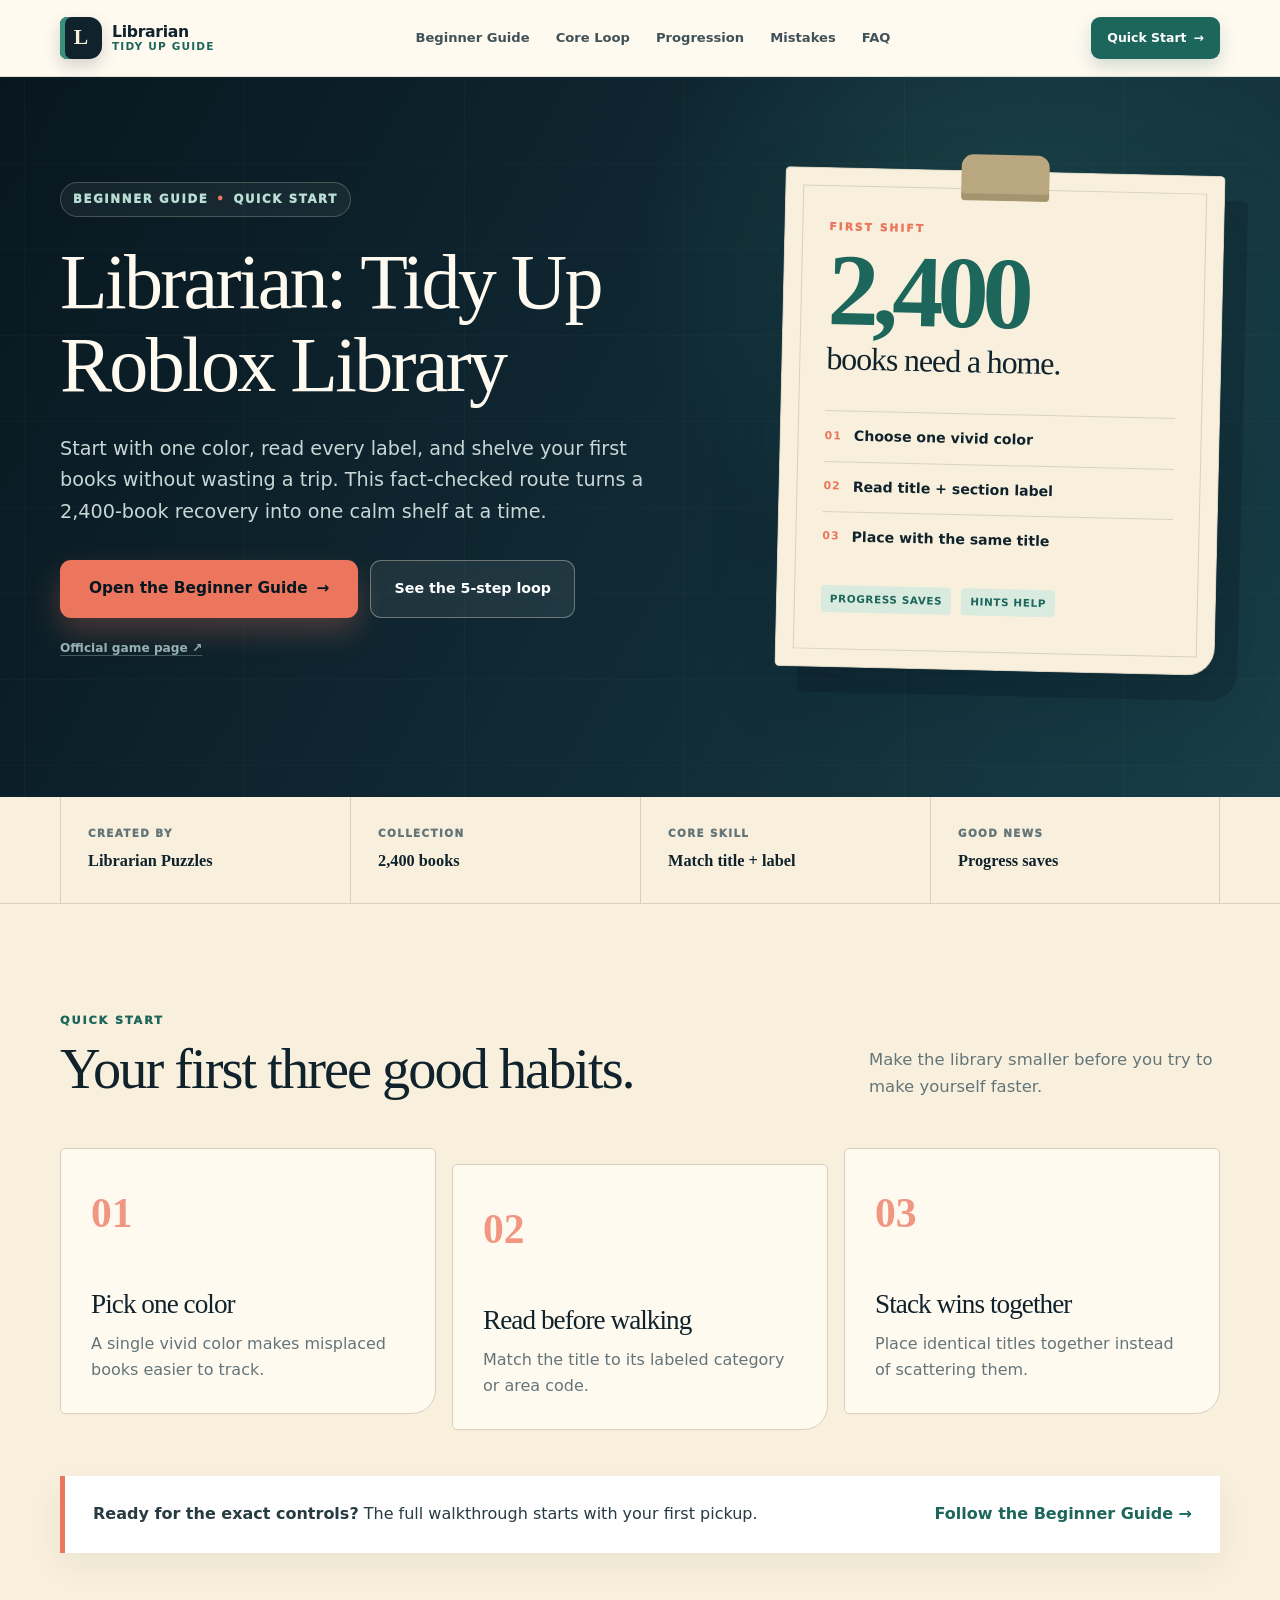
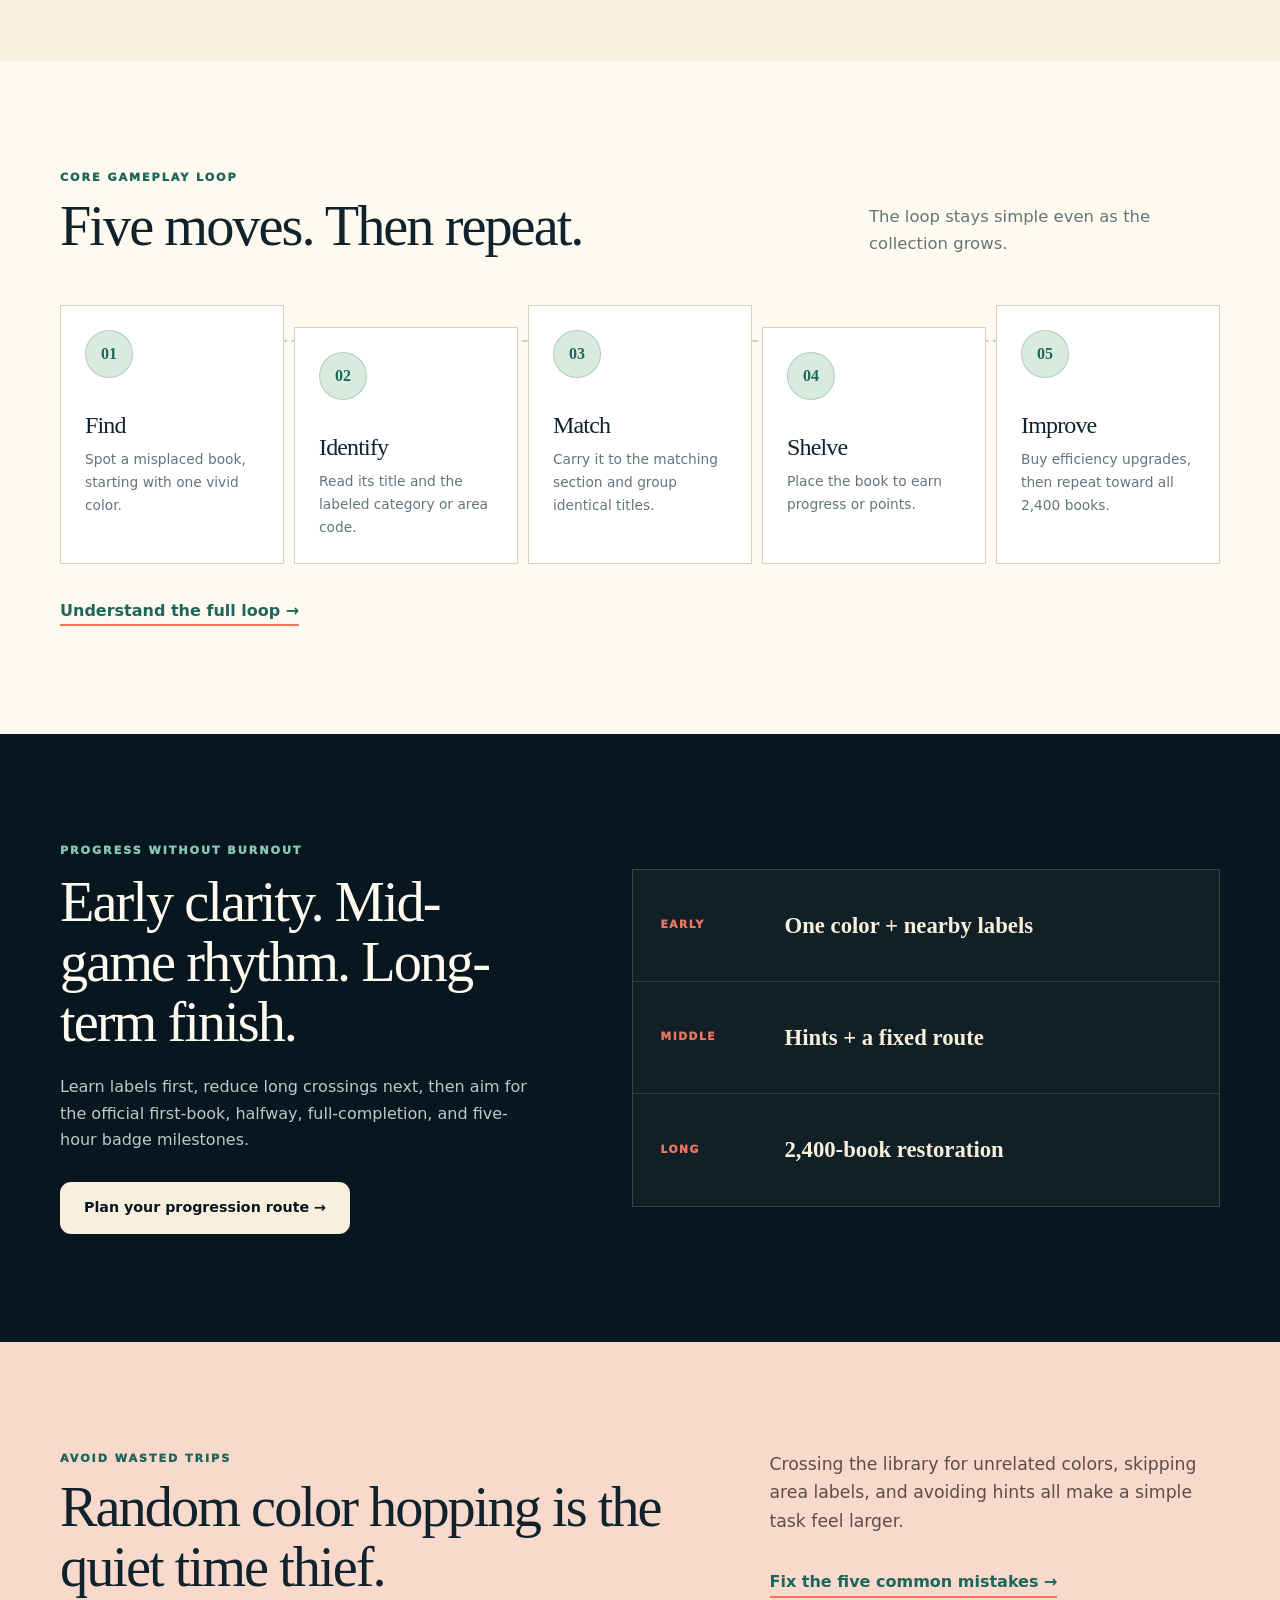
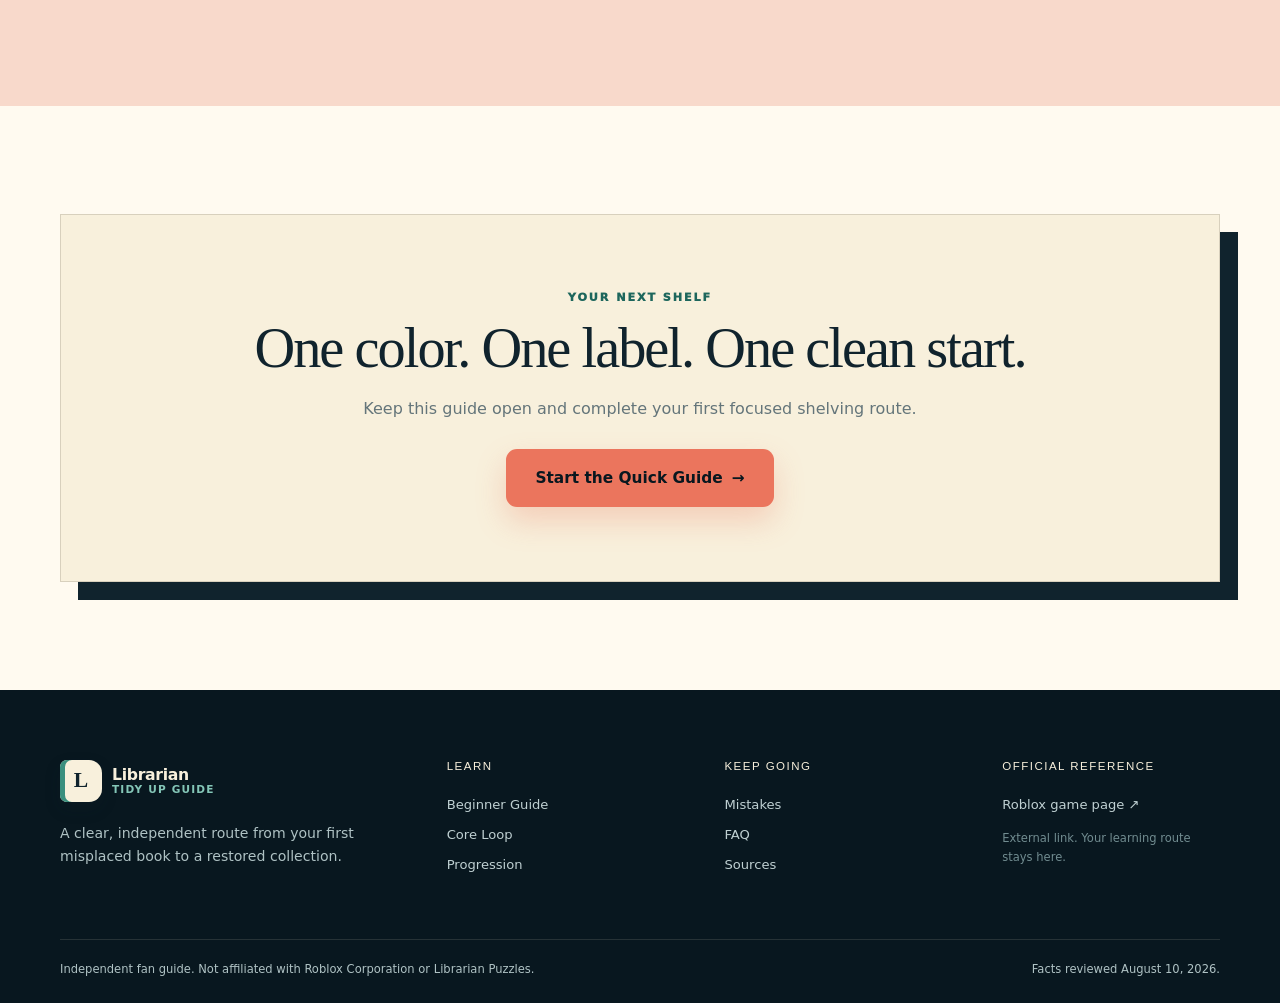
<file: index.html>
<!DOCTYPE html><html lang="en"><head><meta charSet="utf-8"/><meta name="viewport" content="width=device-width, initial-scale=1"/><link rel="stylesheet" href="/_next/static/chunks/10qy_v9~w3ccm.css" data-precedence="next"/><link rel="preload" as="script" fetchPriority="low" href="/_next/static/chunks/073r9zuz9wbr..js"/><script src="/_next/static/chunks/0d_bnoetq~tja.js" async=""></script><script src="/_next/static/chunks/0dl1hh89mxqnp.js" async=""></script><script src="/_next/static/chunks/0e4yp1qj1d.0r.js" async=""></script><script src="/_next/static/chunks/turbopack-0b3q3we2kxbbf.js" async=""></script><script src="/_next/static/chunks/0g_8g044s-wq-.js" async=""></script><script src="/_next/static/chunks/0u3iu.1m~e5.u.js" async=""></script><title>Beginner Guide &amp; Quick Start</title><meta name="description" content="A fact-checked beginner guide to Librarian: Tidy Up Roblox Library, with a fast first route, the book-shelving loop, progression tips, mistakes, and FAQ."/><meta name="application-name" content="Librarian: Tidy Up Roblox Library"/><meta name="robots" content="index, follow"/><meta name="category" content="game guide"/><link rel="canonical" href="https://librariantidyuprobloxlibrary.wiki/"/><meta property="og:title" content="Beginner Guide &amp; Quick Start"/><meta property="og:description" content="A fact-checked beginner guide to Librarian: Tidy Up Roblox Library, with a fast first route, the book-shelving loop, progression tips, mistakes, and FAQ."/><meta property="og:url" content="https://librariantidyuprobloxlibrary.wiki/"/><meta property="og:site_name" content="Librarian: Tidy Up Roblox Library"/><meta property="og:image" content="https://librariantidyuprobloxlibrary.wiki/og.png"/><meta property="og:image:width" content="1200"/><meta property="og:image:height" content="630"/><meta property="og:image:alt" content="Librarian: Tidy Up Roblox Library — Beginner Guide • Quick Start"/><meta property="og:type" content="website"/><meta name="twitter:card" content="summary_large_image"/><meta name="twitter:title" content="Beginner Guide &amp; Quick Start"/><meta name="twitter:description" content="A fact-checked beginner guide to Librarian: Tidy Up Roblox Library, with a fast first route, the book-shelving loop, progression tips, mistakes, and FAQ."/><meta name="twitter:image" content="https://librariantidyuprobloxlibrary.wiki/og.png"/><script src="/_next/static/chunks/03~yq9q893hmn.js" noModule=""></script></head><body><div hidden=""><!--$--><!--/$--></div><a class="skip-link" href="#main-content">Skip to content</a><script type="application/ld+json">{"@context":"https://schema.org","@type":"WebSite","name":"Librarian: Tidy Up Roblox Library","alternateName":"Librarian Guide","url":"https://librariantidyuprobloxlibrary.wiki","description":"A fact-checked beginner guide to Librarian: Tidy Up Roblox Library, with a fast first route, the book-shelving loop, progression tips, mistakes, and FAQ.","inLanguage":"en","isAccessibleForFree":true}</script><script type="application/ld+json">{"@context":"https://schema.org","@type":"VideoGame","name":"Librarian: Tidy Up Roblox Library","url":"https://www.roblox.com/games/139937995319383/Librarian-Tidy-Up-Roblox-Library","gamePlatform":"Roblox","applicationCategory":"Game","author":{"@type":"Organization","name":"Librarian Puzzles"},"description":"A library tidying game where a magical accident scatters 2,400 books and players restore the collection by matching misplaced books to labeled shelf sections."}</script><header class="site-header"><div class="shell nav-wrap"><a class="brand" aria-label="Librarian: Tidy Up Roblox Library home" href="/"><span class="brand-mark" aria-hidden="true">L</span><span class="brand-copy"><b>Librarian</b><small>Tidy Up Guide</small></span></a><nav aria-label="Main navigation"><a href="/beginner-guide/">Beginner Guide</a><a href="/gameplay/">Core Loop</a><a href="/progression/">Progression</a><a href="/mistakes/">Mistakes</a><a href="/faq/">FAQ</a></nav><a class="nav-start" href="/beginner-guide/">Quick Start <span aria-hidden="true">→</span></a></div></header><main id="main-content"><section class="home-hero"><div class="shelf-lines" aria-hidden="true"></div><div class="shell hero-grid"><div class="hero-copy"><div class="hero-label">Beginner Guide <span aria-hidden="true">•</span> Quick Start</div><h1>Librarian: Tidy Up Roblox Library</h1><p class="hero-lede">Start with one color, read every label, and shelve your first books without wasting a trip. This fact-checked route turns a 2,400-book recovery into one calm shelf at a time.</p><div class="hero-actions"><a class="button button--primary button--hero" href="/beginner-guide/">Open the Beginner Guide <span aria-hidden="true">→</span></a><a class="button button--secondary" href="/gameplay/">See the 5-step loop</a></div><a class="external-reference" href="https://www.roblox.com/games/139937995319383/Librarian-Tidy-Up-Roblox-Library" target="_blank" rel="noopener noreferrer">Official game page ↗</a></div><div class="return-cart" aria-label="Your first shift reading card"><div class="card-clip" aria-hidden="true"></div><p class="return-cart__stamp">FIRST SHIFT</p><p class="return-cart__number">2,400</p><h2>books need a home.</h2><ol><li><span>01</span> Choose one vivid color</li><li><span>02</span> Read title + section label</li><li><span>03</span> Place with the same title</li></ol><div class="return-cart__footer"><span>Progress saves</span><span>Hints help</span></div></div></div></section><section class="fact-strip" aria-label="Verified game facts"><div class="shell fact-grid"><div><span>Created by</span><strong>Librarian Puzzles</strong></div><div><span>Collection</span><strong>2,400 books</strong></div><div><span>Core skill</span><strong>Match title + label</strong></div><div><span>Good news</span><strong>Progress saves</strong></div></div></section><section class="section section--cream"><div class="shell"><div class="section-heading"><div><p class="eyebrow">Quick start</p><h2>Your first three good habits.</h2></div><p>Make the library smaller before you try to make yourself faster.</p></div><div class="habit-grid"><article><span>0<!-- -->1</span><h3>Pick one color</h3><p>A single vivid color makes misplaced books easier to track.</p></article><article><span>0<!-- -->2</span><h3>Read before walking</h3><p>Match the title to its labeled category or area code.</p></article><article><span>0<!-- -->3</span><h3>Stack wins together</h3><p>Place identical titles together instead of scattering them.</p></article></div><div class="inline-cta"><p><b>Ready for the exact controls?</b> The full walkthrough starts with your first pickup.</p><a href="/beginner-guide/">Follow the Beginner Guide →</a></div></div></section><section class="section loop-section"><div class="shell"><div class="section-heading"><div><p class="eyebrow">Core gameplay loop</p><h2>Five moves. Then repeat.</h2></div><p>The loop stays simple even as the collection grows.</p></div><div class="loop-track"><article><span>01</span><h3>Find</h3><p>Spot a misplaced book, starting with one vivid color.</p></article><article><span>02</span><h3>Identify</h3><p>Read its title and the labeled category or area code.</p></article><article><span>03</span><h3>Match</h3><p>Carry it to the matching section and group identical titles.</p></article><article><span>04</span><h3>Shelve</h3><p>Place the book to earn progress or points.</p></article><article><span>05</span><h3>Improve</h3><p>Buy efficiency upgrades, then repeat toward all 2,400 books.</p></article></div><a class="text-link" href="/gameplay/">Understand the full loop →</a></div></section><section class="section section--ink"><div class="shell route-split"><div><p class="eyebrow eyebrow--light">Progress without burnout</p><h2>Early clarity. Mid-game rhythm. Long-term finish.</h2><p>Learn labels first, reduce long crossings next, then aim for the official first-book, halfway, full-completion, and five-hour badge milestones.</p><a class="button button--paper" href="/progression/">Plan your progression route →</a></div><div class="route-ledger"><article><span>EARLY</span><strong>One color + nearby labels</strong></article><article><span>MIDDLE</span><strong>Hints + a fixed route</strong></article><article><span>LONG</span><strong>2,400-book restoration</strong></article></div></div></section><section class="section mistakes-preview"><div class="shell mistakes-split"><div><p class="eyebrow">Avoid wasted trips</p><h2>Random color hopping is the quiet time thief.</h2></div><div><p>Crossing the library for unrelated colors, skipping area labels, and avoiding hints all make a simple task feel larger.</p><a class="text-link" href="/mistakes/">Fix the five common mistakes →</a></div></div></section><section class="section final-cta"><div class="shell final-card"><p class="eyebrow">Your next shelf</p><h2>One color. One label. One clean start.</h2><p>Keep this guide open and complete your first focused shelving route.</p><a class="button button--primary button--hero" href="/beginner-guide/">Start the Quick Guide <span aria-hidden="true">→</span></a></div></section><!--$--><!--/$--></main><footer class="site-footer"><div class="shell footer-grid"><div class="footer-intro"><a class="brand brand--footer" href="/"><span class="brand-mark" aria-hidden="true">L</span><span class="brand-copy"><b>Librarian</b><small>Tidy Up Guide</small></span></a><p>A clear, independent route from your first misplaced book to a restored collection.</p></div><div><h2>Learn</h2><a href="/beginner-guide/">Beginner Guide</a><a href="/gameplay/">Core Loop</a><a href="/progression/">Progression</a></div><div><h2>Keep going</h2><a href="/mistakes/">Mistakes</a><a href="/faq/">FAQ</a><a href="/sources/">Sources</a></div><div><h2>Official reference</h2><a href="https://www.roblox.com/games/139937995319383/Librarian-Tidy-Up-Roblox-Library" target="_blank" rel="noopener noreferrer">Roblox game page ↗</a><p class="footer-note">External link. Your learning route stays here.</p></div></div><div class="shell footer-bottom"><p>Independent fan guide. Not affiliated with Roblox Corporation or Librarian Puzzles.</p><p>Facts reviewed <!-- -->August 10, 2026<!-- -->.</p></div></footer><script src="/_next/static/chunks/073r9zuz9wbr..js" id="_R_" async=""></script><script>(self.__next_f=self.__next_f||[]).push([0])</script><script>self.__next_f.push([1,"1:\"$Sreact.fragment\"\n2:I[18880,[\"/_next/static/chunks/0g_8g044s-wq-.js\",\"/_next/static/chunks/0u3iu.1m~e5.u.js\"],\"\"]\n3:I[42398,[\"/_next/static/chunks/0g_8g044s-wq-.js\",\"/_next/static/chunks/0u3iu.1m~e5.u.js\"],\"default\"]\n4:I[75004,[\"/_next/static/chunks/0g_8g044s-wq-.js\",\"/_next/static/chunks/0u3iu.1m~e5.u.js\"],\"default\"]\na:I[27042,[\"/_next/static/chunks/0g_8g044s-wq-.js\",\"/_next/static/chunks/0u3iu.1m~e5.u.js\"],\"default\",1]\n:HL[\"/_next/static/chunks/10qy_v9~w3ccm.css\",\"style\"]\n"])</script><script>self.__next_f.push([1,"0:{\"P\":null,\"c\":[\"\",\"\"],\"q\":\"\",\"i\":false,\"f\":[[[\"\",{\"children\":[\"__PAGE__\",{}]},\"$undefined\",\"$undefined\",16],[[\"$\",\"$1\",\"c\",{\"children\":[[[\"$\",\"link\",\"0\",{\"rel\":\"stylesheet\",\"href\":\"/_next/static/chunks/10qy_v9~w3ccm.css\",\"precedence\":\"next\",\"crossOrigin\":\"$undefined\",\"nonce\":\"$undefined\"}],[\"$\",\"script\",\"script-0\",{\"src\":\"/_next/static/chunks/0g_8g044s-wq-.js\",\"async\":true,\"nonce\":\"$undefined\"}],[\"$\",\"script\",\"script-1\",{\"src\":\"/_next/static/chunks/0u3iu.1m~e5.u.js\",\"async\":true,\"nonce\":\"$undefined\"}]],[\"$\",\"html\",null,{\"lang\":\"en\",\"children\":[\"$\",\"body\",null,{\"children\":[[\"$\",\"a\",null,{\"className\":\"skip-link\",\"href\":\"#main-content\",\"children\":\"Skip to content\"}],[\"$\",\"script\",null,{\"type\":\"application/ld+json\",\"dangerouslySetInnerHTML\":{\"__html\":\"{\\\"@context\\\":\\\"https://schema.org\\\",\\\"@type\\\":\\\"WebSite\\\",\\\"name\\\":\\\"Librarian: Tidy Up Roblox Library\\\",\\\"alternateName\\\":\\\"Librarian Guide\\\",\\\"url\\\":\\\"https://librariantidyuprobloxlibrary.wiki\\\",\\\"description\\\":\\\"A fact-checked beginner guide to Librarian: Tidy Up Roblox Library, with a fast first route, the book-shelving loop, progression tips, mistakes, and FAQ.\\\",\\\"inLanguage\\\":\\\"en\\\",\\\"isAccessibleForFree\\\":true}\"}}],[\"$\",\"script\",null,{\"type\":\"application/ld+json\",\"dangerouslySetInnerHTML\":{\"__html\":\"{\\\"@context\\\":\\\"https://schema.org\\\",\\\"@type\\\":\\\"VideoGame\\\",\\\"name\\\":\\\"Librarian: Tidy Up Roblox Library\\\",\\\"url\\\":\\\"https://www.roblox.com/games/139937995319383/Librarian-Tidy-Up-Roblox-Library\\\",\\\"gamePlatform\\\":\\\"Roblox\\\",\\\"applicationCategory\\\":\\\"Game\\\",\\\"author\\\":{\\\"@type\\\":\\\"Organization\\\",\\\"name\\\":\\\"Librarian Puzzles\\\"},\\\"description\\\":\\\"A library tidying game where a magical accident scatters 2,400 books and players restore the collection by matching misplaced books to labeled shelf sections.\\\"}\"}}],[\"$\",\"header\",null,{\"className\":\"site-header\",\"children\":[\"$\",\"div\",null,{\"className\":\"shell nav-wrap\",\"children\":[[\"$\",\"$L2\",null,{\"className\":\"brand\",\"href\":\"/\",\"aria-label\":\"Librarian: Tidy Up Roblox Library home\",\"children\":[[\"$\",\"span\",null,{\"className\":\"brand-mark\",\"aria-hidden\":\"true\",\"children\":\"L\"}],[\"$\",\"span\",null,{\"className\":\"brand-copy\",\"children\":[[\"$\",\"b\",null,{\"children\":\"Librarian\"}],[\"$\",\"small\",null,{\"children\":\"Tidy Up Guide\"}]]}]]}],[\"$\",\"nav\",null,{\"aria-label\":\"Main navigation\",\"children\":[[\"$\",\"$L2\",\"/beginner-guide\",{\"href\":\"/beginner-guide\",\"children\":\"Beginner Guide\"}],[\"$\",\"$L2\",\"/gameplay\",{\"href\":\"/gameplay\",\"children\":\"Core Loop\"}],[\"$\",\"$L2\",\"/progression\",{\"href\":\"/progression\",\"children\":\"Progression\"}],[\"$\",\"$L2\",\"/mistakes\",{\"href\":\"/mistakes\",\"children\":\"Mistakes\"}],[\"$\",\"$L2\",\"/faq\",{\"href\":\"/faq\",\"children\":\"FAQ\"}]]}],[\"$\",\"$L2\",null,{\"className\":\"nav-start\",\"href\":\"/beginner-guide\",\"children\":[\"Quick Start \",[\"$\",\"span\",null,{\"aria-hidden\":\"true\",\"children\":\"→\"}]]}]]}]}],[\"$\",\"main\",null,{\"id\":\"main-content\",\"children\":[\"$\",\"$L3\",null,{\"parallelRouterKey\":\"children\",\"error\":\"$undefined\",\"errorStyles\":\"$undefined\",\"errorScripts\":\"$undefined\",\"template\":[\"$\",\"$L4\",null,{}],\"templateStyles\":\"$undefined\",\"templateScripts\":\"$undefined\",\"notFound\":[[\"$\",\"section\",null,{\"className\":\"section\",\"children\":[\"$\",\"div\",null,{\"className\":\"shell final-card\",\"children\":[[\"$\",\"p\",null,{\"className\":\"eyebrow\",\"children\":\"Wrong shelf\"}],[\"$\",\"h1\",null,{\"children\":\"That guide card is missing.\"}],[\"$\",\"p\",null,{\"children\":\"Return to the beginner route and keep shelving.\"}],[\"$\",\"$L2\",null,{\"className\":\"button button--primary\",\"href\":\"/beginner-guide\",\"children\":\"Open Beginner Guide →\"}]]}]}],[]],\"forbidden\":\"$undefined\",\"unauthorized\":\"$undefined\"}]}],[\"$\",\"footer\",null,{\"className\":\"site-footer\",\"children\":[[\"$\",\"div\",null,{\"className\":\"shell footer-grid\",\"children\":[[\"$\",\"div\",null,{\"className\":\"footer-intro\",\"children\":[[\"$\",\"$L2\",null,{\"className\":\"brand brand--footer\",\"href\":\"/\",\"children\":[[\"$\",\"span\",null,{\"className\":\"brand-mark\",\"aria-hidden\":\"true\",\"children\":\"L\"}],[\"$\",\"span\",null,{\"className\":\"brand-copy\",\"children\":[[\"$\",\"b\",null,{\"children\":\"Librarian\"}],[\"$\",\"small\",null,{\"children\":\"Tidy Up Guide\"}]]}]]}],[\"$\",\"p\",null,{\"children\":\"A clear, independent route from your first misplaced book to a restored collection.\"}]]}],[\"$\",\"div\",null,{\"children\":[[\"$\",\"h2\",null,{\"children\":\"Learn\"}],[[\"$\",\"$L2\",\"/beginner-guide\",{\"href\":\"/beginner-guide\",\"children\":\"Beginner Guide\"}],[\"$\",\"$L2\",\"/gameplay\",{\"href\":\"/gameplay\",\"children\":\"Core Loop\"}],[\"$\",\"$L2\",\"/progression\",{\"href\":\"/progression\",\"children\":\"Progression\"}]]]}],[\"$\",\"div\",null,{\"children\":[[\"$\",\"h2\",null,{\"children\":\"Keep going\"}],[[\"$\",\"$L2\",\"/mistakes\",{\"href\":\"/mistakes\",\"children\":\"Mistakes\"}],[\"$\",\"$L2\",\"/faq\",{\"href\":\"/faq\",\"children\":\"FAQ\"}]],\"$L5\"]}],\"$L6\"]}],\"$L7\"]}]]}]}]]}],{\"children\":[\"$L8\",{},null,false,null]},null,false,null],\"$L9\",false]],\"m\":\"$undefined\",\"G\":[\"$a\",[\"$Lb\"]],\"S\":true,\"h\":null,\"s\":\"$undefined\",\"l\":\"$undefined\",\"p\":\"$undefined\",\"d\":\"$undefined\",\"b\":\"JP_Er7gaStZeEABxVbXoh\"}\n"])</script><script>self.__next_f.push([1,"12:I[15286,[\"/_next/static/chunks/0g_8g044s-wq-.js\",\"/_next/static/chunks/0u3iu.1m~e5.u.js\"],\"ViewportBoundary\"]\n14:I[15286,[\"/_next/static/chunks/0g_8g044s-wq-.js\",\"/_next/static/chunks/0u3iu.1m~e5.u.js\"],\"MetadataBoundary\"]\n15:\"$Sreact.suspense\"\n5:[\"$\",\"$L2\",null,{\"href\":\"/sources\",\"children\":\"Sources\"}]\n6:[\"$\",\"div\",null,{\"children\":[[\"$\",\"h2\",null,{\"children\":\"Official reference\"}],[\"$\",\"a\",null,{\"href\":\"https://www.roblox.com/games/139937995319383/Librarian-Tidy-Up-Roblox-Library\",\"target\":\"_blank\",\"rel\":\"noopener noreferrer\",\"children\":\"Roblox game page ↗\"}],[\"$\",\"p\",null,{\"className\":\"footer-note\",\"children\":\"External link. Your learning route stays here.\"}]]}]\n7:[\"$\",\"div\",null,{\"className\":\"shell footer-bottom\",\"children\":[[\"$\",\"p\",null,{\"children\":\"Independent fan guide. Not affiliated with Roblox Corporation or Librarian Puzzles.\"}],[\"$\",\"p\",null,{\"children\":[\"Facts reviewed \",\"August 10, 2026\",\".\"]}]]}]\n"])</script><script>self.__next_f.push([1,"8:[\"$\",\"$1\",\"c\",{\"children\":[[[\"$\",\"section\",null,{\"className\":\"home-hero\",\"children\":[[\"$\",\"div\",null,{\"className\":\"shelf-lines\",\"aria-hidden\":\"true\"}],[\"$\",\"div\",null,{\"className\":\"shell hero-grid\",\"children\":[[\"$\",\"div\",null,{\"className\":\"hero-copy\",\"children\":[[\"$\",\"div\",null,{\"className\":\"hero-label\",\"children\":[\"Beginner Guide \",[\"$\",\"span\",null,{\"aria-hidden\":\"true\",\"children\":\"•\"}],\" Quick Start\"]}],[\"$\",\"h1\",null,{\"children\":\"Librarian: Tidy Up Roblox Library\"}],[\"$\",\"p\",null,{\"className\":\"hero-lede\",\"children\":\"Start with one color, read every label, and shelve your first books without wasting a trip. This fact-checked route turns a 2,400-book recovery into one calm shelf at a time.\"}],[\"$\",\"div\",null,{\"className\":\"hero-actions\",\"children\":[[\"$\",\"$L2\",null,{\"className\":\"button button--primary button--hero\",\"href\":\"/beginner-guide\",\"children\":[\"Open the Beginner Guide \",[\"$\",\"span\",null,{\"aria-hidden\":\"true\",\"children\":\"→\"}]]}],[\"$\",\"$L2\",null,{\"className\":\"button button--secondary\",\"href\":\"/gameplay\",\"children\":\"See the 5-step loop\"}]]}],[\"$\",\"a\",null,{\"className\":\"external-reference\",\"href\":\"https://www.roblox.com/games/139937995319383/Librarian-Tidy-Up-Roblox-Library\",\"target\":\"_blank\",\"rel\":\"noopener noreferrer\",\"children\":\"Official game page ↗\"}]]}],[\"$\",\"div\",null,{\"className\":\"return-cart\",\"aria-label\":\"Your first shift reading card\",\"children\":[[\"$\",\"div\",null,{\"className\":\"card-clip\",\"aria-hidden\":\"true\"}],[\"$\",\"p\",null,{\"className\":\"return-cart__stamp\",\"children\":\"FIRST SHIFT\"}],[\"$\",\"p\",null,{\"className\":\"return-cart__number\",\"children\":\"2,400\"}],[\"$\",\"h2\",null,{\"children\":\"books need a home.\"}],[\"$\",\"ol\",null,{\"children\":[[\"$\",\"li\",null,{\"children\":[[\"$\",\"span\",null,{\"children\":\"01\"}],\" Choose one vivid color\"]}],[\"$\",\"li\",null,{\"children\":[[\"$\",\"span\",null,{\"children\":\"02\"}],\" Read title + section label\"]}],[\"$\",\"li\",null,{\"children\":[[\"$\",\"span\",null,{\"children\":\"03\"}],\" Place with the same title\"]}]]}],[\"$\",\"div\",null,{\"className\":\"return-cart__footer\",\"children\":[[\"$\",\"span\",null,{\"children\":\"Progress saves\"}],[\"$\",\"span\",null,{\"children\":\"Hints help\"}]]}]]}]]}]]}],[\"$\",\"section\",null,{\"className\":\"fact-strip\",\"aria-label\":\"Verified game facts\",\"children\":[\"$\",\"div\",null,{\"className\":\"shell fact-grid\",\"children\":[[\"$\",\"div\",null,{\"children\":[[\"$\",\"span\",null,{\"children\":\"Created by\"}],[\"$\",\"strong\",null,{\"children\":\"Librarian Puzzles\"}]]}],[\"$\",\"div\",null,{\"children\":[[\"$\",\"span\",null,{\"children\":\"Collection\"}],[\"$\",\"strong\",null,{\"children\":\"2,400 books\"}]]}],[\"$\",\"div\",null,{\"children\":[[\"$\",\"span\",null,{\"children\":\"Core skill\"}],[\"$\",\"strong\",null,{\"children\":\"Match title + label\"}]]}],[\"$\",\"div\",null,{\"children\":[[\"$\",\"span\",null,{\"children\":\"Good news\"}],[\"$\",\"strong\",null,{\"children\":\"Progress saves\"}]]}]]}]}],[\"$\",\"section\",null,{\"className\":\"section section--cream\",\"children\":[\"$\",\"div\",null,{\"className\":\"shell\",\"children\":[[\"$\",\"div\",null,{\"className\":\"section-heading\",\"children\":[[\"$\",\"div\",null,{\"children\":[[\"$\",\"p\",null,{\"className\":\"eyebrow\",\"children\":\"Quick start\"}],[\"$\",\"h2\",null,{\"children\":\"Your first three good habits.\"}]]}],[\"$\",\"p\",null,{\"children\":\"Make the library smaller before you try to make yourself faster.\"}]]}],[\"$\",\"div\",null,{\"className\":\"habit-grid\",\"children\":[[\"$\",\"article\",\"Pick one color\",{\"children\":[[\"$\",\"span\",null,{\"children\":[\"0\",1]}],[\"$\",\"h3\",null,{\"children\":\"Pick one color\"}],[\"$\",\"p\",null,{\"children\":\"A single vivid color makes misplaced books easier to track.\"}]]}],[\"$\",\"article\",\"Read before walking\",{\"children\":[[\"$\",\"span\",null,{\"children\":[\"0\",2]}],[\"$\",\"h3\",null,{\"children\":\"Read before walking\"}],[\"$\",\"p\",null,{\"children\":\"Match the title to its labeled category or area code.\"}]]}],[\"$\",\"article\",\"Stack wins together\",{\"children\":[[\"$\",\"span\",null,{\"children\":[\"0\",3]}],[\"$\",\"h3\",null,{\"children\":\"Stack wins together\"}],[\"$\",\"p\",null,{\"children\":\"Place identical titles together instead of scattering them.\"}]]}]]}],[\"$\",\"div\",null,{\"className\":\"inline-cta\",\"children\":[[\"$\",\"p\",null,{\"children\":[[\"$\",\"b\",null,{\"children\":\"Ready for the exact controls?\"}],\" The full walkthrough starts with your first pickup.\"]}],[\"$\",\"$L2\",null,{\"href\":\"/beginner-guide\",\"children\":\"Follow the Beginner Guide →\"}]]}]]}]}],[\"$\",\"section\",null,{\"className\":\"section loop-section\",\"children\":[\"$\",\"div\",null,{\"className\":\"shell\",\"children\":[[\"$\",\"div\",null,{\"className\":\"section-heading\",\"children\":[[\"$\",\"div\",null,{\"children\":[[\"$\",\"p\",null,{\"className\":\"eyebrow\",\"children\":\"Core gameplay loop\"}],[\"$\",\"h2\",null,{\"children\":\"Five moves. Then repeat.\"}]]}],[\"$\",\"p\",null,{\"children\":\"The loop stays simple even as the collection grows.\"}]]}],\"$Lc\",\"$Ld\"]}]}],\"$Le\",\"$Lf\",\"$L10\"],null,\"$L11\"]}]\n"])</script><script>self.__next_f.push([1,"9:[\"$\",\"$1\",\"h\",{\"children\":[null,[\"$\",\"$L12\",null,{\"children\":\"$L13\"}],[\"$\",\"div\",null,{\"hidden\":true,\"children\":[\"$\",\"$L14\",null,{\"children\":[\"$\",\"$15\",null,{\"name\":\"Next.Metadata\",\"children\":\"$L16\"}]}]}],null]}]\nb:[\"$\",\"link\",\"0\",{\"rel\":\"stylesheet\",\"href\":\"/_next/static/chunks/10qy_v9~w3ccm.css\",\"precedence\":\"next\",\"crossOrigin\":\"$undefined\",\"nonce\":\"$undefined\"}]\n"])</script><script>self.__next_f.push([1,"17:I[15286,[\"/_next/static/chunks/0g_8g044s-wq-.js\",\"/_next/static/chunks/0u3iu.1m~e5.u.js\"],\"OutletBoundary\"]\nc:[\"$\",\"div\",null,{\"className\":\"loop-track\",\"children\":[[\"$\",\"article\",\"01\",{\"children\":[[\"$\",\"span\",null,{\"children\":\"01\"}],[\"$\",\"h3\",null,{\"children\":\"Find\"}],[\"$\",\"p\",null,{\"children\":\"Spot a misplaced book, starting with one vivid color.\"}]]}],[\"$\",\"article\",\"02\",{\"children\":[[\"$\",\"span\",null,{\"children\":\"02\"}],[\"$\",\"h3\",null,{\"children\":\"Identify\"}],[\"$\",\"p\",null,{\"children\":\"Read its title and the labeled category or area code.\"}]]}],[\"$\",\"article\",\"03\",{\"children\":[[\"$\",\"span\",null,{\"children\":\"03\"}],[\"$\",\"h3\",null,{\"children\":\"Match\"}],[\"$\",\"p\",null,{\"children\":\"Carry it to the matching section and group identical titles.\"}]]}],[\"$\",\"article\",\"04\",{\"children\":[[\"$\",\"span\",null,{\"children\":\"04\"}],[\"$\",\"h3\",null,{\"children\":\"Shelve\"}],[\"$\",\"p\",null,{\"children\":\"Place the book to earn progress or points.\"}]]}],[\"$\",\"article\",\"05\",{\"children\":[[\"$\",\"span\",null,{\"children\":\"05\"}],[\"$\",\"h3\",null,{\"children\":\"Improve\"}],[\"$\",\"p\",null,{\"children\":\"Buy efficiency upgrades, then repeat toward all 2,400 books.\"}]]}]]}]\nd:[\"$\",\"$L2\",null,{\"className\":\"text-link\",\"href\":\"/gameplay\",\"children\":\"Understand the full loop →\"}]\ne:[\"$\",\"section\",null,{\"className\":\"section section--ink\",\"children\":[\"$\",\"div\",null,{\"className\":\"shell route-split\",\"children\":[[\"$\",\"div\",null,{\"children\":[[\"$\",\"p\",null,{\"className\":\"eyebrow eyebrow--light\",\"children\":\"Progress without burnout\"}],[\"$\",\"h2\",null,{\"children\":\"Early clarity. Mid-game rhythm. Long-term finish.\"}],[\"$\",\"p\",null,{\"children\":\"Learn labels first, reduce long crossings next, then aim for the official first-book, halfway, full-completion, and five-hour badge milestones.\"}],[\"$\",\"$L2\",null,{\"className\":\"button button--paper\",\"href\":\"/progression\",\"children\":\"Plan your progression route →\"}]]}],[\"$\",\"div\",null,{\"className\":\"route-ledger\",\"children\":[[\"$\",\"article\",null,{\"children\":[[\"$\",\"span\",null,{\"children\":\"EARLY\"}],[\"$\",\"strong\",null,{\"children\":\"One color + nearby labels\"}]]}],[\"$\",\"article\",null,{\"children\":[[\"$\",\"span\",null,{\"children\":\"MIDDLE\"}],[\"$\",\"strong\",null,{\"children\":\"Hints + a fixed route\"}]]}],[\"$\",\"article\",null,{\"children\":[[\"$\",\"span\",null,{\"children\":\"LONG\"}],[\"$\",\"strong\",null,{\"children\":\"2,400-book restoration\"}]]}]]}]]}]}]\nf:[\"$\",\"section\",null,{\"className\":\"section mistakes-preview\",\"children\":[\"$\",\"div\",null,{\"className\":\"shell mistakes-split\",\"children\":[[\"$\",\"div\",null,{\"children\":[[\"$\",\"p\",null,{\"className\":\"eyebrow\",\"children\":\"Avoid wasted trips\"}],[\"$\",\"h2\",null,{\"children\":\"Random color hopping is the quiet time thief.\"}]]}],[\"$\",\"div\",null,{\"children\":[[\"$\",\"p\",null,{\"children\":\"Crossing the library for unrelated colors, skipping area labels, and avoiding hints all make a simple task feel larger.\"}],[\"$\",\"$L2\",null,{\"className\":\"text-link\",\"href\":\"/mistakes\",\"children\":\"Fix the five common mistakes →\"}]]}]]}]}]\n10:[\"$\",\"section\",null,{\"className\":\"section final-cta\",\"children\":[\"$\",\"div\",null,{\"className\":\"shell final-card\",\"children\":[[\"$\",\"p\",null,{\"className\":\"eyebrow\",\"children\":\"Your next shelf\"}],[\"$\",\"h2\",null,{\"children\":\"One color. One label. One clean start.\"}],[\"$\",\"p\",null,{\"children\":\"Keep this guide open and complete your first focused shelving route.\"}],[\"$\",\"$L2\",null,{\"className\":\"button button--primary button--hero\",\"href\":\"/beginner-guide\",\"children\":[\"Start the Quick Guide \",[\"$\",\"span\",null,{\"aria-hidden\":\"true\",\"children\":\"→\"}]]}]]}]}]\n11:[\"$\",\"$L17\",null,{\"children\":[\"$\",\"$15\",null,{\"name\":\"Next.MetadataOutlet\",\"children\":\"$@18\"}]}]\n"])</script><script>self.__next_f.push([1,"13:[[\"$\",\"meta\",\"0\",{\"charSet\":\"utf-8\"}],[\"$\",\"meta\",\"1\",{\"name\":\"viewport\",\"content\":\"width=device-width, initial-scale=1\"}]]\n"])</script><script>self.__next_f.push([1,"16:[[\"$\",\"title\",\"0\",{\"children\":\"Beginner Guide \u0026 Quick Start\"}],[\"$\",\"meta\",\"1\",{\"name\":\"description\",\"content\":\"A fact-checked beginner guide to Librarian: Tidy Up Roblox Library, with a fast first route, the book-shelving loop, progression tips, mistakes, and FAQ.\"}],[\"$\",\"meta\",\"2\",{\"name\":\"application-name\",\"content\":\"Librarian: Tidy Up Roblox Library\"}],[\"$\",\"meta\",\"3\",{\"name\":\"robots\",\"content\":\"index, follow\"}],[\"$\",\"meta\",\"4\",{\"name\":\"category\",\"content\":\"game guide\"}],[\"$\",\"link\",\"5\",{\"rel\":\"canonical\",\"href\":\"https://librariantidyuprobloxlibrary.wiki/\"}],[\"$\",\"meta\",\"6\",{\"property\":\"og:title\",\"content\":\"Beginner Guide \u0026 Quick Start\"}],[\"$\",\"meta\",\"7\",{\"property\":\"og:description\",\"content\":\"A fact-checked beginner guide to Librarian: Tidy Up Roblox Library, with a fast first route, the book-shelving loop, progression tips, mistakes, and FAQ.\"}],[\"$\",\"meta\",\"8\",{\"property\":\"og:url\",\"content\":\"https://librariantidyuprobloxlibrary.wiki/\"}],[\"$\",\"meta\",\"9\",{\"property\":\"og:site_name\",\"content\":\"Librarian: Tidy Up Roblox Library\"}],[\"$\",\"meta\",\"10\",{\"property\":\"og:image\",\"content\":\"https://librariantidyuprobloxlibrary.wiki/og.png\"}],[\"$\",\"meta\",\"11\",{\"property\":\"og:image:width\",\"content\":\"1200\"}],[\"$\",\"meta\",\"12\",{\"property\":\"og:image:height\",\"content\":\"630\"}],[\"$\",\"meta\",\"13\",{\"property\":\"og:image:alt\",\"content\":\"Librarian: Tidy Up Roblox Library — Beginner Guide • Quick Start\"}],[\"$\",\"meta\",\"14\",{\"property\":\"og:type\",\"content\":\"website\"}],[\"$\",\"meta\",\"15\",{\"name\":\"twitter:card\",\"content\":\"summary_large_image\"}],[\"$\",\"meta\",\"16\",{\"name\":\"twitter:title\",\"content\":\"Beginner Guide \u0026 Quick Start\"}],[\"$\",\"meta\",\"17\",{\"name\":\"twitter:description\",\"content\":\"A fact-checked beginner guide to Librarian: Tidy Up Roblox Library, with a fast first route, the book-shelving loop, progression tips, mistakes, and FAQ.\"}],[\"$\",\"meta\",\"18\",{\"name\":\"twitter:image\",\"content\":\"https://librariantidyuprobloxlibrary.wiki/og.png\"}]]\n"])</script><script>self.__next_f.push([1,"18:null\n"])</script>  <!-- adsterra-code-handoff:artifact-runtime:start -->
  <script type="module" src="/adsterra/runtime.js" data-adsterra-artifact-runtime data-global-fallback="true"></script>
  <!-- adsterra-code-handoff:artifact-runtime:end -->
</body></html>
</file>
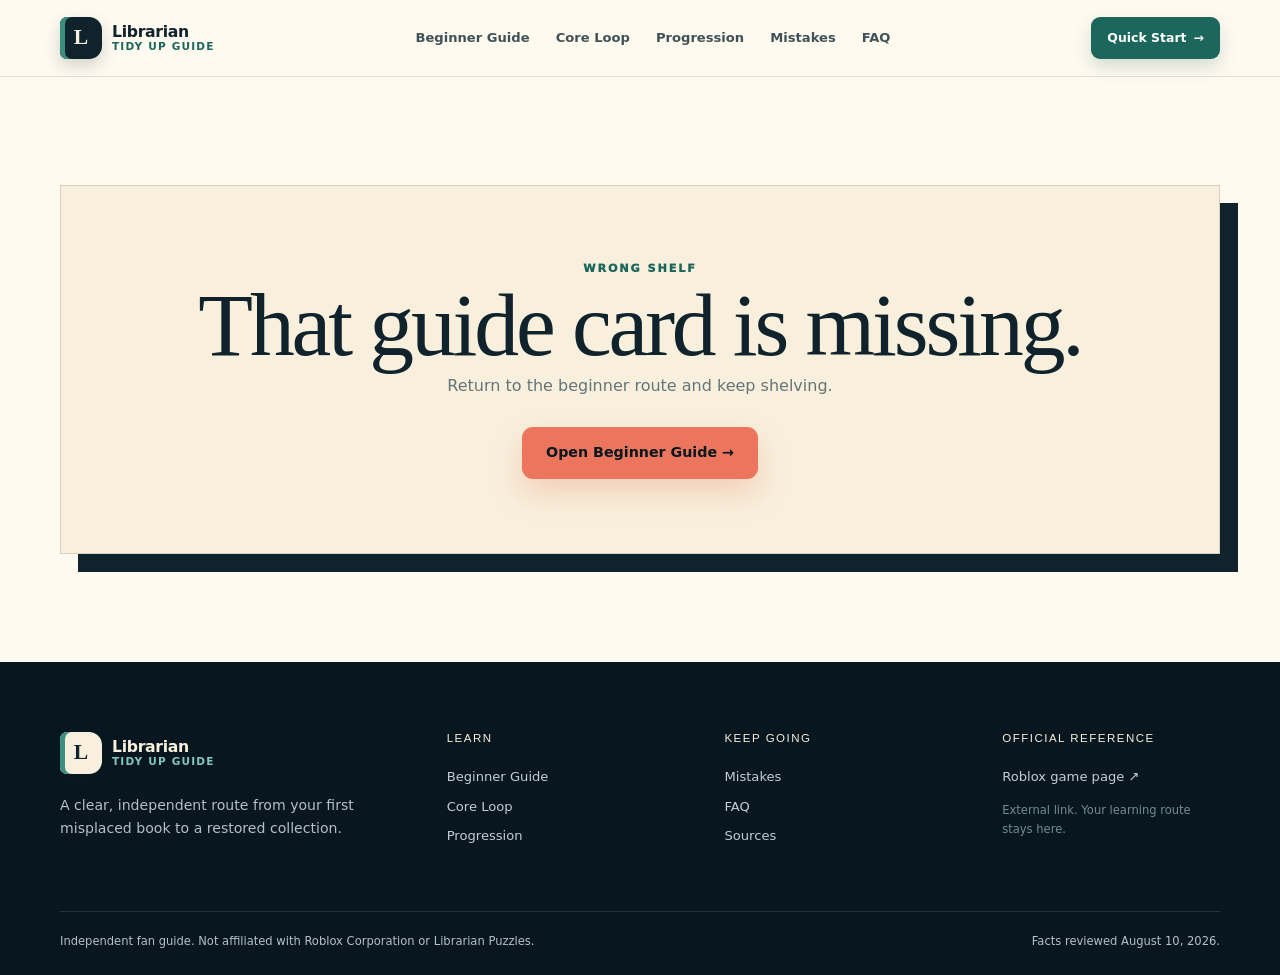
<file: 404/index.html>
<!DOCTYPE html><html lang="en"><head><meta charSet="utf-8"/><meta name="viewport" content="width=device-width, initial-scale=1"/><link rel="stylesheet" href="/_next/static/chunks/10qy_v9~w3ccm.css" data-precedence="next"/><link rel="preload" as="script" fetchPriority="low" href="/_next/static/chunks/073r9zuz9wbr..js"/><script src="/_next/static/chunks/0d_bnoetq~tja.js" async=""></script><script src="/_next/static/chunks/0dl1hh89mxqnp.js" async=""></script><script src="/_next/static/chunks/0e4yp1qj1d.0r.js" async=""></script><script src="/_next/static/chunks/turbopack-0b3q3we2kxbbf.js" async=""></script><script src="/_next/static/chunks/0g_8g044s-wq-.js" async=""></script><script src="/_next/static/chunks/0u3iu.1m~e5.u.js" async=""></script><meta name="robots" content="noindex"/><title>Librarian: Tidy Up Roblox Library Beginner Guide</title><meta name="description" content="A fact-checked beginner guide to Librarian: Tidy Up Roblox Library, with a fast first route, the book-shelving loop, progression tips, mistakes, and FAQ."/><meta name="application-name" content="Librarian: Tidy Up Roblox Library"/><meta name="robots" content="index, follow"/><meta name="category" content="game guide"/><meta property="og:title" content="Librarian: Tidy Up Roblox Library Beginner Guide"/><meta property="og:description" content="A fact-checked beginner guide to Librarian: Tidy Up Roblox Library, with a fast first route, the book-shelving loop, progression tips, mistakes, and FAQ."/><meta property="og:url" content="https://librariantidyuprobloxlibrary.wiki/"/><meta property="og:site_name" content="Librarian: Tidy Up Roblox Library"/><meta property="og:image" content="https://librariantidyuprobloxlibrary.wiki/og.png"/><meta property="og:image:width" content="1200"/><meta property="og:image:height" content="630"/><meta property="og:image:alt" content="Librarian: Tidy Up Roblox Library — Beginner Guide • Quick Start"/><meta property="og:type" content="website"/><meta name="twitter:card" content="summary_large_image"/><meta name="twitter:title" content="Librarian: Tidy Up Roblox Library Beginner Guide"/><meta name="twitter:description" content="A fact-checked beginner guide to Librarian: Tidy Up Roblox Library, with a fast first route, the book-shelving loop, progression tips, mistakes, and FAQ."/><meta name="twitter:image" content="https://librariantidyuprobloxlibrary.wiki/og.png"/><script src="/_next/static/chunks/03~yq9q893hmn.js" noModule=""></script></head><body><div hidden=""><!--$--><!--/$--></div><a class="skip-link" href="#main-content">Skip to content</a><script type="application/ld+json">{"@context":"https://schema.org","@type":"WebSite","name":"Librarian: Tidy Up Roblox Library","alternateName":"Librarian Guide","url":"https://librariantidyuprobloxlibrary.wiki","description":"A fact-checked beginner guide to Librarian: Tidy Up Roblox Library, with a fast first route, the book-shelving loop, progression tips, mistakes, and FAQ.","inLanguage":"en","isAccessibleForFree":true}</script><script type="application/ld+json">{"@context":"https://schema.org","@type":"VideoGame","name":"Librarian: Tidy Up Roblox Library","url":"https://www.roblox.com/games/139937995319383/Librarian-Tidy-Up-Roblox-Library","gamePlatform":"Roblox","applicationCategory":"Game","author":{"@type":"Organization","name":"Librarian Puzzles"},"description":"A library tidying game where a magical accident scatters 2,400 books and players restore the collection by matching misplaced books to labeled shelf sections."}</script><header class="site-header"><div class="shell nav-wrap"><a class="brand" aria-label="Librarian: Tidy Up Roblox Library home" href="/"><span class="brand-mark" aria-hidden="true">L</span><span class="brand-copy"><b>Librarian</b><small>Tidy Up Guide</small></span></a><nav aria-label="Main navigation"><a href="/beginner-guide/">Beginner Guide</a><a href="/gameplay/">Core Loop</a><a href="/progression/">Progression</a><a href="/mistakes/">Mistakes</a><a href="/faq/">FAQ</a></nav><a class="nav-start" href="/beginner-guide/">Quick Start <span aria-hidden="true">→</span></a></div></header><main id="main-content"><section class="section"><div class="shell final-card"><p class="eyebrow">Wrong shelf</p><h1>That guide card is missing.</h1><p>Return to the beginner route and keep shelving.</p><a class="button button--primary" href="/beginner-guide/">Open Beginner Guide →</a></div></section><!--$--><!--/$--></main><footer class="site-footer"><div class="shell footer-grid"><div class="footer-intro"><a class="brand brand--footer" href="/"><span class="brand-mark" aria-hidden="true">L</span><span class="brand-copy"><b>Librarian</b><small>Tidy Up Guide</small></span></a><p>A clear, independent route from your first misplaced book to a restored collection.</p></div><div><h2>Learn</h2><a href="/beginner-guide/">Beginner Guide</a><a href="/gameplay/">Core Loop</a><a href="/progression/">Progression</a></div><div><h2>Keep going</h2><a href="/mistakes/">Mistakes</a><a href="/faq/">FAQ</a><a href="/sources/">Sources</a></div><div><h2>Official reference</h2><a href="https://www.roblox.com/games/139937995319383/Librarian-Tidy-Up-Roblox-Library" target="_blank" rel="noopener noreferrer">Roblox game page ↗</a><p class="footer-note">External link. Your learning route stays here.</p></div></div><div class="shell footer-bottom"><p>Independent fan guide. Not affiliated with Roblox Corporation or Librarian Puzzles.</p><p>Facts reviewed <!-- -->August 10, 2026<!-- -->.</p></div></footer><script src="/_next/static/chunks/073r9zuz9wbr..js" id="_R_" async=""></script><script>(self.__next_f=self.__next_f||[]).push([0])</script><script>self.__next_f.push([1,"1:\"$Sreact.fragment\"\n2:I[18880,[\"/_next/static/chunks/0g_8g044s-wq-.js\",\"/_next/static/chunks/0u3iu.1m~e5.u.js\"],\"\"]\n3:I[42398,[\"/_next/static/chunks/0g_8g044s-wq-.js\",\"/_next/static/chunks/0u3iu.1m~e5.u.js\"],\"default\"]\n4:I[75004,[\"/_next/static/chunks/0g_8g044s-wq-.js\",\"/_next/static/chunks/0u3iu.1m~e5.u.js\"],\"default\"]\nd:I[27042,[\"/_next/static/chunks/0g_8g044s-wq-.js\",\"/_next/static/chunks/0u3iu.1m~e5.u.js\"],\"default\",1]\n:HL[\"/_next/static/chunks/10qy_v9~w3ccm.css\",\"style\"]\n"])</script><script>self.__next_f.push([1,"0:{\"P\":null,\"c\":[\"\",\"_not-found\",\"\"],\"q\":\"\",\"i\":false,\"f\":[[[\"\",{\"children\":[\"/_not-found\",{\"children\":[\"__PAGE__\",{}]}]},\"$undefined\",\"$undefined\",16],[[\"$\",\"$1\",\"c\",{\"children\":[[[\"$\",\"link\",\"0\",{\"rel\":\"stylesheet\",\"href\":\"/_next/static/chunks/10qy_v9~w3ccm.css\",\"precedence\":\"next\",\"crossOrigin\":\"$undefined\",\"nonce\":\"$undefined\"}],[\"$\",\"script\",\"script-0\",{\"src\":\"/_next/static/chunks/0g_8g044s-wq-.js\",\"async\":true,\"nonce\":\"$undefined\"}],[\"$\",\"script\",\"script-1\",{\"src\":\"/_next/static/chunks/0u3iu.1m~e5.u.js\",\"async\":true,\"nonce\":\"$undefined\"}]],[\"$\",\"html\",null,{\"lang\":\"en\",\"children\":[\"$\",\"body\",null,{\"children\":[[\"$\",\"a\",null,{\"className\":\"skip-link\",\"href\":\"#main-content\",\"children\":\"Skip to content\"}],[\"$\",\"script\",null,{\"type\":\"application/ld+json\",\"dangerouslySetInnerHTML\":{\"__html\":\"{\\\"@context\\\":\\\"https://schema.org\\\",\\\"@type\\\":\\\"WebSite\\\",\\\"name\\\":\\\"Librarian: Tidy Up Roblox Library\\\",\\\"alternateName\\\":\\\"Librarian Guide\\\",\\\"url\\\":\\\"https://librariantidyuprobloxlibrary.wiki\\\",\\\"description\\\":\\\"A fact-checked beginner guide to Librarian: Tidy Up Roblox Library, with a fast first route, the book-shelving loop, progression tips, mistakes, and FAQ.\\\",\\\"inLanguage\\\":\\\"en\\\",\\\"isAccessibleForFree\\\":true}\"}}],[\"$\",\"script\",null,{\"type\":\"application/ld+json\",\"dangerouslySetInnerHTML\":{\"__html\":\"{\\\"@context\\\":\\\"https://schema.org\\\",\\\"@type\\\":\\\"VideoGame\\\",\\\"name\\\":\\\"Librarian: Tidy Up Roblox Library\\\",\\\"url\\\":\\\"https://www.roblox.com/games/139937995319383/Librarian-Tidy-Up-Roblox-Library\\\",\\\"gamePlatform\\\":\\\"Roblox\\\",\\\"applicationCategory\\\":\\\"Game\\\",\\\"author\\\":{\\\"@type\\\":\\\"Organization\\\",\\\"name\\\":\\\"Librarian Puzzles\\\"},\\\"description\\\":\\\"A library tidying game where a magical accident scatters 2,400 books and players restore the collection by matching misplaced books to labeled shelf sections.\\\"}\"}}],[\"$\",\"header\",null,{\"className\":\"site-header\",\"children\":[\"$\",\"div\",null,{\"className\":\"shell nav-wrap\",\"children\":[[\"$\",\"$L2\",null,{\"className\":\"brand\",\"href\":\"/\",\"aria-label\":\"Librarian: Tidy Up Roblox Library home\",\"children\":[[\"$\",\"span\",null,{\"className\":\"brand-mark\",\"aria-hidden\":\"true\",\"children\":\"L\"}],[\"$\",\"span\",null,{\"className\":\"brand-copy\",\"children\":[[\"$\",\"b\",null,{\"children\":\"Librarian\"}],[\"$\",\"small\",null,{\"children\":\"Tidy Up Guide\"}]]}]]}],[\"$\",\"nav\",null,{\"aria-label\":\"Main navigation\",\"children\":[[\"$\",\"$L2\",\"/beginner-guide\",{\"href\":\"/beginner-guide\",\"children\":\"Beginner Guide\"}],[\"$\",\"$L2\",\"/gameplay\",{\"href\":\"/gameplay\",\"children\":\"Core Loop\"}],[\"$\",\"$L2\",\"/progression\",{\"href\":\"/progression\",\"children\":\"Progression\"}],[\"$\",\"$L2\",\"/mistakes\",{\"href\":\"/mistakes\",\"children\":\"Mistakes\"}],[\"$\",\"$L2\",\"/faq\",{\"href\":\"/faq\",\"children\":\"FAQ\"}]]}],[\"$\",\"$L2\",null,{\"className\":\"nav-start\",\"href\":\"/beginner-guide\",\"children\":[\"Quick Start \",[\"$\",\"span\",null,{\"aria-hidden\":\"true\",\"children\":\"→\"}]]}]]}]}],[\"$\",\"main\",null,{\"id\":\"main-content\",\"children\":[\"$\",\"$L3\",null,{\"parallelRouterKey\":\"children\",\"error\":\"$undefined\",\"errorStyles\":\"$undefined\",\"errorScripts\":\"$undefined\",\"template\":[\"$\",\"$L4\",null,{}],\"templateStyles\":\"$undefined\",\"templateScripts\":\"$undefined\",\"notFound\":[[\"$\",\"section\",null,{\"className\":\"section\",\"children\":[\"$\",\"div\",null,{\"className\":\"shell final-card\",\"children\":[[\"$\",\"p\",null,{\"className\":\"eyebrow\",\"children\":\"Wrong shelf\"}],[\"$\",\"h1\",null,{\"children\":\"That guide card is missing.\"}],[\"$\",\"p\",null,{\"children\":\"Return to the beginner route and keep shelving.\"}],[\"$\",\"$L2\",null,{\"className\":\"button button--primary\",\"href\":\"/beginner-guide\",\"children\":\"Open Beginner Guide →\"}]]}]}],[]],\"forbidden\":\"$undefined\",\"unauthorized\":\"$undefined\"}]}],[\"$\",\"footer\",null,{\"className\":\"site-footer\",\"children\":[[\"$\",\"div\",null,{\"className\":\"shell footer-grid\",\"children\":[[\"$\",\"div\",null,{\"className\":\"footer-intro\",\"children\":[[\"$\",\"$L2\",null,{\"className\":\"brand brand--footer\",\"href\":\"/\",\"children\":[[\"$\",\"span\",null,{\"className\":\"brand-mark\",\"aria-hidden\":\"true\",\"children\":\"L\"}],[\"$\",\"span\",null,{\"className\":\"brand-copy\",\"children\":[[\"$\",\"b\",null,{\"children\":\"Librarian\"}],[\"$\",\"small\",null,{\"children\":\"Tidy Up Guide\"}]]}]]}],[\"$\",\"p\",null,{\"children\":\"A clear, independent route from your first misplaced book to a restored collection.\"}]]}],[\"$\",\"div\",null,{\"children\":[[\"$\",\"h2\",null,{\"children\":\"Learn\"}],[[\"$\",\"$L2\",\"/beginner-guide\",{\"href\":\"/beginner-guide\",\"children\":\"Beginner Guide\"}],[\"$\",\"$L2\",\"/gameplay\",{\"href\":\"/gameplay\",\"children\":\"Core Loop\"}],[\"$\",\"$L2\",\"/progression\",{\"href\":\"/progression\",\"children\":\"Progression\"}]]]}],[\"$\",\"div\",null,{\"children\":[[\"$\",\"h2\",null,{\"children\":\"Keep going\"}],[[\"$\",\"$L2\",\"/mistakes\",{\"href\":\"/mistakes\",\"children\":\"Mistakes\"}],\"$L5\"],\"$L6\"]}],\"$L7\"]}],\"$L8\"]}]]}]}]]}],{\"children\":[\"$L9\",{\"children\":[\"$La\",{},null,false,null]},null,false,\"$@b\"]},null,false,null],\"$Lc\",false]],\"m\":\"$undefined\",\"G\":[\"$d\",[\"$Le\"]],\"S\":true,\"h\":null,\"s\":\"$undefined\",\"l\":\"$undefined\",\"p\":\"$undefined\",\"d\":\"$undefined\",\"b\":\"JP_Er7gaStZeEABxVbXoh\"}\n"])</script><script>self.__next_f.push([1,"f:I[15286,[\"/_next/static/chunks/0g_8g044s-wq-.js\",\"/_next/static/chunks/0u3iu.1m~e5.u.js\"],\"OutletBoundary\"]\n10:\"$Sreact.suspense\"\n13:I[15286,[\"/_next/static/chunks/0g_8g044s-wq-.js\",\"/_next/static/chunks/0u3iu.1m~e5.u.js\"],\"ViewportBoundary\"]\n15:I[15286,[\"/_next/static/chunks/0g_8g044s-wq-.js\",\"/_next/static/chunks/0u3iu.1m~e5.u.js\"],\"MetadataBoundary\"]\n5:[\"$\",\"$L2\",\"/faq\",{\"href\":\"/faq\",\"children\":\"FAQ\"}]\n6:[\"$\",\"$L2\",null,{\"href\":\"/sources\",\"children\":\"Sources\"}]\n7:[\"$\",\"div\",null,{\"children\":[[\"$\",\"h2\",null,{\"children\":\"Official reference\"}],[\"$\",\"a\",null,{\"href\":\"https://www.roblox.com/games/139937995319383/Librarian-Tidy-Up-Roblox-Library\",\"target\":\"_blank\",\"rel\":\"noopener noreferrer\",\"children\":\"Roblox game page ↗\"}],[\"$\",\"p\",null,{\"className\":\"footer-note\",\"children\":\"External link. Your learning route stays here.\"}]]}]\n8:[\"$\",\"div\",null,{\"className\":\"shell footer-bottom\",\"children\":[[\"$\",\"p\",null,{\"children\":\"Independent fan guide. Not affiliated with Roblox Corporation or Librarian Puzzles.\"}],[\"$\",\"p\",null,{\"children\":[\"Facts reviewed \",\"August 10, 2026\",\".\"]}]]}]\n9:[\"$\",\"$1\",\"c\",{\"children\":[null,[\"$\",\"$L3\",null,{\"parallelRouterKey\":\"children\",\"error\":\"$undefined\",\"errorStyles\":\"$undefined\",\"errorScripts\":\"$undefined\",\"template\":[\"$\",\"$L4\",null,{}],\"templateStyles\":\"$undefined\",\"templateScripts\":\"$undefined\",\"notFound\":\"$undefined\",\"forbidden\":\"$undefined\",\"unauthorized\":\"$undefined\"}]]}]\na:[\"$\",\"$1\",\"c\",{\"children\":[[\"$\",\"section\",null,{\"className\":\"section\",\"children\":[\"$\",\"div\",null,{\"className\":\"shell final-card\",\"children\":[[\"$\",\"p\",null,{\"className\":\"eyebrow\",\"children\":\"Wrong shelf\"}],[\"$\",\"h1\",null,{\"children\":\"That guide card is missing.\"}],[\"$\",\"p\",null,{\"children\":\"Return to the beginner route and keep shelving.\"}],[\"$\",\"$L2\",null,{\"className\":\"button button--primary\",\"href\":\"/beginner-guide\",\"children\":\"Open Beginner Guide →\"}]]}]}],null,[\"$\",\"$Lf\",null,{\"children\":[\"$\",\"$10\",null,{\"name\":\"Next.MetadataOutlet\",\"children\":\"$@11\"}]}]]}]\n12:[]\nb:\"$W12\"\nc:[\"$\",\"$1\",\"h\",{\"children\":[[\"$\",\"meta\",null,{\"name\":\"robots\",\"content\":\"noindex\"}],[\"$\",\"$L13\",null,{\"children\":\"$L14\"}],[\"$\",\"div\",null,{\"hidden\":true,\"children\":[\"$\",\"$L15\",null,{\"children\":[\"$\",\"$10\",null,{\"name\":\"Next.Metadata\",\"children\":\"$L16\"}]}]}],null]}]\ne:[\"$\",\"link\",\"0\",{\"rel\":\"stylesheet\",\"href\":\"/_next/static/chunks/10qy_v9~w3ccm.css\",\"precedence\":\"next\",\"crossOrigin\":\"$undefined\",\"nonce\":\"$undefined\"}]\n"])</script><script>self.__next_f.push([1,"14:[[\"$\",\"meta\",\"0\",{\"charSet\":\"utf-8\"}],[\"$\",\"meta\",\"1\",{\"name\":\"viewport\",\"content\":\"width=device-width, initial-scale=1\"}]]\n"])</script><script>self.__next_f.push([1,"11:null\n"])</script><script>self.__next_f.push([1,"16:[[\"$\",\"title\",\"0\",{\"children\":\"Librarian: Tidy Up Roblox Library Beginner Guide\"}],[\"$\",\"meta\",\"1\",{\"name\":\"description\",\"content\":\"A fact-checked beginner guide to Librarian: Tidy Up Roblox Library, with a fast first route, the book-shelving loop, progression tips, mistakes, and FAQ.\"}],[\"$\",\"meta\",\"2\",{\"name\":\"application-name\",\"content\":\"Librarian: Tidy Up Roblox Library\"}],[\"$\",\"meta\",\"3\",{\"name\":\"robots\",\"content\":\"index, follow\"}],[\"$\",\"meta\",\"4\",{\"name\":\"category\",\"content\":\"game guide\"}],[\"$\",\"meta\",\"5\",{\"property\":\"og:title\",\"content\":\"Librarian: Tidy Up Roblox Library Beginner Guide\"}],[\"$\",\"meta\",\"6\",{\"property\":\"og:description\",\"content\":\"A fact-checked beginner guide to Librarian: Tidy Up Roblox Library, with a fast first route, the book-shelving loop, progression tips, mistakes, and FAQ.\"}],[\"$\",\"meta\",\"7\",{\"property\":\"og:url\",\"content\":\"https://librariantidyuprobloxlibrary.wiki/\"}],[\"$\",\"meta\",\"8\",{\"property\":\"og:site_name\",\"content\":\"Librarian: Tidy Up Roblox Library\"}],[\"$\",\"meta\",\"9\",{\"property\":\"og:image\",\"content\":\"https://librariantidyuprobloxlibrary.wiki/og.png\"}],[\"$\",\"meta\",\"10\",{\"property\":\"og:image:width\",\"content\":\"1200\"}],[\"$\",\"meta\",\"11\",{\"property\":\"og:image:height\",\"content\":\"630\"}],[\"$\",\"meta\",\"12\",{\"property\":\"og:image:alt\",\"content\":\"Librarian: Tidy Up Roblox Library — Beginner Guide • Quick Start\"}],[\"$\",\"meta\",\"13\",{\"property\":\"og:type\",\"content\":\"website\"}],[\"$\",\"meta\",\"14\",{\"name\":\"twitter:card\",\"content\":\"summary_large_image\"}],[\"$\",\"meta\",\"15\",{\"name\":\"twitter:title\",\"content\":\"Librarian: Tidy Up Roblox Library Beginner Guide\"}],[\"$\",\"meta\",\"16\",{\"name\":\"twitter:description\",\"content\":\"A fact-checked beginner guide to Librarian: Tidy Up Roblox Library, with a fast first route, the book-shelving loop, progression tips, mistakes, and FAQ.\"}],[\"$\",\"meta\",\"17\",{\"name\":\"twitter:image\",\"content\":\"https://librariantidyuprobloxlibrary.wiki/og.png\"}]]\n"])</script></body></html>
</file>
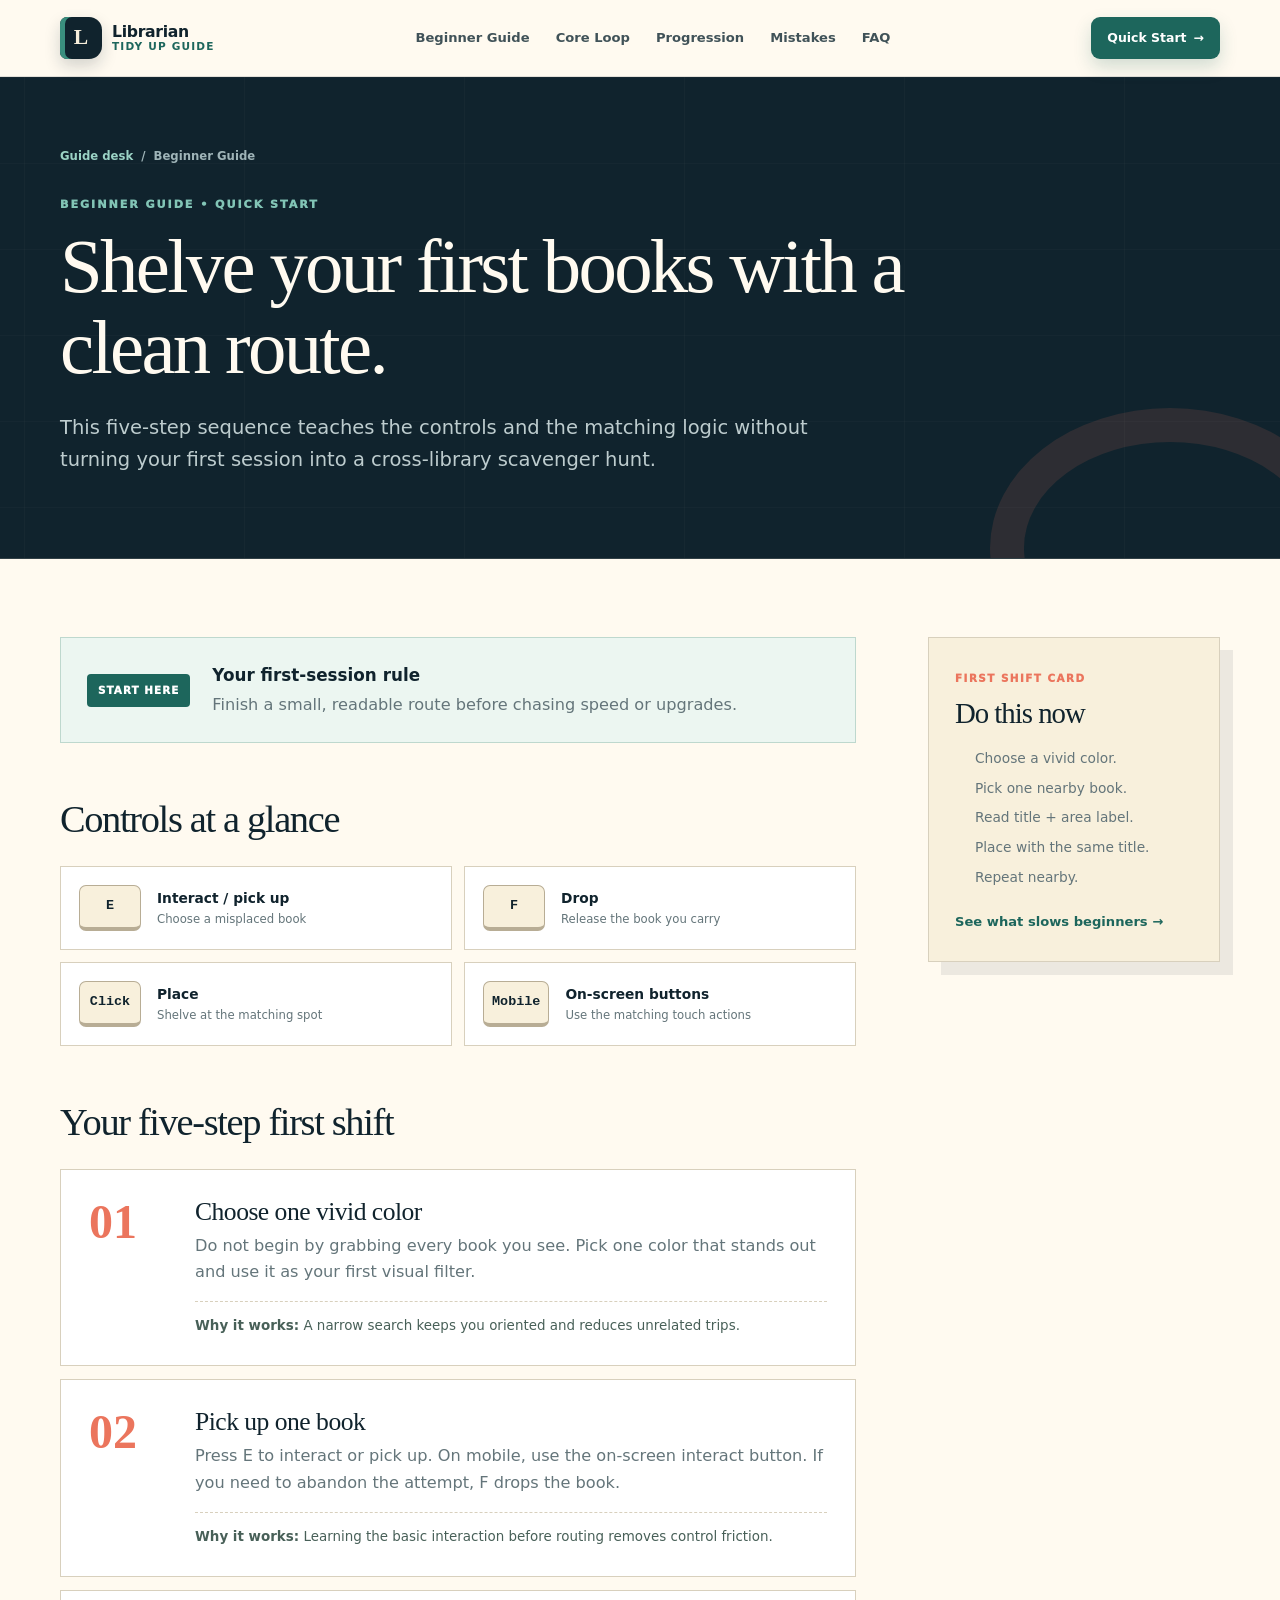
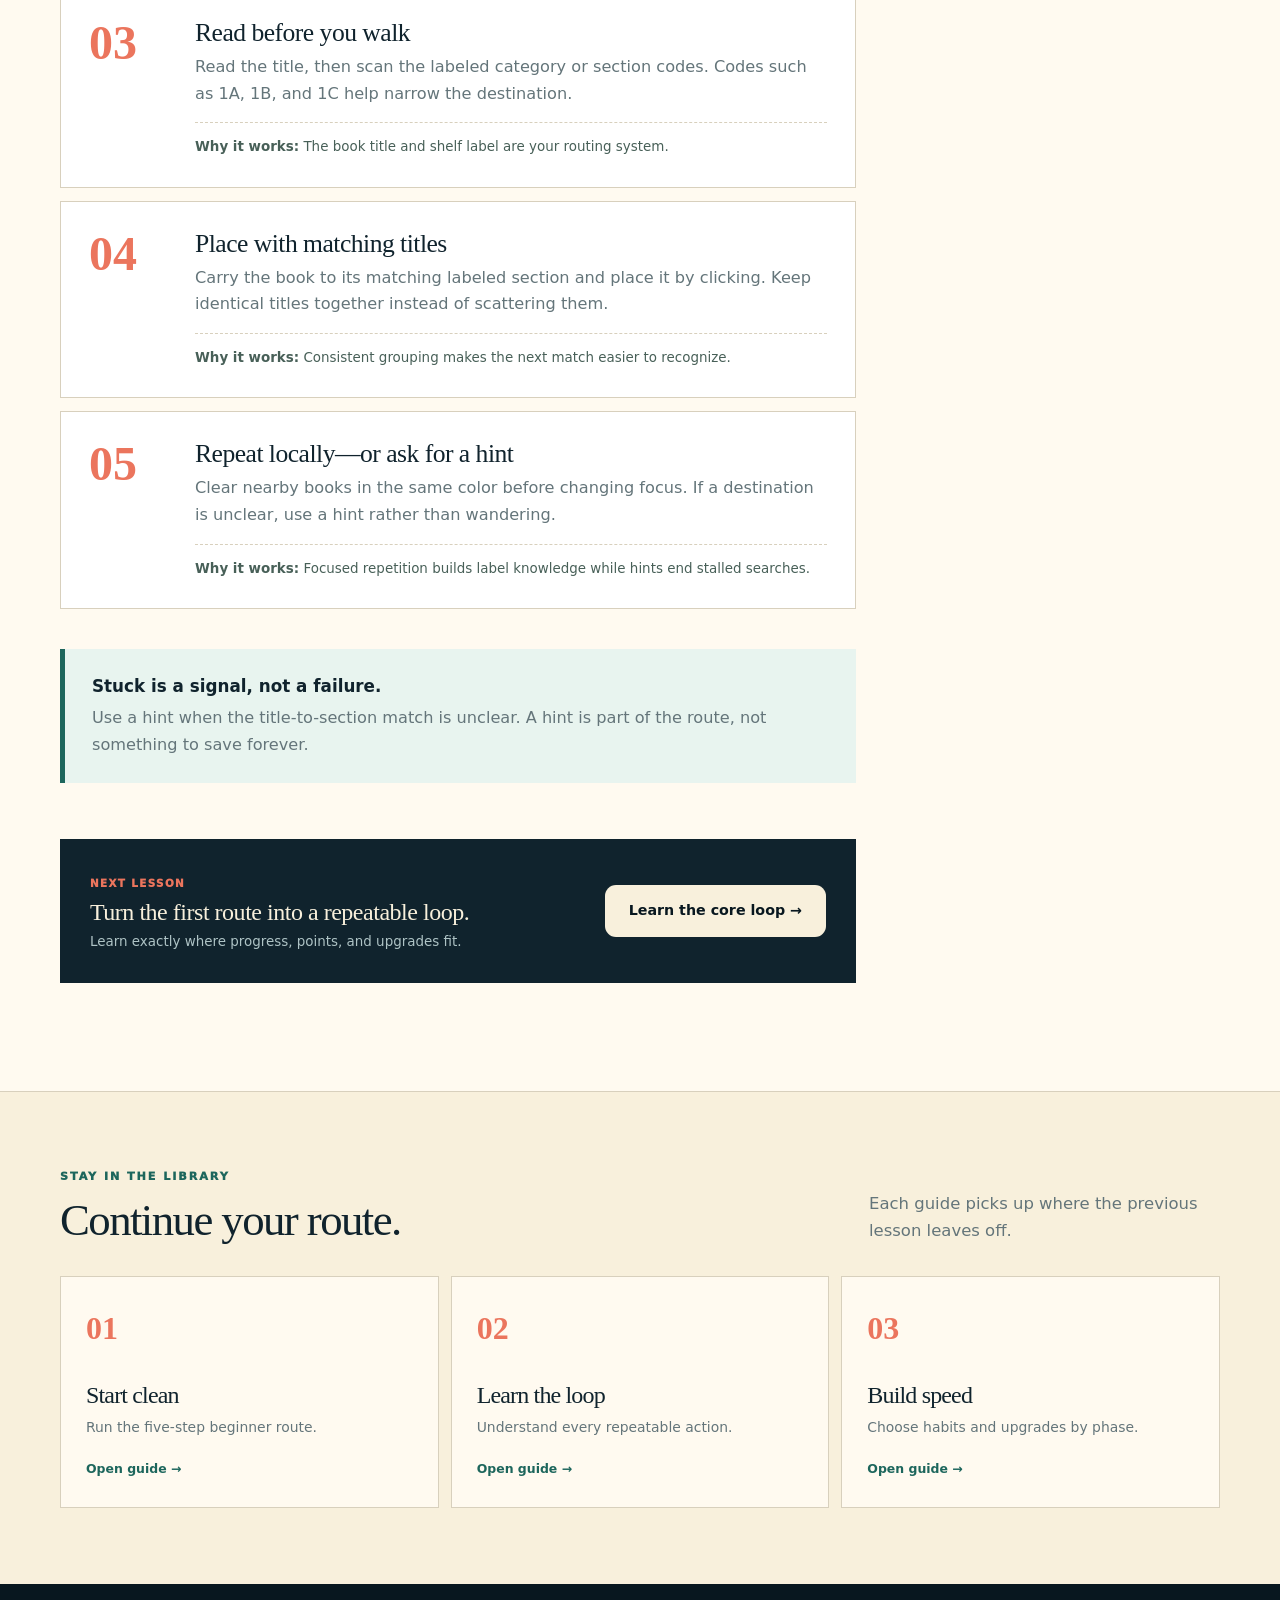
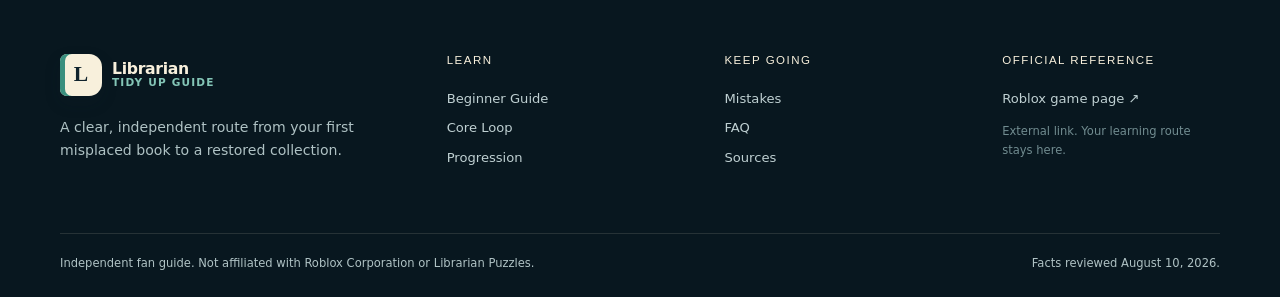
<file: beginner-guide/index.html>
<!DOCTYPE html><html lang="en"><head><meta charSet="utf-8"/><meta name="viewport" content="width=device-width, initial-scale=1"/><link rel="stylesheet" href="/_next/static/chunks/10qy_v9~w3ccm.css" data-precedence="next"/><link rel="preload" as="script" fetchPriority="low" href="/_next/static/chunks/073r9zuz9wbr..js"/><script src="/_next/static/chunks/0d_bnoetq~tja.js" async=""></script><script src="/_next/static/chunks/0dl1hh89mxqnp.js" async=""></script><script src="/_next/static/chunks/0e4yp1qj1d.0r.js" async=""></script><script src="/_next/static/chunks/turbopack-0b3q3we2kxbbf.js" async=""></script><script src="/_next/static/chunks/0g_8g044s-wq-.js" async=""></script><script src="/_next/static/chunks/0u3iu.1m~e5.u.js" async=""></script><title>Beginner Guide: Your First Books | Librarian: Tidy Up Roblox Library</title><meta name="description" content="A five-step quick start for shelving your first books without wasting trips."/><meta name="application-name" content="Librarian: Tidy Up Roblox Library"/><meta name="robots" content="index, follow"/><meta name="category" content="game guide"/><link rel="canonical" href="https://librariantidyuprobloxlibrary.wiki/beginner-guide/"/><meta property="og:title" content="Beginner Guide: Your First Books"/><meta property="og:description" content="A five-step quick start for shelving your first books without wasting trips."/><meta property="og:url" content="https://librariantidyuprobloxlibrary.wiki/beginner-guide/"/><meta property="og:site_name" content="Librarian: Tidy Up Roblox Library"/><meta property="og:image" content="https://librariantidyuprobloxlibrary.wiki/og.png"/><meta property="og:image:width" content="1200"/><meta property="og:image:height" content="630"/><meta property="og:image:alt" content="Librarian: Tidy Up Roblox Library — Beginner Guide • Quick Start"/><meta property="og:type" content="website"/><meta name="twitter:card" content="summary_large_image"/><meta name="twitter:title" content="Beginner Guide: Your First Books"/><meta name="twitter:description" content="A five-step quick start for shelving your first books without wasting trips."/><meta name="twitter:image" content="https://librariantidyuprobloxlibrary.wiki/og.png"/><script src="/_next/static/chunks/03~yq9q893hmn.js" noModule=""></script></head><body><div hidden=""><!--$--><!--/$--></div><a class="skip-link" href="#main-content">Skip to content</a><script type="application/ld+json">{"@context":"https://schema.org","@type":"WebSite","name":"Librarian: Tidy Up Roblox Library","alternateName":"Librarian Guide","url":"https://librariantidyuprobloxlibrary.wiki","description":"A fact-checked beginner guide to Librarian: Tidy Up Roblox Library, with a fast first route, the book-shelving loop, progression tips, mistakes, and FAQ.","inLanguage":"en","isAccessibleForFree":true}</script><script type="application/ld+json">{"@context":"https://schema.org","@type":"VideoGame","name":"Librarian: Tidy Up Roblox Library","url":"https://www.roblox.com/games/139937995319383/Librarian-Tidy-Up-Roblox-Library","gamePlatform":"Roblox","applicationCategory":"Game","author":{"@type":"Organization","name":"Librarian Puzzles"},"description":"A library tidying game where a magical accident scatters 2,400 books and players restore the collection by matching misplaced books to labeled shelf sections."}</script><header class="site-header"><div class="shell nav-wrap"><a class="brand" aria-label="Librarian: Tidy Up Roblox Library home" href="/"><span class="brand-mark" aria-hidden="true">L</span><span class="brand-copy"><b>Librarian</b><small>Tidy Up Guide</small></span></a><nav aria-label="Main navigation"><a href="/beginner-guide/">Beginner Guide</a><a href="/gameplay/">Core Loop</a><a href="/progression/">Progression</a><a href="/mistakes/">Mistakes</a><a href="/faq/">FAQ</a></nav><a class="nav-start" href="/beginner-guide/">Quick Start <span aria-hidden="true">→</span></a></div></header><main id="main-content"><script type="application/ld+json">{"@context":"https://schema.org","@type":"HowTo","name":"How to shelve your first books in Librarian: Tidy Up Roblox Library","description":"A verified five-step beginner route for restoring the library efficiently.","step":[{"@type":"HowToStep","position":1,"text":"Choose one vivid book color and stay with it."},{"@type":"HowToStep","position":2,"text":"Pick up a book with E, or use the mobile interact button."},{"@type":"HowToStep","position":3,"text":"Read the title and find the matching labeled category or area code."},{"@type":"HowToStep","position":4,"text":"Place it with identical titles by clicking, or use the mobile place button."},{"@type":"HowToStep","position":5,"text":"Repeat locally and use a hint instead of wandering when unsure."}]}</script><section class="page-hero"><div class="shelf-lines" aria-hidden="true"></div><div class="shell page-hero__inner"><nav class="breadcrumbs" aria-label="Breadcrumb"><a href="/">Guide desk</a><span aria-hidden="true">/</span><span>Beginner Guide</span></nav><p class="eyebrow">Beginner Guide • Quick Start</p><h1>Shelve your first books with a clean route.</h1><p class="page-lede">This five-step sequence teaches the controls and the matching logic without turning your first session into a cross-library scavenger hunt.</p></div></section><div class="shell content-layout"><article class="prose"><div class="guide-intro"><span class="guide-intro__badge">START HERE</span><div><strong>Your first-session rule</strong><p>Finish a small, readable route before chasing speed or upgrades.</p></div></div><h2>Controls at a glance</h2><div class="control-grid" aria-label="Game controls"><div><kbd>E</kbd><span><b>Interact / pick up</b><small>Choose a misplaced book</small></span></div><div><kbd>F</kbd><span><b>Drop</b><small>Release the book you carry</small></span></div><div><kbd>Click</kbd><span><b>Place</b><small>Shelve at the matching spot</small></span></div><div><kbd>Mobile</kbd><span><b>On-screen buttons</b><small>Use the matching touch actions</small></span></div></div><h2>Your five-step first shift</h2><div class="step-list"><section class="step-card"><span class="step-card__number">01</span><div><h3>Choose one vivid color</h3><p>Do not begin by grabbing every book you see. Pick one color that stands out and use it as your first visual filter.</p><p class="why-line"><b>Why it works:</b> <!-- -->A narrow search keeps you oriented and reduces unrelated trips.</p></div></section><section class="step-card"><span class="step-card__number">02</span><div><h3>Pick up one book</h3><p>Press E to interact or pick up. On mobile, use the on-screen interact button. If you need to abandon the attempt, F drops the book.</p><p class="why-line"><b>Why it works:</b> <!-- -->Learning the basic interaction before routing removes control friction.</p></div></section><section class="step-card"><span class="step-card__number">03</span><div><h3>Read before you walk</h3><p>Read the title, then scan the labeled category or section codes. Codes such as 1A, 1B, and 1C help narrow the destination.</p><p class="why-line"><b>Why it works:</b> <!-- -->The book title and shelf label are your routing system.</p></div></section><section class="step-card"><span class="step-card__number">04</span><div><h3>Place with matching titles</h3><p>Carry the book to its matching labeled section and place it by clicking. Keep identical titles together instead of scattering them.</p><p class="why-line"><b>Why it works:</b> <!-- -->Consistent grouping makes the next match easier to recognize.</p></div></section><section class="step-card"><span class="step-card__number">05</span><div><h3>Repeat locally—or ask for a hint</h3><p>Clear nearby books in the same color before changing focus. If a destination is unclear, use a hint rather than wandering.</p><p class="why-line"><b>Why it works:</b> <!-- -->Focused repetition builds label knowledge while hints end stalled searches.</p></div></section></div><div class="callout callout--teal"><strong>Stuck is a signal, not a failure.</strong><p>Use a hint when the title-to-section match is unclear. A hint is part of the route, not something to save forever.</p></div><div class="next-card"><div><span>Next lesson</span><h3>Turn the first route into a repeatable loop.</h3><p>Learn exactly where progress, points, and upgrades fit.</p></div><a class="button button--paper" href="/gameplay/">Learn the core loop →</a></div></article><aside class="side-card"><span class="side-card__label">FIRST SHIFT CARD</span><h2>Do this now</h2><ol><li>Choose a vivid color.</li><li>Pick one nearby book.</li><li>Read title + area label.</li><li>Place with the same title.</li><li>Repeat nearby.</li></ol><a href="/mistakes/">See what slows beginners →</a></aside></div><section class="next-guides" aria-labelledby="continue-title"><div class="shell"><div class="section-heading compact-heading"><div><p class="eyebrow">Stay in the library</p><h2 id="continue-title">Continue your route.</h2></div><p>Each guide picks up where the previous lesson leaves off.</p></div><div class="continue-grid"><a href="/beginner-guide/"><span>01</span><h3>Start clean</h3><p>Run the five-step beginner route.</p><b>Open guide →</b></a><a href="/gameplay/"><span>02</span><h3>Learn the loop</h3><p>Understand every repeatable action.</p><b>Open guide →</b></a><a href="/progression/"><span>03</span><h3>Build speed</h3><p>Choose habits and upgrades by phase.</p><b>Open guide →</b></a></div></div></section><!--$--><!--/$--></main><footer class="site-footer"><div class="shell footer-grid"><div class="footer-intro"><a class="brand brand--footer" href="/"><span class="brand-mark" aria-hidden="true">L</span><span class="brand-copy"><b>Librarian</b><small>Tidy Up Guide</small></span></a><p>A clear, independent route from your first misplaced book to a restored collection.</p></div><div><h2>Learn</h2><a href="/beginner-guide/">Beginner Guide</a><a href="/gameplay/">Core Loop</a><a href="/progression/">Progression</a></div><div><h2>Keep going</h2><a href="/mistakes/">Mistakes</a><a href="/faq/">FAQ</a><a href="/sources/">Sources</a></div><div><h2>Official reference</h2><a href="https://www.roblox.com/games/139937995319383/Librarian-Tidy-Up-Roblox-Library" target="_blank" rel="noopener noreferrer">Roblox game page ↗</a><p class="footer-note">External link. Your learning route stays here.</p></div></div><div class="shell footer-bottom"><p>Independent fan guide. Not affiliated with Roblox Corporation or Librarian Puzzles.</p><p>Facts reviewed <!-- -->August 10, 2026<!-- -->.</p></div></footer><script src="/_next/static/chunks/073r9zuz9wbr..js" id="_R_" async=""></script><script>(self.__next_f=self.__next_f||[]).push([0])</script><script>self.__next_f.push([1,"1:\"$Sreact.fragment\"\n2:I[18880,[\"/_next/static/chunks/0g_8g044s-wq-.js\",\"/_next/static/chunks/0u3iu.1m~e5.u.js\"],\"\"]\n3:I[42398,[\"/_next/static/chunks/0g_8g044s-wq-.js\",\"/_next/static/chunks/0u3iu.1m~e5.u.js\"],\"default\"]\n4:I[75004,[\"/_next/static/chunks/0g_8g044s-wq-.js\",\"/_next/static/chunks/0u3iu.1m~e5.u.js\"],\"default\"]\nd:I[27042,[\"/_next/static/chunks/0g_8g044s-wq-.js\",\"/_next/static/chunks/0u3iu.1m~e5.u.js\"],\"default\",1]\n:HL[\"/_next/static/chunks/10qy_v9~w3ccm.css\",\"style\"]\n"])</script><script>self.__next_f.push([1,"0:{\"P\":null,\"c\":[\"\",\"beginner-guide\",\"\"],\"q\":\"\",\"i\":false,\"f\":[[[\"\",{\"children\":[\"beginner-guide\",{\"children\":[\"__PAGE__\",{}]}]},\"$undefined\",\"$undefined\",16],[[\"$\",\"$1\",\"c\",{\"children\":[[[\"$\",\"link\",\"0\",{\"rel\":\"stylesheet\",\"href\":\"/_next/static/chunks/10qy_v9~w3ccm.css\",\"precedence\":\"next\",\"crossOrigin\":\"$undefined\",\"nonce\":\"$undefined\"}],[\"$\",\"script\",\"script-0\",{\"src\":\"/_next/static/chunks/0g_8g044s-wq-.js\",\"async\":true,\"nonce\":\"$undefined\"}],[\"$\",\"script\",\"script-1\",{\"src\":\"/_next/static/chunks/0u3iu.1m~e5.u.js\",\"async\":true,\"nonce\":\"$undefined\"}]],[\"$\",\"html\",null,{\"lang\":\"en\",\"children\":[\"$\",\"body\",null,{\"children\":[[\"$\",\"a\",null,{\"className\":\"skip-link\",\"href\":\"#main-content\",\"children\":\"Skip to content\"}],[\"$\",\"script\",null,{\"type\":\"application/ld+json\",\"dangerouslySetInnerHTML\":{\"__html\":\"{\\\"@context\\\":\\\"https://schema.org\\\",\\\"@type\\\":\\\"WebSite\\\",\\\"name\\\":\\\"Librarian: Tidy Up Roblox Library\\\",\\\"alternateName\\\":\\\"Librarian Guide\\\",\\\"url\\\":\\\"https://librariantidyuprobloxlibrary.wiki\\\",\\\"description\\\":\\\"A fact-checked beginner guide to Librarian: Tidy Up Roblox Library, with a fast first route, the book-shelving loop, progression tips, mistakes, and FAQ.\\\",\\\"inLanguage\\\":\\\"en\\\",\\\"isAccessibleForFree\\\":true}\"}}],[\"$\",\"script\",null,{\"type\":\"application/ld+json\",\"dangerouslySetInnerHTML\":{\"__html\":\"{\\\"@context\\\":\\\"https://schema.org\\\",\\\"@type\\\":\\\"VideoGame\\\",\\\"name\\\":\\\"Librarian: Tidy Up Roblox Library\\\",\\\"url\\\":\\\"https://www.roblox.com/games/139937995319383/Librarian-Tidy-Up-Roblox-Library\\\",\\\"gamePlatform\\\":\\\"Roblox\\\",\\\"applicationCategory\\\":\\\"Game\\\",\\\"author\\\":{\\\"@type\\\":\\\"Organization\\\",\\\"name\\\":\\\"Librarian Puzzles\\\"},\\\"description\\\":\\\"A library tidying game where a magical accident scatters 2,400 books and players restore the collection by matching misplaced books to labeled shelf sections.\\\"}\"}}],[\"$\",\"header\",null,{\"className\":\"site-header\",\"children\":[\"$\",\"div\",null,{\"className\":\"shell nav-wrap\",\"children\":[[\"$\",\"$L2\",null,{\"className\":\"brand\",\"href\":\"/\",\"aria-label\":\"Librarian: Tidy Up Roblox Library home\",\"children\":[[\"$\",\"span\",null,{\"className\":\"brand-mark\",\"aria-hidden\":\"true\",\"children\":\"L\"}],[\"$\",\"span\",null,{\"className\":\"brand-copy\",\"children\":[[\"$\",\"b\",null,{\"children\":\"Librarian\"}],[\"$\",\"small\",null,{\"children\":\"Tidy Up Guide\"}]]}]]}],[\"$\",\"nav\",null,{\"aria-label\":\"Main navigation\",\"children\":[[\"$\",\"$L2\",\"/beginner-guide\",{\"href\":\"/beginner-guide\",\"children\":\"Beginner Guide\"}],[\"$\",\"$L2\",\"/gameplay\",{\"href\":\"/gameplay\",\"children\":\"Core Loop\"}],[\"$\",\"$L2\",\"/progression\",{\"href\":\"/progression\",\"children\":\"Progression\"}],[\"$\",\"$L2\",\"/mistakes\",{\"href\":\"/mistakes\",\"children\":\"Mistakes\"}],[\"$\",\"$L2\",\"/faq\",{\"href\":\"/faq\",\"children\":\"FAQ\"}]]}],[\"$\",\"$L2\",null,{\"className\":\"nav-start\",\"href\":\"/beginner-guide\",\"children\":[\"Quick Start \",[\"$\",\"span\",null,{\"aria-hidden\":\"true\",\"children\":\"→\"}]]}]]}]}],[\"$\",\"main\",null,{\"id\":\"main-content\",\"children\":[\"$\",\"$L3\",null,{\"parallelRouterKey\":\"children\",\"error\":\"$undefined\",\"errorStyles\":\"$undefined\",\"errorScripts\":\"$undefined\",\"template\":[\"$\",\"$L4\",null,{}],\"templateStyles\":\"$undefined\",\"templateScripts\":\"$undefined\",\"notFound\":[[\"$\",\"section\",null,{\"className\":\"section\",\"children\":[\"$\",\"div\",null,{\"className\":\"shell final-card\",\"children\":[[\"$\",\"p\",null,{\"className\":\"eyebrow\",\"children\":\"Wrong shelf\"}],[\"$\",\"h1\",null,{\"children\":\"That guide card is missing.\"}],[\"$\",\"p\",null,{\"children\":\"Return to the beginner route and keep shelving.\"}],[\"$\",\"$L2\",null,{\"className\":\"button button--primary\",\"href\":\"/beginner-guide\",\"children\":\"Open Beginner Guide →\"}]]}]}],[]],\"forbidden\":\"$undefined\",\"unauthorized\":\"$undefined\"}]}],[\"$\",\"footer\",null,{\"className\":\"site-footer\",\"children\":[[\"$\",\"div\",null,{\"className\":\"shell footer-grid\",\"children\":[[\"$\",\"div\",null,{\"className\":\"footer-intro\",\"children\":[[\"$\",\"$L2\",null,{\"className\":\"brand brand--footer\",\"href\":\"/\",\"children\":[[\"$\",\"span\",null,{\"className\":\"brand-mark\",\"aria-hidden\":\"true\",\"children\":\"L\"}],[\"$\",\"span\",null,{\"className\":\"brand-copy\",\"children\":[[\"$\",\"b\",null,{\"children\":\"Librarian\"}],[\"$\",\"small\",null,{\"children\":\"Tidy Up Guide\"}]]}]]}],[\"$\",\"p\",null,{\"children\":\"A clear, independent route from your first misplaced book to a restored collection.\"}]]}],[\"$\",\"div\",null,{\"children\":[[\"$\",\"h2\",null,{\"children\":\"Learn\"}],[[\"$\",\"$L2\",\"/beginner-guide\",{\"href\":\"/beginner-guide\",\"children\":\"Beginner Guide\"}],[\"$\",\"$L2\",\"/gameplay\",{\"href\":\"/gameplay\",\"children\":\"Core Loop\"}],[\"$\",\"$L2\",\"/progression\",{\"href\":\"/progression\",\"children\":\"Progression\"}]]]}],[\"$\",\"div\",null,{\"children\":[[\"$\",\"h2\",null,{\"children\":\"Keep going\"}],[[\"$\",\"$L2\",\"/mistakes\",{\"href\":\"/mistakes\",\"children\":\"Mistakes\"}],\"$L5\"],\"$L6\"]}],\"$L7\"]}],\"$L8\"]}]]}]}]]}],{\"children\":[\"$L9\",{\"children\":[\"$La\",{},null,false,null]},null,false,\"$@b\"]},null,false,null],\"$Lc\",false]],\"m\":\"$undefined\",\"G\":[\"$d\",[\"$Le\"]],\"S\":true,\"h\":null,\"s\":\"$undefined\",\"l\":\"$undefined\",\"p\":\"$undefined\",\"d\":\"$undefined\",\"b\":\"JP_Er7gaStZeEABxVbXoh\"}\n"])</script><script>self.__next_f.push([1,"19:I[15286,[\"/_next/static/chunks/0g_8g044s-wq-.js\",\"/_next/static/chunks/0u3iu.1m~e5.u.js\"],\"ViewportBoundary\"]\n1b:I[15286,[\"/_next/static/chunks/0g_8g044s-wq-.js\",\"/_next/static/chunks/0u3iu.1m~e5.u.js\"],\"MetadataBoundary\"]\n1c:\"$Sreact.suspense\"\n5:[\"$\",\"$L2\",\"/faq\",{\"href\":\"/faq\",\"children\":\"FAQ\"}]\n6:[\"$\",\"$L2\",null,{\"href\":\"/sources\",\"children\":\"Sources\"}]\n7:[\"$\",\"div\",null,{\"children\":[[\"$\",\"h2\",null,{\"children\":\"Official reference\"}],[\"$\",\"a\",null,{\"href\":\"https://www.roblox.com/games/139937995319383/Librarian-Tidy-Up-Roblox-Library\",\"target\":\"_blank\",\"rel\":\"noopener noreferrer\",\"children\":\"Roblox game page ↗\"}],[\"$\",\"p\",null,{\"className\":\"footer-note\",\"children\":\"External link. Your learning route stays here.\"}]]}]\n8:[\"$\",\"div\",null,{\"className\":\"shell footer-bottom\",\"children\":[[\"$\",\"p\",null,{\"children\":\"Independent fan guide. Not affiliated with Roblox Corporation or Librarian Puzzles.\"}],[\"$\",\"p\",null,{\"children\":[\"Facts reviewed \",\"August 10, 2026\",\".\"]}]]}]\n9:[\"$\",\"$1\",\"c\",{\"children\":[null,[\"$\",\"$L3\",null,{\"parallelRouterKey\":\"children\",\"error\":\"$undefined\",\"errorStyles\":\"$undefined\",\"errorScripts\":\"$undefined\",\"template\":[\"$\",\"$L4\",null,{}],\"templateStyles\":\"$undefined\",\"templateScripts\":\"$undefined\",\"notFound\":\"$undefined\",\"forbidden\":\"$undefined\",\"unauthorized\":\"$undefined\"}]]}]\n"])</script><script>self.__next_f.push([1,"a:[\"$\",\"$1\",\"c\",{\"children\":[[[\"$\",\"script\",null,{\"type\":\"application/ld+json\",\"dangerouslySetInnerHTML\":{\"__html\":\"{\\\"@context\\\":\\\"https://schema.org\\\",\\\"@type\\\":\\\"HowTo\\\",\\\"name\\\":\\\"How to shelve your first books in Librarian: Tidy Up Roblox Library\\\",\\\"description\\\":\\\"A verified five-step beginner route for restoring the library efficiently.\\\",\\\"step\\\":[{\\\"@type\\\":\\\"HowToStep\\\",\\\"position\\\":1,\\\"text\\\":\\\"Choose one vivid book color and stay with it.\\\"},{\\\"@type\\\":\\\"HowToStep\\\",\\\"position\\\":2,\\\"text\\\":\\\"Pick up a book with E, or use the mobile interact button.\\\"},{\\\"@type\\\":\\\"HowToStep\\\",\\\"position\\\":3,\\\"text\\\":\\\"Read the title and find the matching labeled category or area code.\\\"},{\\\"@type\\\":\\\"HowToStep\\\",\\\"position\\\":4,\\\"text\\\":\\\"Place it with identical titles by clicking, or use the mobile place button.\\\"},{\\\"@type\\\":\\\"HowToStep\\\",\\\"position\\\":5,\\\"text\\\":\\\"Repeat locally and use a hint instead of wandering when unsure.\\\"}]}\"}}],[\"$\",\"section\",null,{\"className\":\"page-hero\",\"children\":[[\"$\",\"div\",null,{\"className\":\"shelf-lines\",\"aria-hidden\":\"true\"}],[\"$\",\"div\",null,{\"className\":\"shell page-hero__inner\",\"children\":[[\"$\",\"nav\",null,{\"className\":\"breadcrumbs\",\"aria-label\":\"Breadcrumb\",\"children\":[[\"$\",\"$L2\",null,{\"href\":\"/\",\"children\":\"Guide desk\"}],[\"$\",\"span\",null,{\"aria-hidden\":\"true\",\"children\":\"/\"}],[\"$\",\"span\",null,{\"children\":\"Beginner Guide\"}]]}],[\"$\",\"p\",null,{\"className\":\"eyebrow\",\"children\":\"Beginner Guide • Quick Start\"}],[\"$\",\"h1\",null,{\"children\":\"Shelve your first books with a clean route.\"}],[\"$\",\"p\",null,{\"className\":\"page-lede\",\"children\":\"This five-step sequence teaches the controls and the matching logic without turning your first session into a cross-library scavenger hunt.\"}]]}]]}],[\"$\",\"div\",null,{\"className\":\"shell content-layout\",\"children\":[[\"$\",\"article\",null,{\"className\":\"prose\",\"children\":[[\"$\",\"div\",null,{\"className\":\"guide-intro\",\"children\":[[\"$\",\"span\",null,{\"className\":\"guide-intro__badge\",\"children\":\"START HERE\"}],[\"$\",\"div\",null,{\"children\":[[\"$\",\"strong\",null,{\"children\":\"Your first-session rule\"}],[\"$\",\"p\",null,{\"children\":\"Finish a small, readable route before chasing speed or upgrades.\"}]]}]]}],[\"$\",\"h2\",null,{\"children\":\"Controls at a glance\"}],[\"$\",\"div\",null,{\"className\":\"control-grid\",\"aria-label\":\"Game controls\",\"children\":[[\"$\",\"div\",null,{\"children\":[[\"$\",\"kbd\",null,{\"children\":\"E\"}],[\"$\",\"span\",null,{\"children\":[[\"$\",\"b\",null,{\"children\":\"Interact / pick up\"}],[\"$\",\"small\",null,{\"children\":\"Choose a misplaced book\"}]]}]]}],[\"$\",\"div\",null,{\"children\":[[\"$\",\"kbd\",null,{\"children\":\"F\"}],[\"$\",\"span\",null,{\"children\":[[\"$\",\"b\",null,{\"children\":\"Drop\"}],[\"$\",\"small\",null,{\"children\":\"Release the book you carry\"}]]}]]}],[\"$\",\"div\",null,{\"children\":[[\"$\",\"kbd\",null,{\"children\":\"Click\"}],[\"$\",\"span\",null,{\"children\":[[\"$\",\"b\",null,{\"children\":\"Place\"}],[\"$\",\"small\",null,{\"children\":\"Shelve at the matching spot\"}]]}]]}],[\"$\",\"div\",null,{\"children\":[[\"$\",\"kbd\",null,{\"children\":\"Mobile\"}],[\"$\",\"span\",null,{\"children\":[[\"$\",\"b\",null,{\"children\":\"On-screen buttons\"}],[\"$\",\"small\",null,{\"children\":\"Use the matching touch actions\"}]]}]]}]]}],[\"$\",\"h2\",null,{\"children\":\"Your five-step first shift\"}],[\"$\",\"div\",null,{\"className\":\"step-list\",\"children\":[[\"$\",\"section\",\"01\",{\"className\":\"step-card\",\"children\":[[\"$\",\"span\",null,{\"className\":\"step-card__number\",\"children\":\"01\"}],[\"$\",\"div\",null,{\"children\":[[\"$\",\"h3\",null,{\"children\":\"Choose one vivid color\"}],[\"$\",\"p\",null,{\"children\":\"Do not begin by grabbing every book you see. Pick one color that stands out and use it as your first visual filter.\"}],[\"$\",\"p\",null,{\"className\":\"why-line\",\"children\":[[\"$\",\"b\",null,{\"children\":\"Why it works:\"}],\" \",\"A narrow search keeps you oriented and reduces unrelated trips.\"]}]]}]]}],[\"$\",\"section\",\"02\",{\"className\":\"step-card\",\"children\":[[\"$\",\"span\",null,{\"className\":\"step-card__number\",\"children\":\"02\"}],[\"$\",\"div\",null,{\"children\":[[\"$\",\"h3\",null,{\"children\":\"Pick up one book\"}],[\"$\",\"p\",null,{\"children\":\"Press E to interact or pick up. On mobile, use the on-screen interact button. If you need to abandon the attempt, F drops the book.\"}],[\"$\",\"p\",null,{\"className\":\"why-line\",\"children\":[[\"$\",\"b\",null,{\"children\":\"Why it works:\"}],\" \",\"Learning the basic interaction before routing removes control friction.\"]}]]}]]}],[\"$\",\"section\",\"03\",{\"className\":\"step-card\",\"children\":[\"$Lf\",\"$L10\"]}],\"$L11\",\"$L12\"]}],\"$L13\",\"$L14\"]}],\"$L15\"]}],\"$L16\"],null,\"$L17\"]}]\n"])</script><script>self.__next_f.push([1,"18:[]\nb:\"$W18\"\nc:[\"$\",\"$1\",\"h\",{\"children\":[null,[\"$\",\"$L19\",null,{\"children\":\"$L1a\"}],[\"$\",\"div\",null,{\"hidden\":true,\"children\":[\"$\",\"$L1b\",null,{\"children\":[\"$\",\"$1c\",null,{\"name\":\"Next.Metadata\",\"children\":\"$L1d\"}]}]}],null]}]\ne:[\"$\",\"link\",\"0\",{\"rel\":\"stylesheet\",\"href\":\"/_next/static/chunks/10qy_v9~w3ccm.css\",\"precedence\":\"next\",\"crossOrigin\":\"$undefined\",\"nonce\":\"$undefined\"}]\n"])</script><script>self.__next_f.push([1,"1e:I[15286,[\"/_next/static/chunks/0g_8g044s-wq-.js\",\"/_next/static/chunks/0u3iu.1m~e5.u.js\"],\"OutletBoundary\"]\nf:[\"$\",\"span\",null,{\"className\":\"step-card__number\",\"children\":\"03\"}]\n10:[\"$\",\"div\",null,{\"children\":[[\"$\",\"h3\",null,{\"children\":\"Read before you walk\"}],[\"$\",\"p\",null,{\"children\":\"Read the title, then scan the labeled category or section codes. Codes such as 1A, 1B, and 1C help narrow the destination.\"}],[\"$\",\"p\",null,{\"className\":\"why-line\",\"children\":[[\"$\",\"b\",null,{\"children\":\"Why it works:\"}],\" \",\"The book title and shelf label are your routing system.\"]}]]}]\n11:[\"$\",\"section\",\"04\",{\"className\":\"step-card\",\"children\":[[\"$\",\"span\",null,{\"className\":\"step-card__number\",\"children\":\"04\"}],[\"$\",\"div\",null,{\"children\":[[\"$\",\"h3\",null,{\"children\":\"Place with matching titles\"}],[\"$\",\"p\",null,{\"children\":\"Carry the book to its matching labeled section and place it by clicking. Keep identical titles together instead of scattering them.\"}],[\"$\",\"p\",null,{\"className\":\"why-line\",\"children\":[[\"$\",\"b\",null,{\"children\":\"Why it works:\"}],\" \",\"Consistent grouping makes the next match easier to recognize.\"]}]]}]]}]\n12:[\"$\",\"section\",\"05\",{\"className\":\"step-card\",\"children\":[[\"$\",\"span\",null,{\"className\":\"step-card__number\",\"children\":\"05\"}],[\"$\",\"div\",null,{\"children\":[[\"$\",\"h3\",null,{\"children\":\"Repeat locally—or ask for a hint\"}],[\"$\",\"p\",null,{\"children\":\"Clear nearby books in the same color before changing focus. If a destination is unclear, use a hint rather than wandering.\"}],[\"$\",\"p\",null,{\"className\":\"why-line\",\"children\":[[\"$\",\"b\",null,{\"children\":\"Why it works:\"}],\" \",\"Focused repetition builds label knowledge while hints end stalled searches.\"]}]]}]]}]\n13:[\"$\",\"div\",null,{\"className\":\"callout callout--teal\",\"children\":[[\"$\",\"strong\",null,{\"children\":\"Stuck is a signal, not a failure.\"}],[\"$\",\"p\",null,{\"children\":\"Use a hint when the title-to-section match is unclear. A hint is part of the route, not something to save forever.\"}]]}]\n14:[\"$\",\"div\",null,{\"className\":\"next-card\",\"children\":[[\"$\",\"div\",null,{\"children\":[[\"$\",\"span\",null,{\"children\":\"Next lesson\"}],[\"$\",\"h3\",null,{\"children\":\"Turn the first route into a repeatable loop.\"}],[\"$\",\"p\",null,{\"children\":\"Learn exactly where progress, points, and upgrades fit.\"}]]}],[\"$\",\"$L2\",null,{\"className\":\"button button--paper\",\"href\":\"/gameplay\",\"children\":\"Learn the core loop →\"}]]}]\n15:[\"$\",\"aside\",null,{\"className\":\"side-card\",\"children\":[[\"$\",\"span\",null,{\"className\":\"side-card__label\",\"children\":\"FIRST SHIFT CARD\"}],[\"$\",\"h2\",null,{\"children\":\"Do this now\"}],[\"$\",\"ol\",null,{\"children\":[[\"$\",\"li\",null,{\"children\":\"Choose a vivid color.\"}],[\"$\",\"li\",null,{\"children\":\"Pick one nearby book.\"}],[\"$\",\"li\",null,{\"children\":\"Read title + area label.\"}],[\"$\",\"li\",null,{\"children\":\"Place with the same title.\"}],[\"$\",\"li\",null,{\"children\":\"Repeat nearby.\"}]]}],[\"$\",\"$L2\",null,{\"href\":\"/mistakes\",\"children\":\"See what slows beginners →\"}]]}]\n16:[\"$\",\"section\",null,{\"className\":\"next-guides\",\"aria-labelledby\":\"continue-title\",\"children\":[\"$\",\"div\",null,{\"className\":\"shell\",\"children\":[[\"$\",\"div\",null,{\"className\":\"section-heading compact-heading\",\"children\":[[\"$\",\"div\",null,{\"children\":[[\"$\",\"p\",null,{\"className\":\"eyebrow\",\"children\":\"Stay in the library\"}],[\"$\",\"h2\",null,{\"id\":\"continue-title\",\"children\":\"Continue your route.\"}]]}],[\"$\",\"p\",null,{\"children\":\"Each guide picks up where the previous lesson leaves off.\"}]]}],[\"$\",\"div\",null,{\"className\":\"continue-grid\",\"children\":[[\"$\",\"$L2\",\"/beginner-guide\",{\"href\":\"/beginner-guide\",\"children\":[[\"$\",\"span\",null,{\"children\":\"01\"}],[\"$\",\"h3\",null,{\"children\":\"Start clean\"}],[\"$\",\"p\",null,{\"children\":\"Run the five-step beginner route.\"}],[\"$\",\"b\",null,{\"children\":\"Open guide →\"}]]}],[\"$\",\"$L2\",\"/gameplay\",{\"href\":\"/gameplay\",\"children\":[[\"$\",\"span\",null,{\"children\":\"02\"}],[\"$\",\"h3\",null,{\"children\":\"Learn the loop\"}],[\"$\",\"p\",null,{\"children\":\"Understand every repeatable action.\"}],[\"$\",\"b\",null,{\"children\":\"Open guide →\"}]]}],[\"$\",\"$L2\",\"/progression\",{\"href\":\"/progression\",\"children\":[[\"$\",\"span\",null,{\"children\":\"03\"}],"])</script><script>self.__next_f.push([1,"[\"$\",\"h3\",null,{\"children\":\"Build speed\"}],[\"$\",\"p\",null,{\"children\":\"Choose habits and upgrades by phase.\"}],[\"$\",\"b\",null,{\"children\":\"Open guide →\"}]]}]]}]]}]}]\n17:[\"$\",\"$L1e\",null,{\"children\":[\"$\",\"$1c\",null,{\"name\":\"Next.MetadataOutlet\",\"children\":\"$@1f\"}]}]\n"])</script><script>self.__next_f.push([1,"1a:[[\"$\",\"meta\",\"0\",{\"charSet\":\"utf-8\"}],[\"$\",\"meta\",\"1\",{\"name\":\"viewport\",\"content\":\"width=device-width, initial-scale=1\"}]]\n"])</script><script>self.__next_f.push([1,"1d:[[\"$\",\"title\",\"0\",{\"children\":\"Beginner Guide: Your First Books | Librarian: Tidy Up Roblox Library\"}],[\"$\",\"meta\",\"1\",{\"name\":\"description\",\"content\":\"A five-step quick start for shelving your first books without wasting trips.\"}],[\"$\",\"meta\",\"2\",{\"name\":\"application-name\",\"content\":\"Librarian: Tidy Up Roblox Library\"}],[\"$\",\"meta\",\"3\",{\"name\":\"robots\",\"content\":\"index, follow\"}],[\"$\",\"meta\",\"4\",{\"name\":\"category\",\"content\":\"game guide\"}],[\"$\",\"link\",\"5\",{\"rel\":\"canonical\",\"href\":\"https://librariantidyuprobloxlibrary.wiki/beginner-guide/\"}],[\"$\",\"meta\",\"6\",{\"property\":\"og:title\",\"content\":\"Beginner Guide: Your First Books\"}],[\"$\",\"meta\",\"7\",{\"property\":\"og:description\",\"content\":\"A five-step quick start for shelving your first books without wasting trips.\"}],[\"$\",\"meta\",\"8\",{\"property\":\"og:url\",\"content\":\"https://librariantidyuprobloxlibrary.wiki/beginner-guide/\"}],[\"$\",\"meta\",\"9\",{\"property\":\"og:site_name\",\"content\":\"Librarian: Tidy Up Roblox Library\"}],[\"$\",\"meta\",\"10\",{\"property\":\"og:image\",\"content\":\"https://librariantidyuprobloxlibrary.wiki/og.png\"}],[\"$\",\"meta\",\"11\",{\"property\":\"og:image:width\",\"content\":\"1200\"}],[\"$\",\"meta\",\"12\",{\"property\":\"og:image:height\",\"content\":\"630\"}],[\"$\",\"meta\",\"13\",{\"property\":\"og:image:alt\",\"content\":\"Librarian: Tidy Up Roblox Library — Beginner Guide • Quick Start\"}],[\"$\",\"meta\",\"14\",{\"property\":\"og:type\",\"content\":\"website\"}],[\"$\",\"meta\",\"15\",{\"name\":\"twitter:card\",\"content\":\"summary_large_image\"}],[\"$\",\"meta\",\"16\",{\"name\":\"twitter:title\",\"content\":\"Beginner Guide: Your First Books\"}],[\"$\",\"meta\",\"17\",{\"name\":\"twitter:description\",\"content\":\"A five-step quick start for shelving your first books without wasting trips.\"}],[\"$\",\"meta\",\"18\",{\"name\":\"twitter:image\",\"content\":\"https://librariantidyuprobloxlibrary.wiki/og.png\"}]]\n"])</script><script>self.__next_f.push([1,"1f:null\n"])</script>  <!-- adsterra-code-handoff:artifact-runtime:start -->
  <script type="module" src="/adsterra/runtime.js" data-adsterra-artifact-runtime data-global-fallback="true"></script>
  <!-- adsterra-code-handoff:artifact-runtime:end -->
</body></html>
</file>
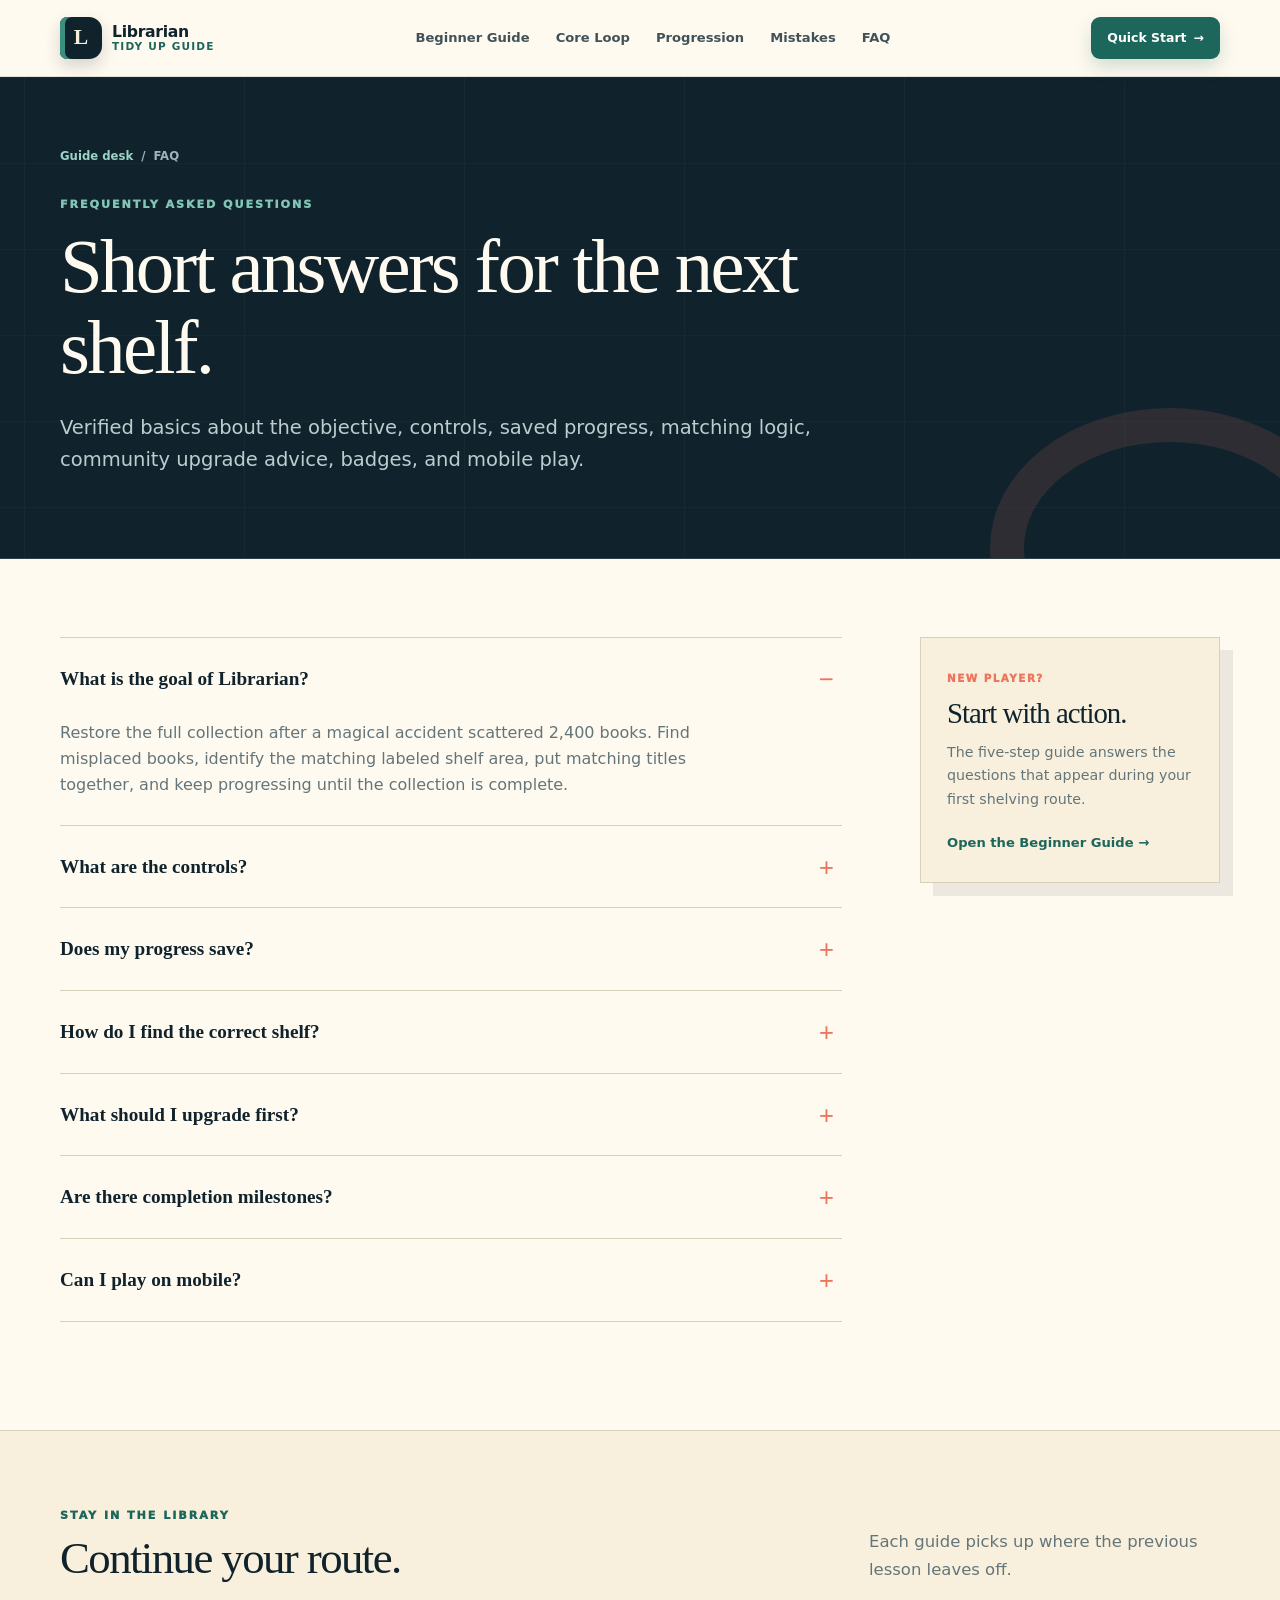
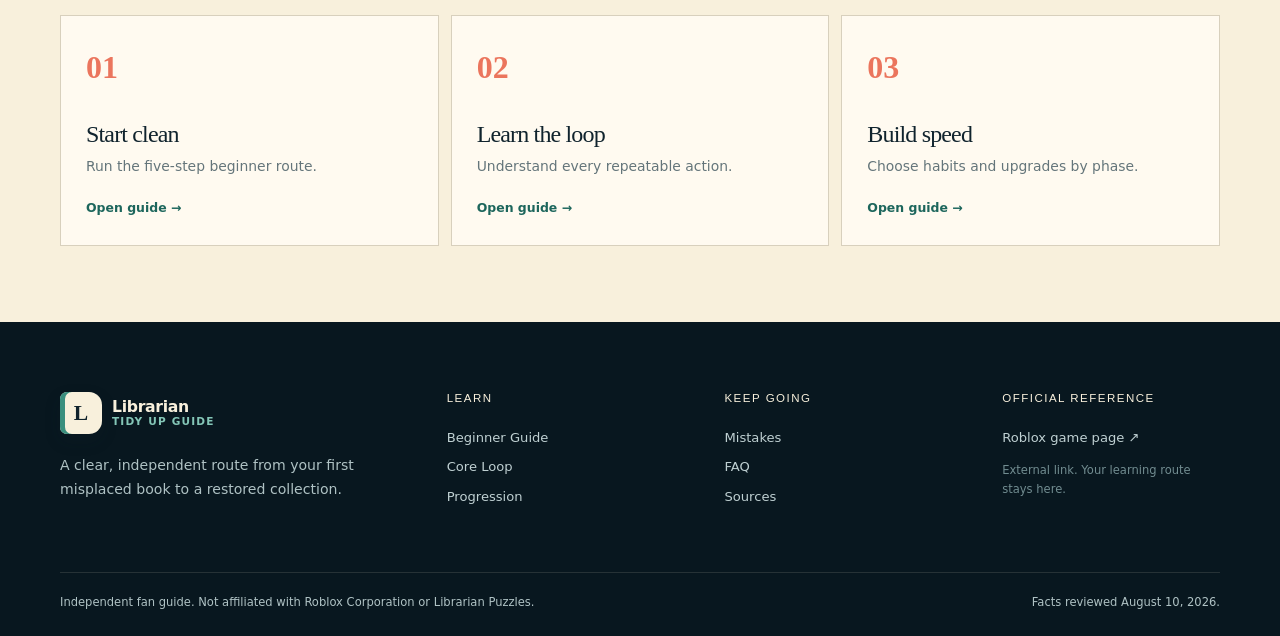
<file: faq/index.html>
<!DOCTYPE html><html lang="en"><head><meta charSet="utf-8"/><meta name="viewport" content="width=device-width, initial-scale=1"/><link rel="stylesheet" href="/_next/static/chunks/10qy_v9~w3ccm.css" data-precedence="next"/><link rel="preload" as="script" fetchPriority="low" href="/_next/static/chunks/073r9zuz9wbr..js"/><script src="/_next/static/chunks/0d_bnoetq~tja.js" async=""></script><script src="/_next/static/chunks/0dl1hh89mxqnp.js" async=""></script><script src="/_next/static/chunks/0e4yp1qj1d.0r.js" async=""></script><script src="/_next/static/chunks/turbopack-0b3q3we2kxbbf.js" async=""></script><script src="/_next/static/chunks/0g_8g044s-wq-.js" async=""></script><script src="/_next/static/chunks/0u3iu.1m~e5.u.js" async=""></script><title>Frequently Asked Questions | Librarian: Tidy Up Roblox Library</title><meta name="description" content="Answers about the goal, controls, saved progress, shelf labels, upgrades, badges, and mobile play."/><meta name="application-name" content="Librarian: Tidy Up Roblox Library"/><meta name="robots" content="index, follow"/><meta name="category" content="game guide"/><link rel="canonical" href="https://librariantidyuprobloxlibrary.wiki/faq/"/><meta property="og:title" content="Frequently Asked Questions"/><meta property="og:description" content="Answers about the goal, controls, saved progress, shelf labels, upgrades, badges, and mobile play."/><meta property="og:url" content="https://librariantidyuprobloxlibrary.wiki/faq/"/><meta property="og:site_name" content="Librarian: Tidy Up Roblox Library"/><meta property="og:image" content="https://librariantidyuprobloxlibrary.wiki/og.png"/><meta property="og:image:width" content="1200"/><meta property="og:image:height" content="630"/><meta property="og:image:alt" content="Librarian: Tidy Up Roblox Library — Beginner Guide • Quick Start"/><meta property="og:type" content="website"/><meta name="twitter:card" content="summary_large_image"/><meta name="twitter:title" content="Frequently Asked Questions"/><meta name="twitter:description" content="Answers about the goal, controls, saved progress, shelf labels, upgrades, badges, and mobile play."/><meta name="twitter:image" content="https://librariantidyuprobloxlibrary.wiki/og.png"/><script src="/_next/static/chunks/03~yq9q893hmn.js" noModule=""></script></head><body><div hidden=""><!--$--><!--/$--></div><a class="skip-link" href="#main-content">Skip to content</a><script type="application/ld+json">{"@context":"https://schema.org","@type":"WebSite","name":"Librarian: Tidy Up Roblox Library","alternateName":"Librarian Guide","url":"https://librariantidyuprobloxlibrary.wiki","description":"A fact-checked beginner guide to Librarian: Tidy Up Roblox Library, with a fast first route, the book-shelving loop, progression tips, mistakes, and FAQ.","inLanguage":"en","isAccessibleForFree":true}</script><script type="application/ld+json">{"@context":"https://schema.org","@type":"VideoGame","name":"Librarian: Tidy Up Roblox Library","url":"https://www.roblox.com/games/139937995319383/Librarian-Tidy-Up-Roblox-Library","gamePlatform":"Roblox","applicationCategory":"Game","author":{"@type":"Organization","name":"Librarian Puzzles"},"description":"A library tidying game where a magical accident scatters 2,400 books and players restore the collection by matching misplaced books to labeled shelf sections."}</script><header class="site-header"><div class="shell nav-wrap"><a class="brand" aria-label="Librarian: Tidy Up Roblox Library home" href="/"><span class="brand-mark" aria-hidden="true">L</span><span class="brand-copy"><b>Librarian</b><small>Tidy Up Guide</small></span></a><nav aria-label="Main navigation"><a href="/beginner-guide/">Beginner Guide</a><a href="/gameplay/">Core Loop</a><a href="/progression/">Progression</a><a href="/mistakes/">Mistakes</a><a href="/faq/">FAQ</a></nav><a class="nav-start" href="/beginner-guide/">Quick Start <span aria-hidden="true">→</span></a></div></header><main id="main-content"><script type="application/ld+json">{"@context":"https://schema.org","@type":"FAQPage","mainEntity":[{"@type":"Question","name":"What is the goal of Librarian?","acceptedAnswer":{"@type":"Answer","text":"Restore the full collection after a magical accident scattered 2,400 books. Find misplaced books, identify the matching labeled shelf area, put matching titles together, and keep progressing until the collection is complete."}},{"@type":"Question","name":"What are the controls?","acceptedAnswer":{"@type":"Answer","text":"Use E to interact or pick up a book, F to drop it, and click to place it. On mobile, use the on-screen buttons for the same actions."}},{"@type":"Question","name":"Does my progress save?","acceptedAnswer":{"@type":"Answer","text":"Yes. The official game description currently says progress saves across sessions, so the library does not need to be restored in one marathon."}},{"@type":"Question","name":"How do I find the correct shelf?","acceptedAnswer":{"@type":"Answer","text":"Read the book title, then look for the matching labeled category or section. Area codes such as 1A, 1B, and 1C help narrow the search. Keep identical titles together, and use a hint when you are unsure."}},{"@type":"Question","name":"What should I upgrade first?","acceptedAnswer":{"@type":"Answer","text":"Community guides commonly recommend Magnet as an early efficiency upgrade. That is community advice, not an official required build, so use it as a practical suggestion rather than a rule."}},{"@type":"Question","name":"Are there completion milestones?","acceptedAnswer":{"@type":"Answer","text":"The official badge list includes milestones for shelving the first book, reaching halfway, completing the full collection, and spending five hours in the experience."}},{"@type":"Question","name":"Can I play on mobile?","acceptedAnswer":{"@type":"Answer","text":"Yes. The game supports on-screen mobile buttons for interacting, dropping, and placing books."}}]}</script><section class="page-hero"><div class="shelf-lines" aria-hidden="true"></div><div class="shell page-hero__inner"><nav class="breadcrumbs" aria-label="Breadcrumb"><a href="/">Guide desk</a><span aria-hidden="true">/</span><span>FAQ</span></nav><p class="eyebrow">Frequently asked questions</p><h1>Short answers for the next shelf.</h1><p class="page-lede">Verified basics about the objective, controls, saved progress, matching logic, community upgrade advice, badges, and mobile play.</p></div></section><div class="shell faq-page"><div class="faq-list"><details open=""><summary>What is the goal of Librarian?</summary><p>Restore the full collection after a magical accident scattered 2,400 books. Find misplaced books, identify the matching labeled shelf area, put matching titles together, and keep progressing until the collection is complete.</p></details><details><summary>What are the controls?</summary><p>Use E to interact or pick up a book, F to drop it, and click to place it. On mobile, use the on-screen buttons for the same actions.</p></details><details><summary>Does my progress save?</summary><p>Yes. The official game description currently says progress saves across sessions, so the library does not need to be restored in one marathon.</p></details><details><summary>How do I find the correct shelf?</summary><p>Read the book title, then look for the matching labeled category or section. Area codes such as 1A, 1B, and 1C help narrow the search. Keep identical titles together, and use a hint when you are unsure.</p></details><details><summary>What should I upgrade first?</summary><p>Community guides commonly recommend Magnet as an early efficiency upgrade. That is community advice, not an official required build, so use it as a practical suggestion rather than a rule.</p></details><details><summary>Are there completion milestones?</summary><p>The official badge list includes milestones for shelving the first book, reaching halfway, completing the full collection, and spending five hours in the experience.</p></details><details><summary>Can I play on mobile?</summary><p>Yes. The game supports on-screen mobile buttons for interacting, dropping, and placing books.</p></details></div><aside class="side-card"><span class="side-card__label">NEW PLAYER?</span><h2>Start with action.</h2><p>The five-step guide answers the questions that appear during your first shelving route.</p><a href="/beginner-guide/">Open the Beginner Guide →</a></aside></div><section class="next-guides" aria-labelledby="continue-title"><div class="shell"><div class="section-heading compact-heading"><div><p class="eyebrow">Stay in the library</p><h2 id="continue-title">Continue your route.</h2></div><p>Each guide picks up where the previous lesson leaves off.</p></div><div class="continue-grid"><a href="/beginner-guide/"><span>01</span><h3>Start clean</h3><p>Run the five-step beginner route.</p><b>Open guide →</b></a><a href="/gameplay/"><span>02</span><h3>Learn the loop</h3><p>Understand every repeatable action.</p><b>Open guide →</b></a><a href="/progression/"><span>03</span><h3>Build speed</h3><p>Choose habits and upgrades by phase.</p><b>Open guide →</b></a></div></div></section><!--$--><!--/$--></main><footer class="site-footer"><div class="shell footer-grid"><div class="footer-intro"><a class="brand brand--footer" href="/"><span class="brand-mark" aria-hidden="true">L</span><span class="brand-copy"><b>Librarian</b><small>Tidy Up Guide</small></span></a><p>A clear, independent route from your first misplaced book to a restored collection.</p></div><div><h2>Learn</h2><a href="/beginner-guide/">Beginner Guide</a><a href="/gameplay/">Core Loop</a><a href="/progression/">Progression</a></div><div><h2>Keep going</h2><a href="/mistakes/">Mistakes</a><a href="/faq/">FAQ</a><a href="/sources/">Sources</a></div><div><h2>Official reference</h2><a href="https://www.roblox.com/games/139937995319383/Librarian-Tidy-Up-Roblox-Library" target="_blank" rel="noopener noreferrer">Roblox game page ↗</a><p class="footer-note">External link. Your learning route stays here.</p></div></div><div class="shell footer-bottom"><p>Independent fan guide. Not affiliated with Roblox Corporation or Librarian Puzzles.</p><p>Facts reviewed <!-- -->August 10, 2026<!-- -->.</p></div></footer><script src="/_next/static/chunks/073r9zuz9wbr..js" id="_R_" async=""></script><script>(self.__next_f=self.__next_f||[]).push([0])</script><script>self.__next_f.push([1,"1:\"$Sreact.fragment\"\n2:I[18880,[\"/_next/static/chunks/0g_8g044s-wq-.js\",\"/_next/static/chunks/0u3iu.1m~e5.u.js\"],\"\"]\n3:I[42398,[\"/_next/static/chunks/0g_8g044s-wq-.js\",\"/_next/static/chunks/0u3iu.1m~e5.u.js\"],\"default\"]\n4:I[75004,[\"/_next/static/chunks/0g_8g044s-wq-.js\",\"/_next/static/chunks/0u3iu.1m~e5.u.js\"],\"default\"]\nd:I[27042,[\"/_next/static/chunks/0g_8g044s-wq-.js\",\"/_next/static/chunks/0u3iu.1m~e5.u.js\"],\"default\",1]\n:HL[\"/_next/static/chunks/10qy_v9~w3ccm.css\",\"style\"]\n"])</script><script>self.__next_f.push([1,"0:{\"P\":null,\"c\":[\"\",\"faq\",\"\"],\"q\":\"\",\"i\":false,\"f\":[[[\"\",{\"children\":[\"faq\",{\"children\":[\"__PAGE__\",{}]}]},\"$undefined\",\"$undefined\",16],[[\"$\",\"$1\",\"c\",{\"children\":[[[\"$\",\"link\",\"0\",{\"rel\":\"stylesheet\",\"href\":\"/_next/static/chunks/10qy_v9~w3ccm.css\",\"precedence\":\"next\",\"crossOrigin\":\"$undefined\",\"nonce\":\"$undefined\"}],[\"$\",\"script\",\"script-0\",{\"src\":\"/_next/static/chunks/0g_8g044s-wq-.js\",\"async\":true,\"nonce\":\"$undefined\"}],[\"$\",\"script\",\"script-1\",{\"src\":\"/_next/static/chunks/0u3iu.1m~e5.u.js\",\"async\":true,\"nonce\":\"$undefined\"}]],[\"$\",\"html\",null,{\"lang\":\"en\",\"children\":[\"$\",\"body\",null,{\"children\":[[\"$\",\"a\",null,{\"className\":\"skip-link\",\"href\":\"#main-content\",\"children\":\"Skip to content\"}],[\"$\",\"script\",null,{\"type\":\"application/ld+json\",\"dangerouslySetInnerHTML\":{\"__html\":\"{\\\"@context\\\":\\\"https://schema.org\\\",\\\"@type\\\":\\\"WebSite\\\",\\\"name\\\":\\\"Librarian: Tidy Up Roblox Library\\\",\\\"alternateName\\\":\\\"Librarian Guide\\\",\\\"url\\\":\\\"https://librariantidyuprobloxlibrary.wiki\\\",\\\"description\\\":\\\"A fact-checked beginner guide to Librarian: Tidy Up Roblox Library, with a fast first route, the book-shelving loop, progression tips, mistakes, and FAQ.\\\",\\\"inLanguage\\\":\\\"en\\\",\\\"isAccessibleForFree\\\":true}\"}}],[\"$\",\"script\",null,{\"type\":\"application/ld+json\",\"dangerouslySetInnerHTML\":{\"__html\":\"{\\\"@context\\\":\\\"https://schema.org\\\",\\\"@type\\\":\\\"VideoGame\\\",\\\"name\\\":\\\"Librarian: Tidy Up Roblox Library\\\",\\\"url\\\":\\\"https://www.roblox.com/games/139937995319383/Librarian-Tidy-Up-Roblox-Library\\\",\\\"gamePlatform\\\":\\\"Roblox\\\",\\\"applicationCategory\\\":\\\"Game\\\",\\\"author\\\":{\\\"@type\\\":\\\"Organization\\\",\\\"name\\\":\\\"Librarian Puzzles\\\"},\\\"description\\\":\\\"A library tidying game where a magical accident scatters 2,400 books and players restore the collection by matching misplaced books to labeled shelf sections.\\\"}\"}}],[\"$\",\"header\",null,{\"className\":\"site-header\",\"children\":[\"$\",\"div\",null,{\"className\":\"shell nav-wrap\",\"children\":[[\"$\",\"$L2\",null,{\"className\":\"brand\",\"href\":\"/\",\"aria-label\":\"Librarian: Tidy Up Roblox Library home\",\"children\":[[\"$\",\"span\",null,{\"className\":\"brand-mark\",\"aria-hidden\":\"true\",\"children\":\"L\"}],[\"$\",\"span\",null,{\"className\":\"brand-copy\",\"children\":[[\"$\",\"b\",null,{\"children\":\"Librarian\"}],[\"$\",\"small\",null,{\"children\":\"Tidy Up Guide\"}]]}]]}],[\"$\",\"nav\",null,{\"aria-label\":\"Main navigation\",\"children\":[[\"$\",\"$L2\",\"/beginner-guide\",{\"href\":\"/beginner-guide\",\"children\":\"Beginner Guide\"}],[\"$\",\"$L2\",\"/gameplay\",{\"href\":\"/gameplay\",\"children\":\"Core Loop\"}],[\"$\",\"$L2\",\"/progression\",{\"href\":\"/progression\",\"children\":\"Progression\"}],[\"$\",\"$L2\",\"/mistakes\",{\"href\":\"/mistakes\",\"children\":\"Mistakes\"}],[\"$\",\"$L2\",\"/faq\",{\"href\":\"/faq\",\"children\":\"FAQ\"}]]}],[\"$\",\"$L2\",null,{\"className\":\"nav-start\",\"href\":\"/beginner-guide\",\"children\":[\"Quick Start \",[\"$\",\"span\",null,{\"aria-hidden\":\"true\",\"children\":\"→\"}]]}]]}]}],[\"$\",\"main\",null,{\"id\":\"main-content\",\"children\":[\"$\",\"$L3\",null,{\"parallelRouterKey\":\"children\",\"error\":\"$undefined\",\"errorStyles\":\"$undefined\",\"errorScripts\":\"$undefined\",\"template\":[\"$\",\"$L4\",null,{}],\"templateStyles\":\"$undefined\",\"templateScripts\":\"$undefined\",\"notFound\":[[\"$\",\"section\",null,{\"className\":\"section\",\"children\":[\"$\",\"div\",null,{\"className\":\"shell final-card\",\"children\":[[\"$\",\"p\",null,{\"className\":\"eyebrow\",\"children\":\"Wrong shelf\"}],[\"$\",\"h1\",null,{\"children\":\"That guide card is missing.\"}],[\"$\",\"p\",null,{\"children\":\"Return to the beginner route and keep shelving.\"}],[\"$\",\"$L2\",null,{\"className\":\"button button--primary\",\"href\":\"/beginner-guide\",\"children\":\"Open Beginner Guide →\"}]]}]}],[]],\"forbidden\":\"$undefined\",\"unauthorized\":\"$undefined\"}]}],[\"$\",\"footer\",null,{\"className\":\"site-footer\",\"children\":[[\"$\",\"div\",null,{\"className\":\"shell footer-grid\",\"children\":[[\"$\",\"div\",null,{\"className\":\"footer-intro\",\"children\":[[\"$\",\"$L2\",null,{\"className\":\"brand brand--footer\",\"href\":\"/\",\"children\":[[\"$\",\"span\",null,{\"className\":\"brand-mark\",\"aria-hidden\":\"true\",\"children\":\"L\"}],[\"$\",\"span\",null,{\"className\":\"brand-copy\",\"children\":[[\"$\",\"b\",null,{\"children\":\"Librarian\"}],[\"$\",\"small\",null,{\"children\":\"Tidy Up Guide\"}]]}]]}],[\"$\",\"p\",null,{\"children\":\"A clear, independent route from your first misplaced book to a restored collection.\"}]]}],[\"$\",\"div\",null,{\"children\":[[\"$\",\"h2\",null,{\"children\":\"Learn\"}],[[\"$\",\"$L2\",\"/beginner-guide\",{\"href\":\"/beginner-guide\",\"children\":\"Beginner Guide\"}],[\"$\",\"$L2\",\"/gameplay\",{\"href\":\"/gameplay\",\"children\":\"Core Loop\"}],[\"$\",\"$L2\",\"/progression\",{\"href\":\"/progression\",\"children\":\"Progression\"}]]]}],[\"$\",\"div\",null,{\"children\":[[\"$\",\"h2\",null,{\"children\":\"Keep going\"}],[[\"$\",\"$L2\",\"/mistakes\",{\"href\":\"/mistakes\",\"children\":\"Mistakes\"}],\"$L5\"],\"$L6\"]}],\"$L7\"]}],\"$L8\"]}]]}]}]]}],{\"children\":[\"$L9\",{\"children\":[\"$La\",{},null,false,null]},null,false,\"$@b\"]},null,false,null],\"$Lc\",false]],\"m\":\"$undefined\",\"G\":[\"$d\",[\"$Le\"]],\"S\":true,\"h\":null,\"s\":\"$undefined\",\"l\":\"$undefined\",\"p\":\"$undefined\",\"d\":\"$undefined\",\"b\":\"JP_Er7gaStZeEABxVbXoh\"}\n"])</script><script>self.__next_f.push([1,"1a:I[15286,[\"/_next/static/chunks/0g_8g044s-wq-.js\",\"/_next/static/chunks/0u3iu.1m~e5.u.js\"],\"ViewportBoundary\"]\n1c:I[15286,[\"/_next/static/chunks/0g_8g044s-wq-.js\",\"/_next/static/chunks/0u3iu.1m~e5.u.js\"],\"MetadataBoundary\"]\n1d:\"$Sreact.suspense\"\n5:[\"$\",\"$L2\",\"/faq\",{\"href\":\"/faq\",\"children\":\"FAQ\"}]\n6:[\"$\",\"$L2\",null,{\"href\":\"/sources\",\"children\":\"Sources\"}]\n7:[\"$\",\"div\",null,{\"children\":[[\"$\",\"h2\",null,{\"children\":\"Official reference\"}],[\"$\",\"a\",null,{\"href\":\"https://www.roblox.com/games/139937995319383/Librarian-Tidy-Up-Roblox-Library\",\"target\":\"_blank\",\"rel\":\"noopener noreferrer\",\"children\":\"Roblox game page ↗\"}],[\"$\",\"p\",null,{\"className\":\"footer-note\",\"children\":\"External link. Your learning route stays here.\"}]]}]\n8:[\"$\",\"div\",null,{\"className\":\"shell footer-bottom\",\"children\":[[\"$\",\"p\",null,{\"children\":\"Independent fan guide. Not affiliated with Roblox Corporation or Librarian Puzzles.\"}],[\"$\",\"p\",null,{\"children\":[\"Facts reviewed \",\"August 10, 2026\",\".\"]}]]}]\n9:[\"$\",\"$1\",\"c\",{\"children\":[null,[\"$\",\"$L3\",null,{\"parallelRouterKey\":\"children\",\"error\":\"$undefined\",\"errorStyles\":\"$undefined\",\"errorScripts\":\"$undefined\",\"template\":[\"$\",\"$L4\",null,{}],\"templateStyles\":\"$undefined\",\"templateScripts\":\"$undefined\",\"notFound\":\"$undefined\",\"forbidden\":\"$undefined\",\"unauthorized\":\"$undefined\"}]]}]\nf:T792,"])</script><script>self.__next_f.push([1,"{\"@context\":\"https://schema.org\",\"@type\":\"FAQPage\",\"mainEntity\":[{\"@type\":\"Question\",\"name\":\"What is the goal of Librarian?\",\"acceptedAnswer\":{\"@type\":\"Answer\",\"text\":\"Restore the full collection after a magical accident scattered 2,400 books. Find misplaced books, identify the matching labeled shelf area, put matching titles together, and keep progressing until the collection is complete.\"}},{\"@type\":\"Question\",\"name\":\"What are the controls?\",\"acceptedAnswer\":{\"@type\":\"Answer\",\"text\":\"Use E to interact or pick up a book, F to drop it, and click to place it. On mobile, use the on-screen buttons for the same actions.\"}},{\"@type\":\"Question\",\"name\":\"Does my progress save?\",\"acceptedAnswer\":{\"@type\":\"Answer\",\"text\":\"Yes. The official game description currently says progress saves across sessions, so the library does not need to be restored in one marathon.\"}},{\"@type\":\"Question\",\"name\":\"How do I find the correct shelf?\",\"acceptedAnswer\":{\"@type\":\"Answer\",\"text\":\"Read the book title, then look for the matching labeled category or section. Area codes such as 1A, 1B, and 1C help narrow the search. Keep identical titles together, and use a hint when you are unsure.\"}},{\"@type\":\"Question\",\"name\":\"What should I upgrade first?\",\"acceptedAnswer\":{\"@type\":\"Answer\",\"text\":\"Community guides commonly recommend Magnet as an early efficiency upgrade. That is community advice, not an official required build, so use it as a practical suggestion rather than a rule.\"}},{\"@type\":\"Question\",\"name\":\"Are there completion milestones?\",\"acceptedAnswer\":{\"@type\":\"Answer\",\"text\":\"The official badge list includes milestones for shelving the first book, reaching halfway, completing the full collection, and spending five hours in the experience.\"}},{\"@type\":\"Question\",\"name\":\"Can I play on mobile?\",\"acceptedAnswer\":{\"@type\":\"Answer\",\"text\":\"Yes. The game supports on-screen mobile buttons for interacting, dropping, and placing books.\"}}]}"])</script><script>self.__next_f.push([1,"a:[\"$\",\"$1\",\"c\",{\"children\":[[[\"$\",\"script\",null,{\"type\":\"application/ld+json\",\"dangerouslySetInnerHTML\":{\"__html\":\"$f\"}}],[\"$\",\"section\",null,{\"className\":\"page-hero\",\"children\":[[\"$\",\"div\",null,{\"className\":\"shelf-lines\",\"aria-hidden\":\"true\"}],[\"$\",\"div\",null,{\"className\":\"shell page-hero__inner\",\"children\":[[\"$\",\"nav\",null,{\"className\":\"breadcrumbs\",\"aria-label\":\"Breadcrumb\",\"children\":[[\"$\",\"$L2\",null,{\"href\":\"/\",\"children\":\"Guide desk\"}],[\"$\",\"span\",null,{\"aria-hidden\":\"true\",\"children\":\"/\"}],[\"$\",\"span\",null,{\"children\":\"FAQ\"}]]}],[\"$\",\"p\",null,{\"className\":\"eyebrow\",\"children\":\"Frequently asked questions\"}],[\"$\",\"h1\",null,{\"children\":\"Short answers for the next shelf.\"}],[\"$\",\"p\",null,{\"className\":\"page-lede\",\"children\":\"Verified basics about the objective, controls, saved progress, matching logic, community upgrade advice, badges, and mobile play.\"}]]}]]}],[\"$\",\"div\",null,{\"className\":\"shell faq-page\",\"children\":[[\"$\",\"div\",null,{\"className\":\"faq-list\",\"children\":[[\"$\",\"details\",\"What is the goal of Librarian?\",{\"open\":true,\"children\":[[\"$\",\"summary\",null,{\"children\":\"What is the goal of Librarian?\"}],[\"$\",\"p\",null,{\"children\":\"Restore the full collection after a magical accident scattered 2,400 books. Find misplaced books, identify the matching labeled shelf area, put matching titles together, and keep progressing until the collection is complete.\"}]]}],[\"$\",\"details\",\"What are the controls?\",{\"open\":false,\"children\":[[\"$\",\"summary\",null,{\"children\":\"What are the controls?\"}],[\"$\",\"p\",null,{\"children\":\"Use E to interact or pick up a book, F to drop it, and click to place it. On mobile, use the on-screen buttons for the same actions.\"}]]}],[\"$\",\"details\",\"Does my progress save?\",{\"open\":false,\"children\":[\"$L10\",\"$L11\"]}],\"$L12\",\"$L13\",\"$L14\",\"$L15\"]}],\"$L16\"]}],\"$L17\"],null,\"$L18\"]}]\n"])</script><script>self.__next_f.push([1,"19:[]\nb:\"$W19\"\nc:[\"$\",\"$1\",\"h\",{\"children\":[null,[\"$\",\"$L1a\",null,{\"children\":\"$L1b\"}],[\"$\",\"div\",null,{\"hidden\":true,\"children\":[\"$\",\"$L1c\",null,{\"children\":[\"$\",\"$1d\",null,{\"name\":\"Next.Metadata\",\"children\":\"$L1e\"}]}]}],null]}]\ne:[\"$\",\"link\",\"0\",{\"rel\":\"stylesheet\",\"href\":\"/_next/static/chunks/10qy_v9~w3ccm.css\",\"precedence\":\"next\",\"crossOrigin\":\"$undefined\",\"nonce\":\"$undefined\"}]\n"])</script><script>self.__next_f.push([1,"1f:I[15286,[\"/_next/static/chunks/0g_8g044s-wq-.js\",\"/_next/static/chunks/0u3iu.1m~e5.u.js\"],\"OutletBoundary\"]\n10:[\"$\",\"summary\",null,{\"children\":\"Does my progress save?\"}]\n11:[\"$\",\"p\",null,{\"children\":\"Yes. The official game description currently says progress saves across sessions, so the library does not need to be restored in one marathon.\"}]\n12:[\"$\",\"details\",\"How do I find the correct shelf?\",{\"open\":false,\"children\":[[\"$\",\"summary\",null,{\"children\":\"How do I find the correct shelf?\"}],[\"$\",\"p\",null,{\"children\":\"Read the book title, then look for the matching labeled category or section. Area codes such as 1A, 1B, and 1C help narrow the search. Keep identical titles together, and use a hint when you are unsure.\"}]]}]\n13:[\"$\",\"details\",\"What should I upgrade first?\",{\"open\":false,\"children\":[[\"$\",\"summary\",null,{\"children\":\"What should I upgrade first?\"}],[\"$\",\"p\",null,{\"children\":\"Community guides commonly recommend Magnet as an early efficiency upgrade. That is community advice, not an official required build, so use it as a practical suggestion rather than a rule.\"}]]}]\n14:[\"$\",\"details\",\"Are there completion milestones?\",{\"open\":false,\"children\":[[\"$\",\"summary\",null,{\"children\":\"Are there completion milestones?\"}],[\"$\",\"p\",null,{\"children\":\"The official badge list includes milestones for shelving the first book, reaching halfway, completing the full collection, and spending five hours in the experience.\"}]]}]\n15:[\"$\",\"details\",\"Can I play on mobile?\",{\"open\":false,\"children\":[[\"$\",\"summary\",null,{\"children\":\"Can I play on mobile?\"}],[\"$\",\"p\",null,{\"children\":\"Yes. The game supports on-screen mobile buttons for interacting, dropping, and placing books.\"}]]}]\n16:[\"$\",\"aside\",null,{\"className\":\"side-card\",\"children\":[[\"$\",\"span\",null,{\"className\":\"side-card__label\",\"children\":\"NEW PLAYER?\"}],[\"$\",\"h2\",null,{\"children\":\"Start with action.\"}],[\"$\",\"p\",null,{\"children\":\"The five-step guide answers the questions that appear during your first shelving route.\"}],[\"$\",\"$L2\",null,{\"href\":\"/beginner-guide\",\"children\":\"Open the Beginner Guide →\"}]]}]\n17:[\"$\",\"section\",null,{\"className\":\"next-guides\",\"aria-labelledby\":\"continue-title\",\"children\":[\"$\",\"div\",null,{\"className\":\"shell\",\"children\":[[\"$\",\"div\",null,{\"className\":\"section-heading compact-heading\",\"children\":[[\"$\",\"div\",null,{\"children\":[[\"$\",\"p\",null,{\"className\":\"eyebrow\",\"children\":\"Stay in the library\"}],[\"$\",\"h2\",null,{\"id\":\"continue-title\",\"children\":\"Continue your route.\"}]]}],[\"$\",\"p\",null,{\"children\":\"Each guide picks up where the previous lesson leaves off.\"}]]}],[\"$\",\"div\",null,{\"className\":\"continue-grid\",\"children\":[[\"$\",\"$L2\",\"/beginner-guide\",{\"href\":\"/beginner-guide\",\"children\":[[\"$\",\"span\",null,{\"children\":\"01\"}],[\"$\",\"h3\",null,{\"children\":\"Start clean\"}],[\"$\",\"p\",null,{\"children\":\"Run the five-step beginner route.\"}],[\"$\",\"b\",null,{\"children\":\"Open guide →\"}]]}],[\"$\",\"$L2\",\"/gameplay\",{\"href\":\"/gameplay\",\"children\":[[\"$\",\"span\",null,{\"children\":\"02\"}],[\"$\",\"h3\",null,{\"children\":\"Learn the loop\"}],[\"$\",\"p\",null,{\"children\":\"Understand every repeatable action.\"}],[\"$\",\"b\",null,{\"children\":\"Open guide →\"}]]}],[\"$\",\"$L2\",\"/progression\",{\"href\":\"/progression\",\"children\":[[\"$\",\"span\",null,{\"children\":\"03\"}],[\"$\",\"h3\",null,{\"children\":\"Build speed\"}],[\"$\",\"p\",null,{\"children\":\"Choose habits and upgrades by phase.\"}],[\"$\",\"b\",null,{\"children\":\"Open guide →\"}]]}]]}]]}]}]\n18:[\"$\",\"$L1f\",null,{\"children\":[\"$\",\"$1d\",null,{\"name\":\"Next.MetadataOutlet\",\"children\":\"$@20\"}]}]\n"])</script><script>self.__next_f.push([1,"1b:[[\"$\",\"meta\",\"0\",{\"charSet\":\"utf-8\"}],[\"$\",\"meta\",\"1\",{\"name\":\"viewport\",\"content\":\"width=device-width, initial-scale=1\"}]]\n"])</script><script>self.__next_f.push([1,"1e:[[\"$\",\"title\",\"0\",{\"children\":\"Frequently Asked Questions | Librarian: Tidy Up Roblox Library\"}],[\"$\",\"meta\",\"1\",{\"name\":\"description\",\"content\":\"Answers about the goal, controls, saved progress, shelf labels, upgrades, badges, and mobile play.\"}],[\"$\",\"meta\",\"2\",{\"name\":\"application-name\",\"content\":\"Librarian: Tidy Up Roblox Library\"}],[\"$\",\"meta\",\"3\",{\"name\":\"robots\",\"content\":\"index, follow\"}],[\"$\",\"meta\",\"4\",{\"name\":\"category\",\"content\":\"game guide\"}],[\"$\",\"link\",\"5\",{\"rel\":\"canonical\",\"href\":\"https://librariantidyuprobloxlibrary.wiki/faq/\"}],[\"$\",\"meta\",\"6\",{\"property\":\"og:title\",\"content\":\"Frequently Asked Questions\"}],[\"$\",\"meta\",\"7\",{\"property\":\"og:description\",\"content\":\"Answers about the goal, controls, saved progress, shelf labels, upgrades, badges, and mobile play.\"}],[\"$\",\"meta\",\"8\",{\"property\":\"og:url\",\"content\":\"https://librariantidyuprobloxlibrary.wiki/faq/\"}],[\"$\",\"meta\",\"9\",{\"property\":\"og:site_name\",\"content\":\"Librarian: Tidy Up Roblox Library\"}],[\"$\",\"meta\",\"10\",{\"property\":\"og:image\",\"content\":\"https://librariantidyuprobloxlibrary.wiki/og.png\"}],[\"$\",\"meta\",\"11\",{\"property\":\"og:image:width\",\"content\":\"1200\"}],[\"$\",\"meta\",\"12\",{\"property\":\"og:image:height\",\"content\":\"630\"}],[\"$\",\"meta\",\"13\",{\"property\":\"og:image:alt\",\"content\":\"Librarian: Tidy Up Roblox Library — Beginner Guide • Quick Start\"}],[\"$\",\"meta\",\"14\",{\"property\":\"og:type\",\"content\":\"website\"}],[\"$\",\"meta\",\"15\",{\"name\":\"twitter:card\",\"content\":\"summary_large_image\"}],[\"$\",\"meta\",\"16\",{\"name\":\"twitter:title\",\"content\":\"Frequently Asked Questions\"}],[\"$\",\"meta\",\"17\",{\"name\":\"twitter:description\",\"content\":\"Answers about the goal, controls, saved progress, shelf labels, upgrades, badges, and mobile play.\"}],[\"$\",\"meta\",\"18\",{\"name\":\"twitter:image\",\"content\":\"https://librariantidyuprobloxlibrary.wiki/og.png\"}]]\n"])</script><script>self.__next_f.push([1,"20:null\n"])</script>  <!-- adsterra-code-handoff:artifact-runtime:start -->
  <script type="module" src="/adsterra/runtime.js" data-adsterra-artifact-runtime data-global-fallback="true"></script>
  <!-- adsterra-code-handoff:artifact-runtime:end -->
</body></html>
</file>
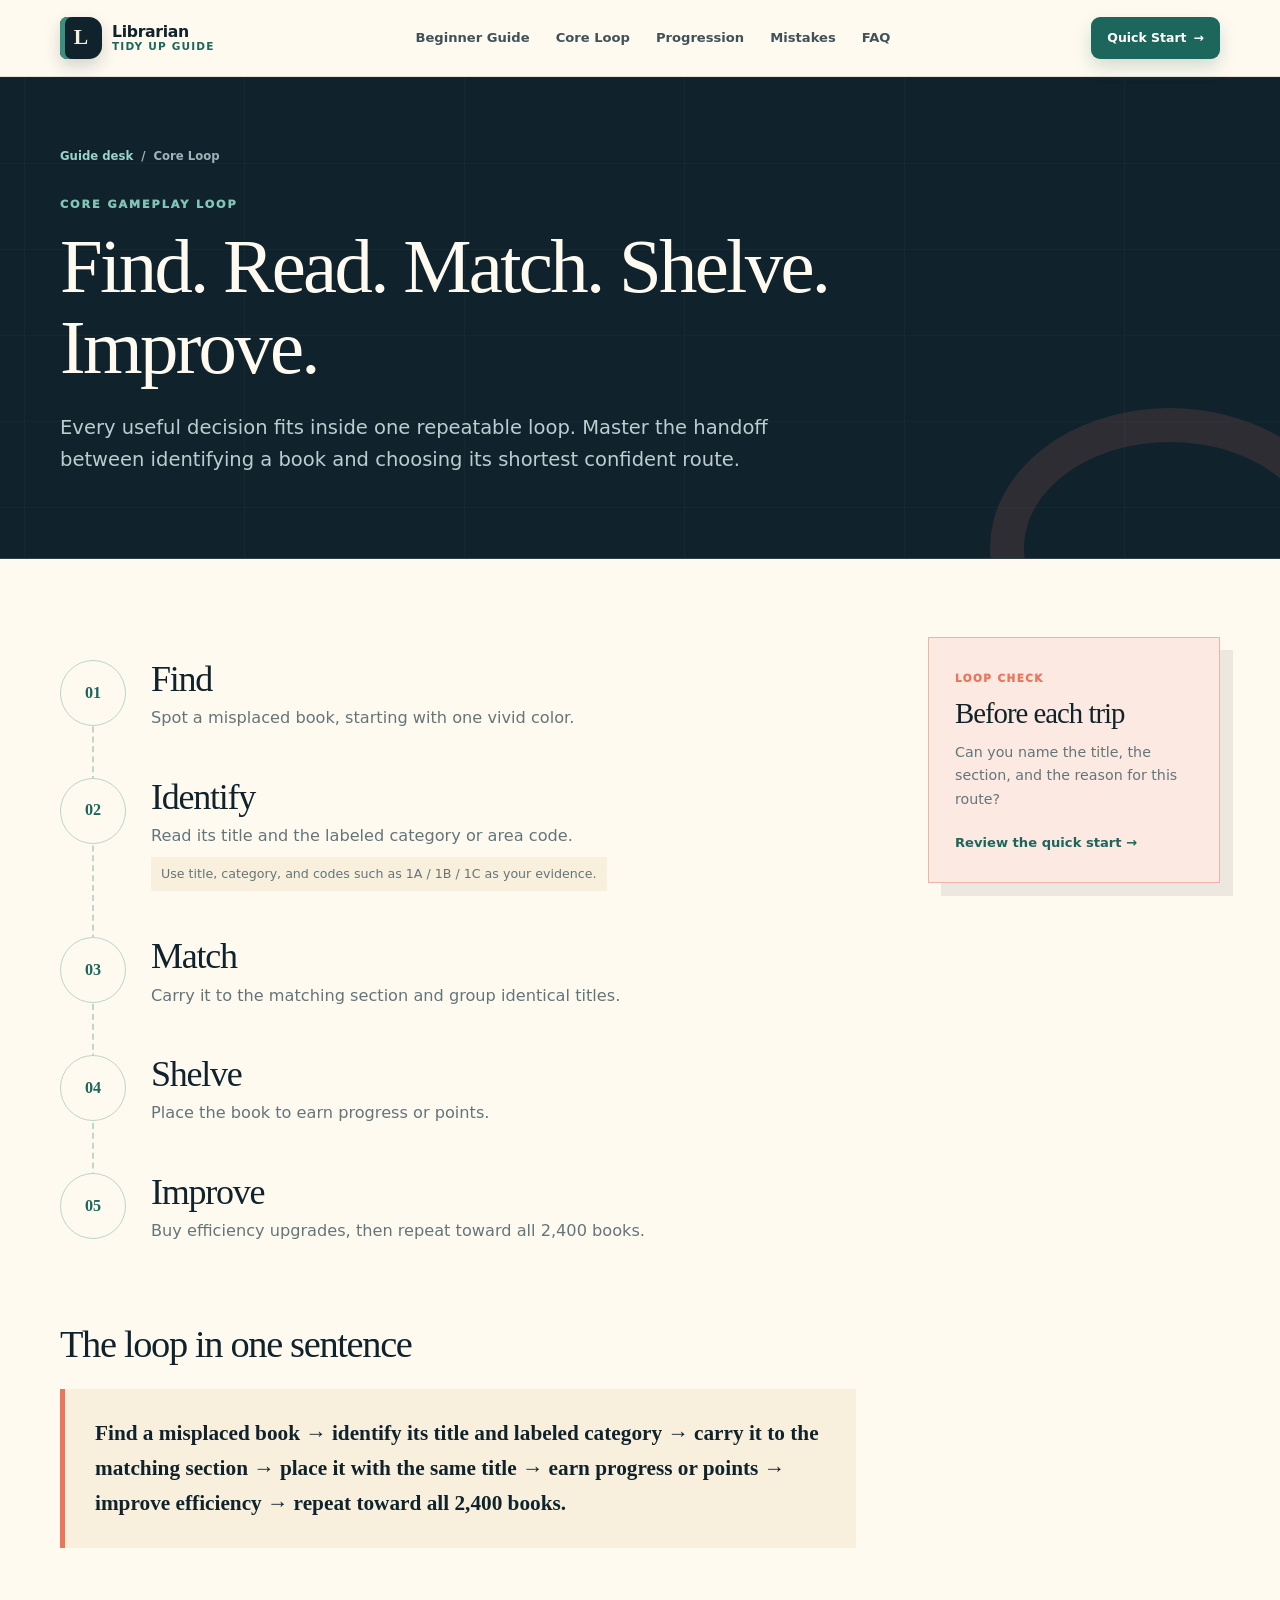
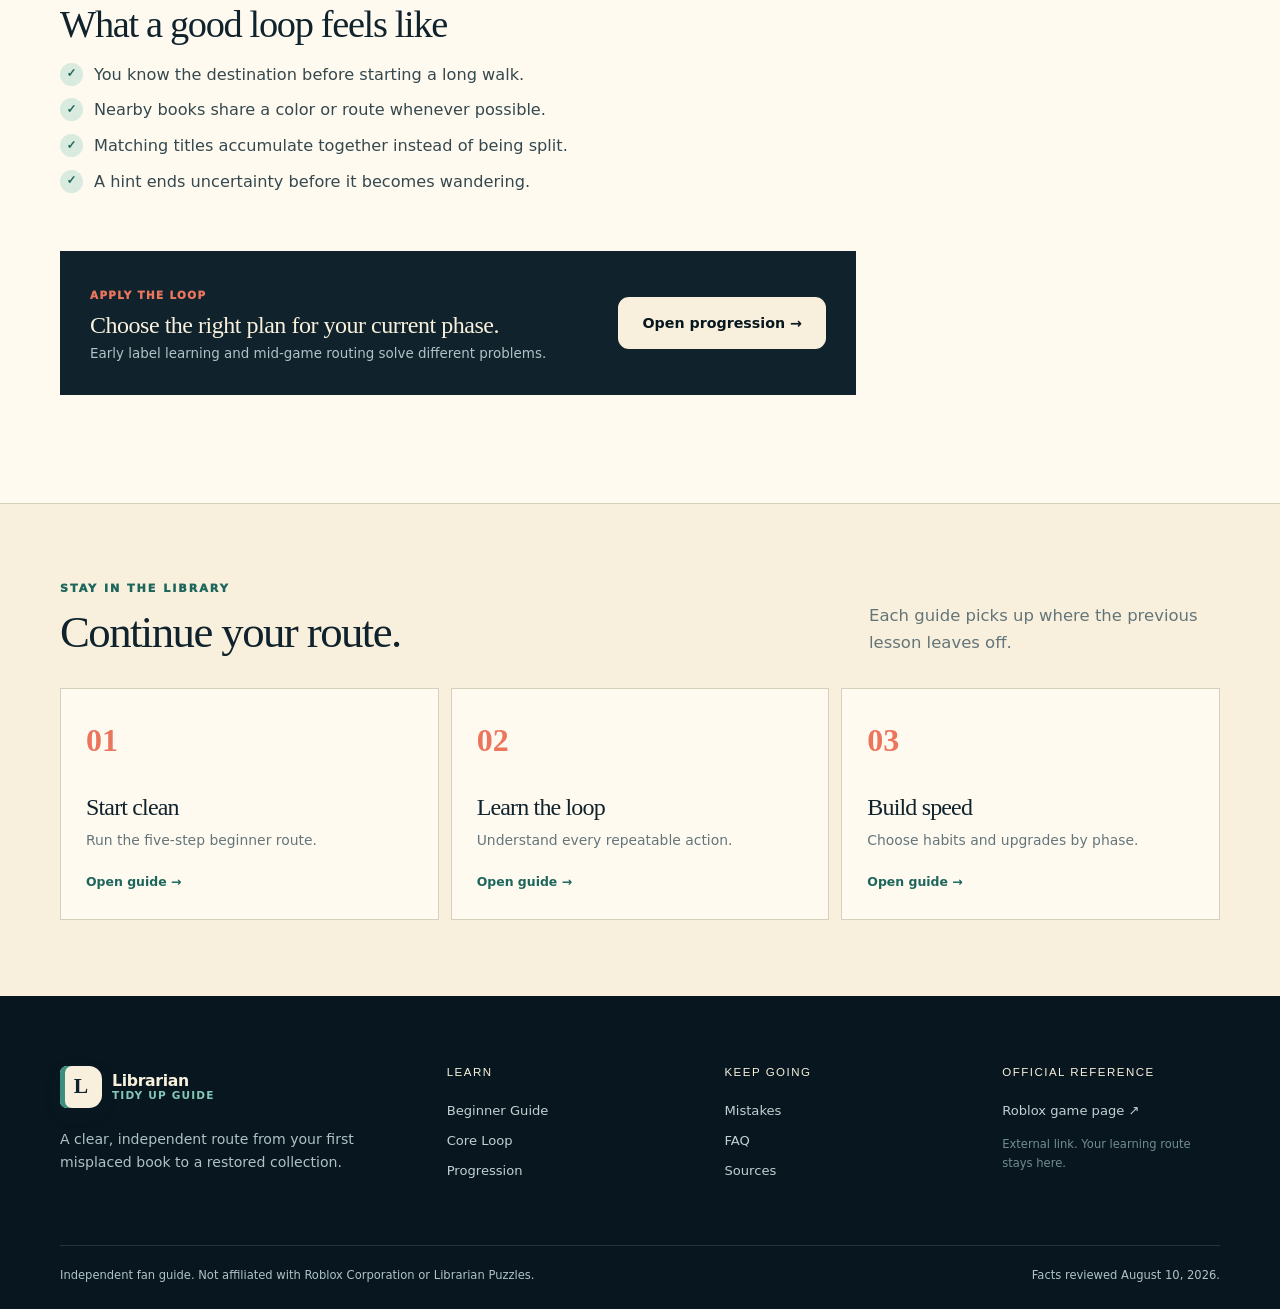
<file: gameplay/index.html>
<!DOCTYPE html><html lang="en"><head><meta charSet="utf-8"/><meta name="viewport" content="width=device-width, initial-scale=1"/><link rel="stylesheet" href="/_next/static/chunks/10qy_v9~w3ccm.css" data-precedence="next"/><link rel="preload" as="script" fetchPriority="low" href="/_next/static/chunks/073r9zuz9wbr..js"/><script src="/_next/static/chunks/0d_bnoetq~tja.js" async=""></script><script src="/_next/static/chunks/0dl1hh89mxqnp.js" async=""></script><script src="/_next/static/chunks/0e4yp1qj1d.0r.js" async=""></script><script src="/_next/static/chunks/turbopack-0b3q3we2kxbbf.js" async=""></script><script src="/_next/static/chunks/0g_8g044s-wq-.js" async=""></script><script src="/_next/static/chunks/0u3iu.1m~e5.u.js" async=""></script><title>Core Gameplay Loop | Librarian: Tidy Up Roblox Library</title><meta name="description" content="Learn the repeatable find, identify, shelve, earn, and upgrade gameplay loop."/><meta name="application-name" content="Librarian: Tidy Up Roblox Library"/><meta name="robots" content="index, follow"/><meta name="category" content="game guide"/><link rel="canonical" href="https://librariantidyuprobloxlibrary.wiki/gameplay/"/><meta property="og:title" content="Core Gameplay Loop"/><meta property="og:description" content="Learn the repeatable find, identify, shelve, earn, and upgrade gameplay loop."/><meta property="og:url" content="https://librariantidyuprobloxlibrary.wiki/gameplay/"/><meta property="og:site_name" content="Librarian: Tidy Up Roblox Library"/><meta property="og:image" content="https://librariantidyuprobloxlibrary.wiki/og.png"/><meta property="og:image:width" content="1200"/><meta property="og:image:height" content="630"/><meta property="og:image:alt" content="Librarian: Tidy Up Roblox Library — Beginner Guide • Quick Start"/><meta property="og:type" content="website"/><meta name="twitter:card" content="summary_large_image"/><meta name="twitter:title" content="Core Gameplay Loop"/><meta name="twitter:description" content="Learn the repeatable find, identify, shelve, earn, and upgrade gameplay loop."/><meta name="twitter:image" content="https://librariantidyuprobloxlibrary.wiki/og.png"/><script src="/_next/static/chunks/03~yq9q893hmn.js" noModule=""></script></head><body><div hidden=""><!--$--><!--/$--></div><a class="skip-link" href="#main-content">Skip to content</a><script type="application/ld+json">{"@context":"https://schema.org","@type":"WebSite","name":"Librarian: Tidy Up Roblox Library","alternateName":"Librarian Guide","url":"https://librariantidyuprobloxlibrary.wiki","description":"A fact-checked beginner guide to Librarian: Tidy Up Roblox Library, with a fast first route, the book-shelving loop, progression tips, mistakes, and FAQ.","inLanguage":"en","isAccessibleForFree":true}</script><script type="application/ld+json">{"@context":"https://schema.org","@type":"VideoGame","name":"Librarian: Tidy Up Roblox Library","url":"https://www.roblox.com/games/139937995319383/Librarian-Tidy-Up-Roblox-Library","gamePlatform":"Roblox","applicationCategory":"Game","author":{"@type":"Organization","name":"Librarian Puzzles"},"description":"A library tidying game where a magical accident scatters 2,400 books and players restore the collection by matching misplaced books to labeled shelf sections."}</script><header class="site-header"><div class="shell nav-wrap"><a class="brand" aria-label="Librarian: Tidy Up Roblox Library home" href="/"><span class="brand-mark" aria-hidden="true">L</span><span class="brand-copy"><b>Librarian</b><small>Tidy Up Guide</small></span></a><nav aria-label="Main navigation"><a href="/beginner-guide/">Beginner Guide</a><a href="/gameplay/">Core Loop</a><a href="/progression/">Progression</a><a href="/mistakes/">Mistakes</a><a href="/faq/">FAQ</a></nav><a class="nav-start" href="/beginner-guide/">Quick Start <span aria-hidden="true">→</span></a></div></header><main id="main-content"><section class="page-hero"><div class="shelf-lines" aria-hidden="true"></div><div class="shell page-hero__inner"><nav class="breadcrumbs" aria-label="Breadcrumb"><a href="/">Guide desk</a><span aria-hidden="true">/</span><span>Core Loop</span></nav><p class="eyebrow">Core gameplay loop</p><h1>Find. Read. Match. Shelve. Improve.</h1><p class="page-lede">Every useful decision fits inside one repeatable loop. Master the handoff between identifying a book and choosing its shortest confident route.</p></div></section><div class="shell content-layout"><article class="prose"><div class="loop-vertical"><section><span>01</span><div><h2>Find</h2><p>Spot a misplaced book, starting with one vivid color.</p></div></section><section><span>02</span><div><h2>Identify</h2><p>Read its title and the labeled category or area code.</p><p class="micro-note">Use title, category, and codes such as 1A / 1B / 1C as your evidence.</p></div></section><section><span>03</span><div><h2>Match</h2><p>Carry it to the matching section and group identical titles.</p></div></section><section><span>04</span><div><h2>Shelve</h2><p>Place the book to earn progress or points.</p></div></section><section><span>05</span><div><h2>Improve</h2><p>Buy efficiency upgrades, then repeat toward all 2,400 books.</p></div></section></div><h2>The loop in one sentence</h2><blockquote>Find a misplaced book → identify its title and labeled category → carry it to the matching section → place it with the same title → earn progress or points → improve efficiency → repeat toward all 2,400 books.</blockquote><h2>What a good loop feels like</h2><ul class="check-list"><li>You know the destination before starting a long walk.</li><li>Nearby books share a color or route whenever possible.</li><li>Matching titles accumulate together instead of being split.</li><li>A hint ends uncertainty before it becomes wandering.</li></ul><div class="next-card"><div><span>Apply the loop</span><h3>Choose the right plan for your current phase.</h3><p>Early label learning and mid-game routing solve different problems.</p></div><a class="button button--paper" href="/progression/">Open progression →</a></div></article><aside class="side-card side-card--coral"><span class="side-card__label">LOOP CHECK</span><h2>Before each trip</h2><p>Can you name the title, the section, and the reason for this route?</p><a href="/beginner-guide/">Review the quick start →</a></aside></div><section class="next-guides" aria-labelledby="continue-title"><div class="shell"><div class="section-heading compact-heading"><div><p class="eyebrow">Stay in the library</p><h2 id="continue-title">Continue your route.</h2></div><p>Each guide picks up where the previous lesson leaves off.</p></div><div class="continue-grid"><a href="/beginner-guide/"><span>01</span><h3>Start clean</h3><p>Run the five-step beginner route.</p><b>Open guide →</b></a><a href="/gameplay/"><span>02</span><h3>Learn the loop</h3><p>Understand every repeatable action.</p><b>Open guide →</b></a><a href="/progression/"><span>03</span><h3>Build speed</h3><p>Choose habits and upgrades by phase.</p><b>Open guide →</b></a></div></div></section><!--$--><!--/$--></main><footer class="site-footer"><div class="shell footer-grid"><div class="footer-intro"><a class="brand brand--footer" href="/"><span class="brand-mark" aria-hidden="true">L</span><span class="brand-copy"><b>Librarian</b><small>Tidy Up Guide</small></span></a><p>A clear, independent route from your first misplaced book to a restored collection.</p></div><div><h2>Learn</h2><a href="/beginner-guide/">Beginner Guide</a><a href="/gameplay/">Core Loop</a><a href="/progression/">Progression</a></div><div><h2>Keep going</h2><a href="/mistakes/">Mistakes</a><a href="/faq/">FAQ</a><a href="/sources/">Sources</a></div><div><h2>Official reference</h2><a href="https://www.roblox.com/games/139937995319383/Librarian-Tidy-Up-Roblox-Library" target="_blank" rel="noopener noreferrer">Roblox game page ↗</a><p class="footer-note">External link. Your learning route stays here.</p></div></div><div class="shell footer-bottom"><p>Independent fan guide. Not affiliated with Roblox Corporation or Librarian Puzzles.</p><p>Facts reviewed <!-- -->August 10, 2026<!-- -->.</p></div></footer><script src="/_next/static/chunks/073r9zuz9wbr..js" id="_R_" async=""></script><script>(self.__next_f=self.__next_f||[]).push([0])</script><script>self.__next_f.push([1,"1:\"$Sreact.fragment\"\n2:I[18880,[\"/_next/static/chunks/0g_8g044s-wq-.js\",\"/_next/static/chunks/0u3iu.1m~e5.u.js\"],\"\"]\n3:I[42398,[\"/_next/static/chunks/0g_8g044s-wq-.js\",\"/_next/static/chunks/0u3iu.1m~e5.u.js\"],\"default\"]\n4:I[75004,[\"/_next/static/chunks/0g_8g044s-wq-.js\",\"/_next/static/chunks/0u3iu.1m~e5.u.js\"],\"default\"]\nd:I[27042,[\"/_next/static/chunks/0g_8g044s-wq-.js\",\"/_next/static/chunks/0u3iu.1m~e5.u.js\"],\"default\",1]\n:HL[\"/_next/static/chunks/10qy_v9~w3ccm.css\",\"style\"]\n"])</script><script>self.__next_f.push([1,"0:{\"P\":null,\"c\":[\"\",\"gameplay\",\"\"],\"q\":\"\",\"i\":false,\"f\":[[[\"\",{\"children\":[\"gameplay\",{\"children\":[\"__PAGE__\",{}]}]},\"$undefined\",\"$undefined\",16],[[\"$\",\"$1\",\"c\",{\"children\":[[[\"$\",\"link\",\"0\",{\"rel\":\"stylesheet\",\"href\":\"/_next/static/chunks/10qy_v9~w3ccm.css\",\"precedence\":\"next\",\"crossOrigin\":\"$undefined\",\"nonce\":\"$undefined\"}],[\"$\",\"script\",\"script-0\",{\"src\":\"/_next/static/chunks/0g_8g044s-wq-.js\",\"async\":true,\"nonce\":\"$undefined\"}],[\"$\",\"script\",\"script-1\",{\"src\":\"/_next/static/chunks/0u3iu.1m~e5.u.js\",\"async\":true,\"nonce\":\"$undefined\"}]],[\"$\",\"html\",null,{\"lang\":\"en\",\"children\":[\"$\",\"body\",null,{\"children\":[[\"$\",\"a\",null,{\"className\":\"skip-link\",\"href\":\"#main-content\",\"children\":\"Skip to content\"}],[\"$\",\"script\",null,{\"type\":\"application/ld+json\",\"dangerouslySetInnerHTML\":{\"__html\":\"{\\\"@context\\\":\\\"https://schema.org\\\",\\\"@type\\\":\\\"WebSite\\\",\\\"name\\\":\\\"Librarian: Tidy Up Roblox Library\\\",\\\"alternateName\\\":\\\"Librarian Guide\\\",\\\"url\\\":\\\"https://librariantidyuprobloxlibrary.wiki\\\",\\\"description\\\":\\\"A fact-checked beginner guide to Librarian: Tidy Up Roblox Library, with a fast first route, the book-shelving loop, progression tips, mistakes, and FAQ.\\\",\\\"inLanguage\\\":\\\"en\\\",\\\"isAccessibleForFree\\\":true}\"}}],[\"$\",\"script\",null,{\"type\":\"application/ld+json\",\"dangerouslySetInnerHTML\":{\"__html\":\"{\\\"@context\\\":\\\"https://schema.org\\\",\\\"@type\\\":\\\"VideoGame\\\",\\\"name\\\":\\\"Librarian: Tidy Up Roblox Library\\\",\\\"url\\\":\\\"https://www.roblox.com/games/139937995319383/Librarian-Tidy-Up-Roblox-Library\\\",\\\"gamePlatform\\\":\\\"Roblox\\\",\\\"applicationCategory\\\":\\\"Game\\\",\\\"author\\\":{\\\"@type\\\":\\\"Organization\\\",\\\"name\\\":\\\"Librarian Puzzles\\\"},\\\"description\\\":\\\"A library tidying game where a magical accident scatters 2,400 books and players restore the collection by matching misplaced books to labeled shelf sections.\\\"}\"}}],[\"$\",\"header\",null,{\"className\":\"site-header\",\"children\":[\"$\",\"div\",null,{\"className\":\"shell nav-wrap\",\"children\":[[\"$\",\"$L2\",null,{\"className\":\"brand\",\"href\":\"/\",\"aria-label\":\"Librarian: Tidy Up Roblox Library home\",\"children\":[[\"$\",\"span\",null,{\"className\":\"brand-mark\",\"aria-hidden\":\"true\",\"children\":\"L\"}],[\"$\",\"span\",null,{\"className\":\"brand-copy\",\"children\":[[\"$\",\"b\",null,{\"children\":\"Librarian\"}],[\"$\",\"small\",null,{\"children\":\"Tidy Up Guide\"}]]}]]}],[\"$\",\"nav\",null,{\"aria-label\":\"Main navigation\",\"children\":[[\"$\",\"$L2\",\"/beginner-guide\",{\"href\":\"/beginner-guide\",\"children\":\"Beginner Guide\"}],[\"$\",\"$L2\",\"/gameplay\",{\"href\":\"/gameplay\",\"children\":\"Core Loop\"}],[\"$\",\"$L2\",\"/progression\",{\"href\":\"/progression\",\"children\":\"Progression\"}],[\"$\",\"$L2\",\"/mistakes\",{\"href\":\"/mistakes\",\"children\":\"Mistakes\"}],[\"$\",\"$L2\",\"/faq\",{\"href\":\"/faq\",\"children\":\"FAQ\"}]]}],[\"$\",\"$L2\",null,{\"className\":\"nav-start\",\"href\":\"/beginner-guide\",\"children\":[\"Quick Start \",[\"$\",\"span\",null,{\"aria-hidden\":\"true\",\"children\":\"→\"}]]}]]}]}],[\"$\",\"main\",null,{\"id\":\"main-content\",\"children\":[\"$\",\"$L3\",null,{\"parallelRouterKey\":\"children\",\"error\":\"$undefined\",\"errorStyles\":\"$undefined\",\"errorScripts\":\"$undefined\",\"template\":[\"$\",\"$L4\",null,{}],\"templateStyles\":\"$undefined\",\"templateScripts\":\"$undefined\",\"notFound\":[[\"$\",\"section\",null,{\"className\":\"section\",\"children\":[\"$\",\"div\",null,{\"className\":\"shell final-card\",\"children\":[[\"$\",\"p\",null,{\"className\":\"eyebrow\",\"children\":\"Wrong shelf\"}],[\"$\",\"h1\",null,{\"children\":\"That guide card is missing.\"}],[\"$\",\"p\",null,{\"children\":\"Return to the beginner route and keep shelving.\"}],[\"$\",\"$L2\",null,{\"className\":\"button button--primary\",\"href\":\"/beginner-guide\",\"children\":\"Open Beginner Guide →\"}]]}]}],[]],\"forbidden\":\"$undefined\",\"unauthorized\":\"$undefined\"}]}],[\"$\",\"footer\",null,{\"className\":\"site-footer\",\"children\":[[\"$\",\"div\",null,{\"className\":\"shell footer-grid\",\"children\":[[\"$\",\"div\",null,{\"className\":\"footer-intro\",\"children\":[[\"$\",\"$L2\",null,{\"className\":\"brand brand--footer\",\"href\":\"/\",\"children\":[[\"$\",\"span\",null,{\"className\":\"brand-mark\",\"aria-hidden\":\"true\",\"children\":\"L\"}],[\"$\",\"span\",null,{\"className\":\"brand-copy\",\"children\":[[\"$\",\"b\",null,{\"children\":\"Librarian\"}],[\"$\",\"small\",null,{\"children\":\"Tidy Up Guide\"}]]}]]}],[\"$\",\"p\",null,{\"children\":\"A clear, independent route from your first misplaced book to a restored collection.\"}]]}],[\"$\",\"div\",null,{\"children\":[[\"$\",\"h2\",null,{\"children\":\"Learn\"}],[[\"$\",\"$L2\",\"/beginner-guide\",{\"href\":\"/beginner-guide\",\"children\":\"Beginner Guide\"}],[\"$\",\"$L2\",\"/gameplay\",{\"href\":\"/gameplay\",\"children\":\"Core Loop\"}],[\"$\",\"$L2\",\"/progression\",{\"href\":\"/progression\",\"children\":\"Progression\"}]]]}],[\"$\",\"div\",null,{\"children\":[[\"$\",\"h2\",null,{\"children\":\"Keep going\"}],[[\"$\",\"$L2\",\"/mistakes\",{\"href\":\"/mistakes\",\"children\":\"Mistakes\"}],\"$L5\"],\"$L6\"]}],\"$L7\"]}],\"$L8\"]}]]}]}]]}],{\"children\":[\"$L9\",{\"children\":[\"$La\",{},null,false,null]},null,false,\"$@b\"]},null,false,null],\"$Lc\",false]],\"m\":\"$undefined\",\"G\":[\"$d\",[\"$Le\"]],\"S\":true,\"h\":null,\"s\":\"$undefined\",\"l\":\"$undefined\",\"p\":\"$undefined\",\"d\":\"$undefined\",\"b\":\"JP_Er7gaStZeEABxVbXoh\"}\n"])</script><script>self.__next_f.push([1,"14:I[15286,[\"/_next/static/chunks/0g_8g044s-wq-.js\",\"/_next/static/chunks/0u3iu.1m~e5.u.js\"],\"ViewportBoundary\"]\n16:I[15286,[\"/_next/static/chunks/0g_8g044s-wq-.js\",\"/_next/static/chunks/0u3iu.1m~e5.u.js\"],\"MetadataBoundary\"]\n17:\"$Sreact.suspense\"\n5:[\"$\",\"$L2\",\"/faq\",{\"href\":\"/faq\",\"children\":\"FAQ\"}]\n6:[\"$\",\"$L2\",null,{\"href\":\"/sources\",\"children\":\"Sources\"}]\n7:[\"$\",\"div\",null,{\"children\":[[\"$\",\"h2\",null,{\"children\":\"Official reference\"}],[\"$\",\"a\",null,{\"href\":\"https://www.roblox.com/games/139937995319383/Librarian-Tidy-Up-Roblox-Library\",\"target\":\"_blank\",\"rel\":\"noopener noreferrer\",\"children\":\"Roblox game page ↗\"}],[\"$\",\"p\",null,{\"className\":\"footer-note\",\"children\":\"External link. Your learning route stays here.\"}]]}]\n8:[\"$\",\"div\",null,{\"className\":\"shell footer-bottom\",\"children\":[[\"$\",\"p\",null,{\"children\":\"Independent fan guide. Not affiliated with Roblox Corporation or Librarian Puzzles.\"}],[\"$\",\"p\",null,{\"children\":[\"Facts reviewed \",\"August 10, 2026\",\".\"]}]]}]\n9:[\"$\",\"$1\",\"c\",{\"children\":[null,[\"$\",\"$L3\",null,{\"parallelRouterKey\":\"children\",\"error\":\"$undefined\",\"errorStyles\":\"$undefined\",\"errorScripts\":\"$undefined\",\"template\":[\"$\",\"$L4\",null,{}],\"templateStyles\":\"$undefined\",\"templateScripts\":\"$undefined\",\"notFound\":\"$undefined\",\"forbidden\":\"$undefined\",\"unauthorized\":\"$undefined\"}]]}]\n"])</script><script>self.__next_f.push([1,"a:[\"$\",\"$1\",\"c\",{\"children\":[[[\"$\",\"section\",null,{\"className\":\"page-hero\",\"children\":[[\"$\",\"div\",null,{\"className\":\"shelf-lines\",\"aria-hidden\":\"true\"}],[\"$\",\"div\",null,{\"className\":\"shell page-hero__inner\",\"children\":[[\"$\",\"nav\",null,{\"className\":\"breadcrumbs\",\"aria-label\":\"Breadcrumb\",\"children\":[[\"$\",\"$L2\",null,{\"href\":\"/\",\"children\":\"Guide desk\"}],[\"$\",\"span\",null,{\"aria-hidden\":\"true\",\"children\":\"/\"}],[\"$\",\"span\",null,{\"children\":\"Core Loop\"}]]}],[\"$\",\"p\",null,{\"className\":\"eyebrow\",\"children\":\"Core gameplay loop\"}],[\"$\",\"h1\",null,{\"children\":\"Find. Read. Match. Shelve. Improve.\"}],[\"$\",\"p\",null,{\"className\":\"page-lede\",\"children\":\"Every useful decision fits inside one repeatable loop. Master the handoff between identifying a book and choosing its shortest confident route.\"}]]}]]}],[\"$\",\"div\",null,{\"className\":\"shell content-layout\",\"children\":[[\"$\",\"article\",null,{\"className\":\"prose\",\"children\":[[\"$\",\"div\",null,{\"className\":\"loop-vertical\",\"children\":[[\"$\",\"section\",\"01\",{\"children\":[[\"$\",\"span\",null,{\"children\":\"01\"}],[\"$\",\"div\",null,{\"children\":[[\"$\",\"h2\",null,{\"children\":\"Find\"}],[\"$\",\"p\",null,{\"children\":\"Spot a misplaced book, starting with one vivid color.\"}],false]}]]}],[\"$\",\"section\",\"02\",{\"children\":[[\"$\",\"span\",null,{\"children\":\"02\"}],[\"$\",\"div\",null,{\"children\":[[\"$\",\"h2\",null,{\"children\":\"Identify\"}],[\"$\",\"p\",null,{\"children\":\"Read its title and the labeled category or area code.\"}],[\"$\",\"p\",null,{\"className\":\"micro-note\",\"children\":\"Use title, category, and codes such as 1A / 1B / 1C as your evidence.\"}]]}]]}],[\"$\",\"section\",\"03\",{\"children\":[[\"$\",\"span\",null,{\"children\":\"03\"}],[\"$\",\"div\",null,{\"children\":[[\"$\",\"h2\",null,{\"children\":\"Match\"}],[\"$\",\"p\",null,{\"children\":\"Carry it to the matching section and group identical titles.\"}],false]}]]}],[\"$\",\"section\",\"04\",{\"children\":[[\"$\",\"span\",null,{\"children\":\"04\"}],[\"$\",\"div\",null,{\"children\":[[\"$\",\"h2\",null,{\"children\":\"Shelve\"}],[\"$\",\"p\",null,{\"children\":\"Place the book to earn progress or points.\"}],false]}]]}],[\"$\",\"section\",\"05\",{\"children\":[[\"$\",\"span\",null,{\"children\":\"05\"}],[\"$\",\"div\",null,{\"children\":[[\"$\",\"h2\",null,{\"children\":\"Improve\"}],[\"$\",\"p\",null,{\"children\":\"Buy efficiency upgrades, then repeat toward all 2,400 books.\"}],false]}]]}]]}],[\"$\",\"h2\",null,{\"children\":\"The loop in one sentence\"}],[\"$\",\"blockquote\",null,{\"children\":\"Find a misplaced book → identify its title and labeled category → carry it to the matching section → place it with the same title → earn progress or points → improve efficiency → repeat toward all 2,400 books.\"}],[\"$\",\"h2\",null,{\"children\":\"What a good loop feels like\"}],[\"$\",\"ul\",null,{\"className\":\"check-list\",\"children\":[[\"$\",\"li\",null,{\"children\":\"You know the destination before starting a long walk.\"}],[\"$\",\"li\",null,{\"children\":\"Nearby books share a color or route whenever possible.\"}],[\"$\",\"li\",null,{\"children\":\"Matching titles accumulate together instead of being split.\"}],[\"$\",\"li\",null,{\"children\":\"A hint ends uncertainty before it becomes wandering.\"}]]}],[\"$\",\"div\",null,{\"className\":\"next-card\",\"children\":[[\"$\",\"div\",null,{\"children\":[[\"$\",\"span\",null,{\"children\":\"Apply the loop\"}],[\"$\",\"h3\",null,{\"children\":\"Choose the right plan for your current phase.\"}],[\"$\",\"p\",null,{\"children\":\"Early label learning and mid-game routing solve different problems.\"}]]}],[\"$\",\"$L2\",null,{\"className\":\"button button--paper\",\"href\":\"/progression\",\"children\":\"Open progression →\"}]]}]]}],[\"$\",\"aside\",null,{\"className\":\"side-card side-card--coral\",\"children\":[[\"$\",\"span\",null,{\"className\":\"side-card__label\",\"children\":\"LOOP CHECK\"}],[\"$\",\"h2\",null,{\"children\":\"Before each trip\"}],[\"$\",\"p\",null,{\"children\":\"Can you name the title, the section, and the reason for this route?\"}],[\"$\",\"$L2\",null,{\"href\":\"/beginner-guide\",\"children\":\"Review the quick start →\"}]]}]]}],[\"$\",\"section\",null,{\"className\":\"next-guides\",\"aria-labelledby\":\"continue-title\",\"children\":[\"$\",\"div\",null,{\"className\":\"shell\",\"children\":[[\"$\",\"div\",null,{\"className\":\"section-heading compact-heading\",\"children\":[[\"$\",\"div\",null,{\"children\":[[\"$\",\"p\",null,{\"className\":\"eyebrow\",\"children\":\"Stay in the library\"}],[\"$\",\"h2\",null,{\"id\":\"continue-title\",\"children\":\"Continue your route.\"}]]}],[\"$\",\"p\",null,{\"children\":\"Each guide picks up where the previous lesson leaves off.\"}]]}],[\"$\",\"div\",null,{\"className\":\"continue-grid\",\"children\":[[\"$\",\"$L2\",\"/beginner-guide\",{\"href\":\"/beginner-guide\",\"children\":[[\"$\",\"span\",null,{\"children\":\"01\"}],[\"$\",\"h3\",null,{\"children\":\"Start clean\"}],[\"$\",\"p\",null,{\"children\":\"Run the five-step beginner route.\"}],\"$Lf\"]}],\"$L10\",\"$L11\"]}]]}]}]],null,\"$L12\"]}]\n"])</script><script>self.__next_f.push([1,"13:[]\nb:\"$W13\"\nc:[\"$\",\"$1\",\"h\",{\"children\":[null,[\"$\",\"$L14\",null,{\"children\":\"$L15\"}],[\"$\",\"div\",null,{\"hidden\":true,\"children\":[\"$\",\"$L16\",null,{\"children\":[\"$\",\"$17\",null,{\"name\":\"Next.Metadata\",\"children\":\"$L18\"}]}]}],null]}]\ne:[\"$\",\"link\",\"0\",{\"rel\":\"stylesheet\",\"href\":\"/_next/static/chunks/10qy_v9~w3ccm.css\",\"precedence\":\"next\",\"crossOrigin\":\"$undefined\",\"nonce\":\"$undefined\"}]\n"])</script><script>self.__next_f.push([1,"19:I[15286,[\"/_next/static/chunks/0g_8g044s-wq-.js\",\"/_next/static/chunks/0u3iu.1m~e5.u.js\"],\"OutletBoundary\"]\nf:[\"$\",\"b\",null,{\"children\":\"Open guide →\"}]\n10:[\"$\",\"$L2\",\"/gameplay\",{\"href\":\"/gameplay\",\"children\":[[\"$\",\"span\",null,{\"children\":\"02\"}],[\"$\",\"h3\",null,{\"children\":\"Learn the loop\"}],[\"$\",\"p\",null,{\"children\":\"Understand every repeatable action.\"}],[\"$\",\"b\",null,{\"children\":\"Open guide →\"}]]}]\n11:[\"$\",\"$L2\",\"/progression\",{\"href\":\"/progression\",\"children\":[[\"$\",\"span\",null,{\"children\":\"03\"}],[\"$\",\"h3\",null,{\"children\":\"Build speed\"}],[\"$\",\"p\",null,{\"children\":\"Choose habits and upgrades by phase.\"}],[\"$\",\"b\",null,{\"children\":\"Open guide →\"}]]}]\n12:[\"$\",\"$L19\",null,{\"children\":[\"$\",\"$17\",null,{\"name\":\"Next.MetadataOutlet\",\"children\":\"$@1a\"}]}]\n"])</script><script>self.__next_f.push([1,"15:[[\"$\",\"meta\",\"0\",{\"charSet\":\"utf-8\"}],[\"$\",\"meta\",\"1\",{\"name\":\"viewport\",\"content\":\"width=device-width, initial-scale=1\"}]]\n"])</script><script>self.__next_f.push([1,"18:[[\"$\",\"title\",\"0\",{\"children\":\"Core Gameplay Loop | Librarian: Tidy Up Roblox Library\"}],[\"$\",\"meta\",\"1\",{\"name\":\"description\",\"content\":\"Learn the repeatable find, identify, shelve, earn, and upgrade gameplay loop.\"}],[\"$\",\"meta\",\"2\",{\"name\":\"application-name\",\"content\":\"Librarian: Tidy Up Roblox Library\"}],[\"$\",\"meta\",\"3\",{\"name\":\"robots\",\"content\":\"index, follow\"}],[\"$\",\"meta\",\"4\",{\"name\":\"category\",\"content\":\"game guide\"}],[\"$\",\"link\",\"5\",{\"rel\":\"canonical\",\"href\":\"https://librariantidyuprobloxlibrary.wiki/gameplay/\"}],[\"$\",\"meta\",\"6\",{\"property\":\"og:title\",\"content\":\"Core Gameplay Loop\"}],[\"$\",\"meta\",\"7\",{\"property\":\"og:description\",\"content\":\"Learn the repeatable find, identify, shelve, earn, and upgrade gameplay loop.\"}],[\"$\",\"meta\",\"8\",{\"property\":\"og:url\",\"content\":\"https://librariantidyuprobloxlibrary.wiki/gameplay/\"}],[\"$\",\"meta\",\"9\",{\"property\":\"og:site_name\",\"content\":\"Librarian: Tidy Up Roblox Library\"}],[\"$\",\"meta\",\"10\",{\"property\":\"og:image\",\"content\":\"https://librariantidyuprobloxlibrary.wiki/og.png\"}],[\"$\",\"meta\",\"11\",{\"property\":\"og:image:width\",\"content\":\"1200\"}],[\"$\",\"meta\",\"12\",{\"property\":\"og:image:height\",\"content\":\"630\"}],[\"$\",\"meta\",\"13\",{\"property\":\"og:image:alt\",\"content\":\"Librarian: Tidy Up Roblox Library — Beginner Guide • Quick Start\"}],[\"$\",\"meta\",\"14\",{\"property\":\"og:type\",\"content\":\"website\"}],[\"$\",\"meta\",\"15\",{\"name\":\"twitter:card\",\"content\":\"summary_large_image\"}],[\"$\",\"meta\",\"16\",{\"name\":\"twitter:title\",\"content\":\"Core Gameplay Loop\"}],[\"$\",\"meta\",\"17\",{\"name\":\"twitter:description\",\"content\":\"Learn the repeatable find, identify, shelve, earn, and upgrade gameplay loop.\"}],[\"$\",\"meta\",\"18\",{\"name\":\"twitter:image\",\"content\":\"https://librariantidyuprobloxlibrary.wiki/og.png\"}]]\n"])</script><script>self.__next_f.push([1,"1a:null\n"])</script>  <!-- adsterra-code-handoff:artifact-runtime:start -->
  <script type="module" src="/adsterra/runtime.js" data-adsterra-artifact-runtime data-global-fallback="true"></script>
  <!-- adsterra-code-handoff:artifact-runtime:end -->
</body></html>
</file>
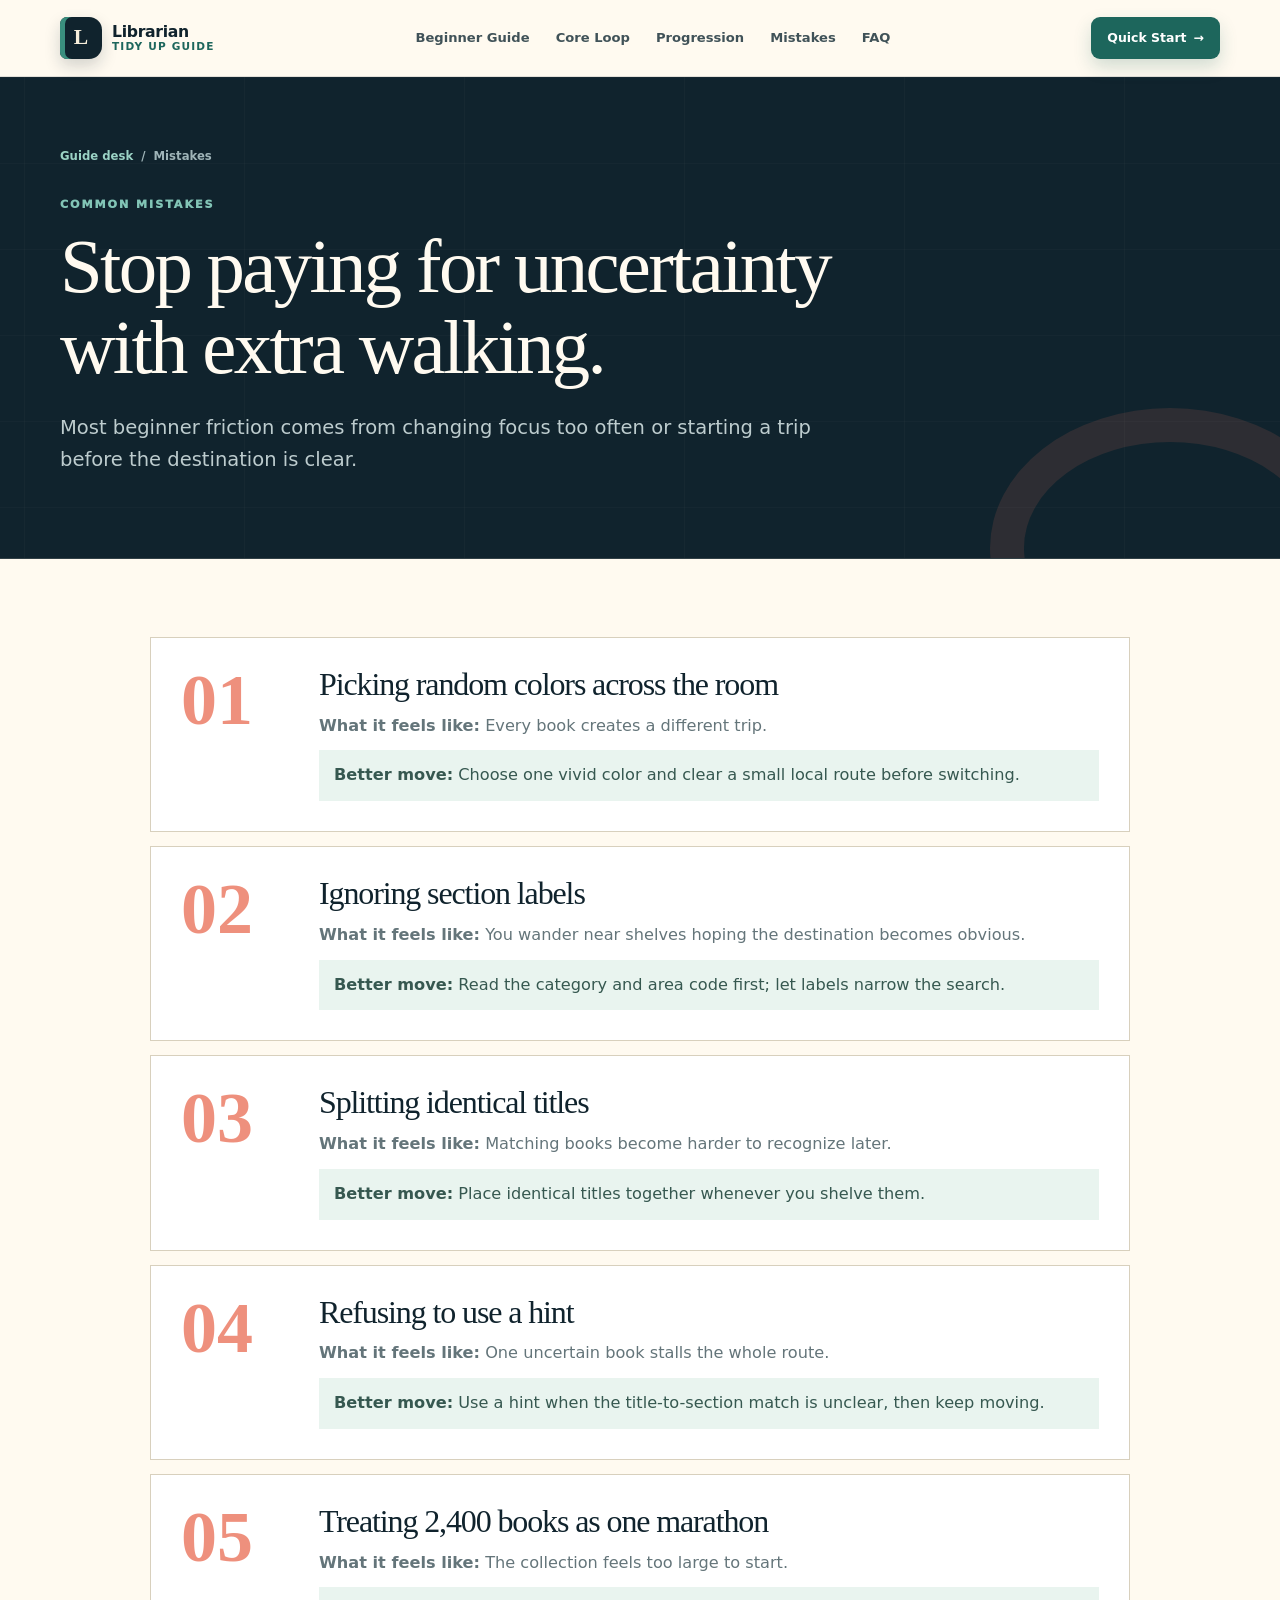
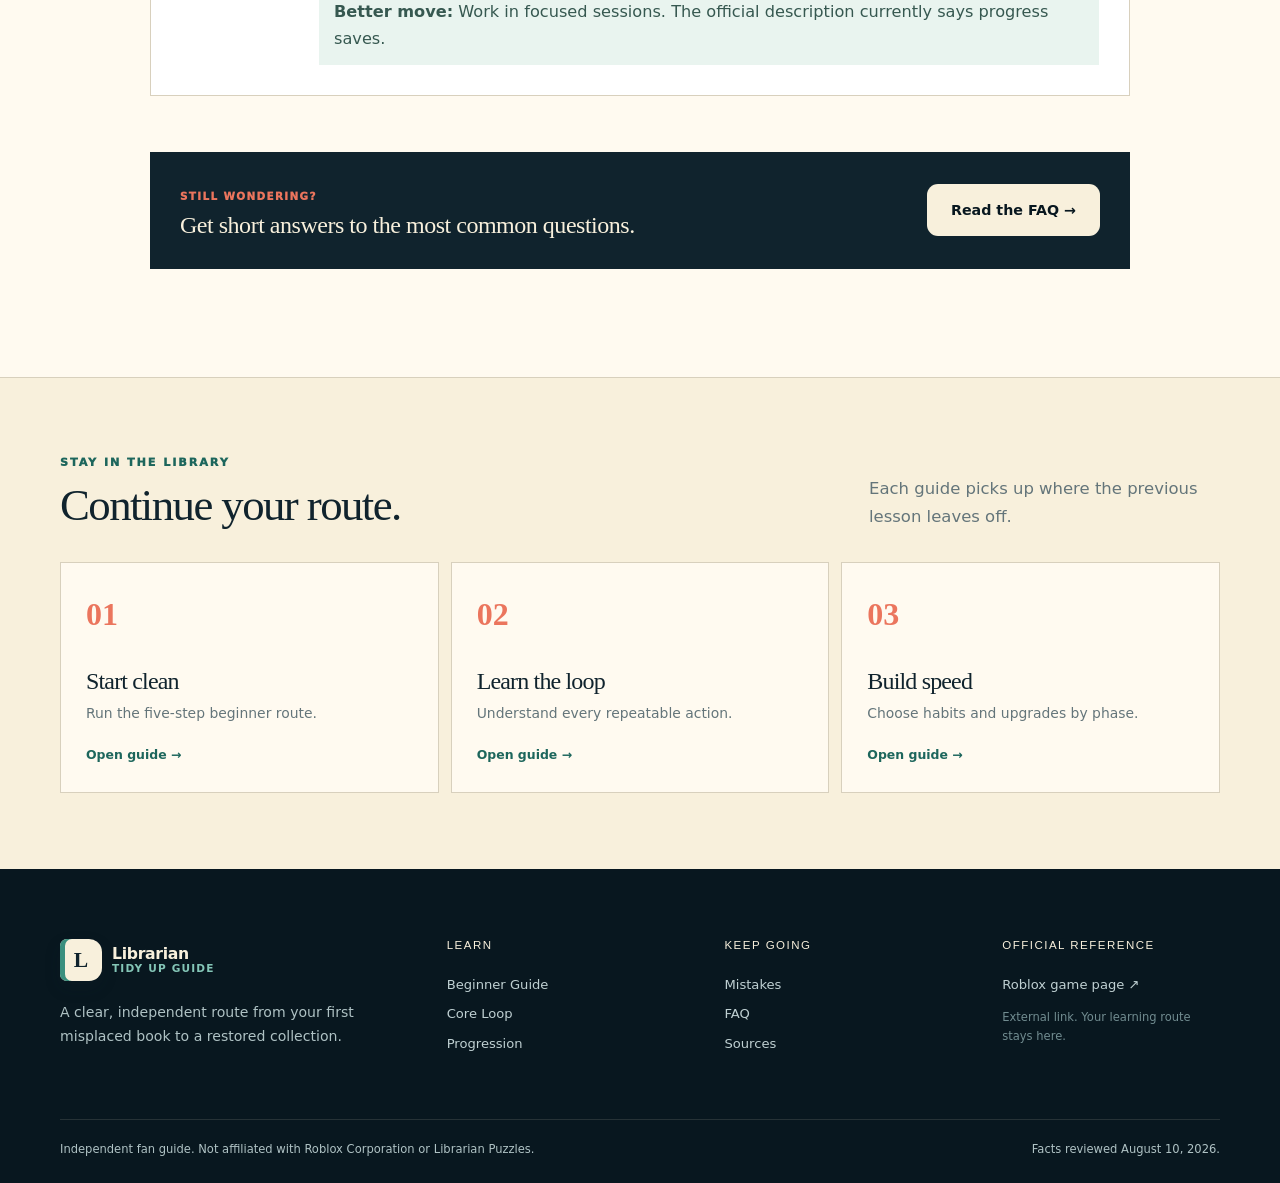
<file: mistakes/index.html>
<!DOCTYPE html><html lang="en"><head><meta charSet="utf-8"/><meta name="viewport" content="width=device-width, initial-scale=1"/><link rel="stylesheet" href="/_next/static/chunks/10qy_v9~w3ccm.css" data-precedence="next"/><link rel="preload" as="script" fetchPriority="low" href="/_next/static/chunks/073r9zuz9wbr..js"/><script src="/_next/static/chunks/0d_bnoetq~tja.js" async=""></script><script src="/_next/static/chunks/0dl1hh89mxqnp.js" async=""></script><script src="/_next/static/chunks/0e4yp1qj1d.0r.js" async=""></script><script src="/_next/static/chunks/turbopack-0b3q3we2kxbbf.js" async=""></script><script src="/_next/static/chunks/0g_8g044s-wq-.js" async=""></script><script src="/_next/static/chunks/0u3iu.1m~e5.u.js" async=""></script><title>Common Beginner Mistakes | Librarian: Tidy Up Roblox Library</title><meta name="description" content="Five common shelving mistakes and the simple habits that prevent them."/><meta name="application-name" content="Librarian: Tidy Up Roblox Library"/><meta name="robots" content="index, follow"/><meta name="category" content="game guide"/><link rel="canonical" href="https://librariantidyuprobloxlibrary.wiki/mistakes/"/><meta property="og:title" content="Common Beginner Mistakes"/><meta property="og:description" content="Five common shelving mistakes and the simple habits that prevent them."/><meta property="og:url" content="https://librariantidyuprobloxlibrary.wiki/mistakes/"/><meta property="og:site_name" content="Librarian: Tidy Up Roblox Library"/><meta property="og:image" content="https://librariantidyuprobloxlibrary.wiki/og.png"/><meta property="og:image:width" content="1200"/><meta property="og:image:height" content="630"/><meta property="og:image:alt" content="Librarian: Tidy Up Roblox Library — Beginner Guide • Quick Start"/><meta property="og:type" content="website"/><meta name="twitter:card" content="summary_large_image"/><meta name="twitter:title" content="Common Beginner Mistakes"/><meta name="twitter:description" content="Five common shelving mistakes and the simple habits that prevent them."/><meta name="twitter:image" content="https://librariantidyuprobloxlibrary.wiki/og.png"/><script src="/_next/static/chunks/03~yq9q893hmn.js" noModule=""></script></head><body><div hidden=""><!--$--><!--/$--></div><a class="skip-link" href="#main-content">Skip to content</a><script type="application/ld+json">{"@context":"https://schema.org","@type":"WebSite","name":"Librarian: Tidy Up Roblox Library","alternateName":"Librarian Guide","url":"https://librariantidyuprobloxlibrary.wiki","description":"A fact-checked beginner guide to Librarian: Tidy Up Roblox Library, with a fast first route, the book-shelving loop, progression tips, mistakes, and FAQ.","inLanguage":"en","isAccessibleForFree":true}</script><script type="application/ld+json">{"@context":"https://schema.org","@type":"VideoGame","name":"Librarian: Tidy Up Roblox Library","url":"https://www.roblox.com/games/139937995319383/Librarian-Tidy-Up-Roblox-Library","gamePlatform":"Roblox","applicationCategory":"Game","author":{"@type":"Organization","name":"Librarian Puzzles"},"description":"A library tidying game where a magical accident scatters 2,400 books and players restore the collection by matching misplaced books to labeled shelf sections."}</script><header class="site-header"><div class="shell nav-wrap"><a class="brand" aria-label="Librarian: Tidy Up Roblox Library home" href="/"><span class="brand-mark" aria-hidden="true">L</span><span class="brand-copy"><b>Librarian</b><small>Tidy Up Guide</small></span></a><nav aria-label="Main navigation"><a href="/beginner-guide/">Beginner Guide</a><a href="/gameplay/">Core Loop</a><a href="/progression/">Progression</a><a href="/mistakes/">Mistakes</a><a href="/faq/">FAQ</a></nav><a class="nav-start" href="/beginner-guide/">Quick Start <span aria-hidden="true">→</span></a></div></header><main id="main-content"><section class="page-hero"><div class="shelf-lines" aria-hidden="true"></div><div class="shell page-hero__inner"><nav class="breadcrumbs" aria-label="Breadcrumb"><a href="/">Guide desk</a><span aria-hidden="true">/</span><span>Mistakes</span></nav><p class="eyebrow">Common mistakes</p><h1>Stop paying for uncertainty with extra walking.</h1><p class="page-lede">Most beginner friction comes from changing focus too often or starting a trip before the destination is clear.</p></div></section><div class="shell narrow-page prose"><div class="mistake-list"><article><span class="mistake-number">01</span><div><h2>Picking random colors across the room</h2><p><b>What it feels like:</b> <!-- -->Every book creates a different trip.</p><p class="fix-line"><b>Better move:</b> <!-- -->Choose one vivid color and clear a small local route before switching.</p></div></article><article><span class="mistake-number">02</span><div><h2>Ignoring section labels</h2><p><b>What it feels like:</b> <!-- -->You wander near shelves hoping the destination becomes obvious.</p><p class="fix-line"><b>Better move:</b> <!-- -->Read the category and area code first; let labels narrow the search.</p></div></article><article><span class="mistake-number">03</span><div><h2>Splitting identical titles</h2><p><b>What it feels like:</b> <!-- -->Matching books become harder to recognize later.</p><p class="fix-line"><b>Better move:</b> <!-- -->Place identical titles together whenever you shelve them.</p></div></article><article><span class="mistake-number">04</span><div><h2>Refusing to use a hint</h2><p><b>What it feels like:</b> <!-- -->One uncertain book stalls the whole route.</p><p class="fix-line"><b>Better move:</b> <!-- -->Use a hint when the title-to-section match is unclear, then keep moving.</p></div></article><article><span class="mistake-number">05</span><div><h2>Treating 2,400 books as one marathon</h2><p><b>What it feels like:</b> <!-- -->The collection feels too large to start.</p><p class="fix-line"><b>Better move:</b> <!-- -->Work in focused sessions. The official description currently says progress saves.</p></div></article></div><div class="next-card"><div><span>Still wondering?</span><h3>Get short answers to the most common questions.</h3></div><a class="button button--paper" href="/faq/">Read the FAQ →</a></div></div><section class="next-guides" aria-labelledby="continue-title"><div class="shell"><div class="section-heading compact-heading"><div><p class="eyebrow">Stay in the library</p><h2 id="continue-title">Continue your route.</h2></div><p>Each guide picks up where the previous lesson leaves off.</p></div><div class="continue-grid"><a href="/beginner-guide/"><span>01</span><h3>Start clean</h3><p>Run the five-step beginner route.</p><b>Open guide →</b></a><a href="/gameplay/"><span>02</span><h3>Learn the loop</h3><p>Understand every repeatable action.</p><b>Open guide →</b></a><a href="/progression/"><span>03</span><h3>Build speed</h3><p>Choose habits and upgrades by phase.</p><b>Open guide →</b></a></div></div></section><!--$--><!--/$--></main><footer class="site-footer"><div class="shell footer-grid"><div class="footer-intro"><a class="brand brand--footer" href="/"><span class="brand-mark" aria-hidden="true">L</span><span class="brand-copy"><b>Librarian</b><small>Tidy Up Guide</small></span></a><p>A clear, independent route from your first misplaced book to a restored collection.</p></div><div><h2>Learn</h2><a href="/beginner-guide/">Beginner Guide</a><a href="/gameplay/">Core Loop</a><a href="/progression/">Progression</a></div><div><h2>Keep going</h2><a href="/mistakes/">Mistakes</a><a href="/faq/">FAQ</a><a href="/sources/">Sources</a></div><div><h2>Official reference</h2><a href="https://www.roblox.com/games/139937995319383/Librarian-Tidy-Up-Roblox-Library" target="_blank" rel="noopener noreferrer">Roblox game page ↗</a><p class="footer-note">External link. Your learning route stays here.</p></div></div><div class="shell footer-bottom"><p>Independent fan guide. Not affiliated with Roblox Corporation or Librarian Puzzles.</p><p>Facts reviewed <!-- -->August 10, 2026<!-- -->.</p></div></footer><script src="/_next/static/chunks/073r9zuz9wbr..js" id="_R_" async=""></script><script>(self.__next_f=self.__next_f||[]).push([0])</script><script>self.__next_f.push([1,"1:\"$Sreact.fragment\"\n2:I[18880,[\"/_next/static/chunks/0g_8g044s-wq-.js\",\"/_next/static/chunks/0u3iu.1m~e5.u.js\"],\"\"]\n3:I[42398,[\"/_next/static/chunks/0g_8g044s-wq-.js\",\"/_next/static/chunks/0u3iu.1m~e5.u.js\"],\"default\"]\n4:I[75004,[\"/_next/static/chunks/0g_8g044s-wq-.js\",\"/_next/static/chunks/0u3iu.1m~e5.u.js\"],\"default\"]\nd:I[27042,[\"/_next/static/chunks/0g_8g044s-wq-.js\",\"/_next/static/chunks/0u3iu.1m~e5.u.js\"],\"default\",1]\n:HL[\"/_next/static/chunks/10qy_v9~w3ccm.css\",\"style\"]\n"])</script><script>self.__next_f.push([1,"0:{\"P\":null,\"c\":[\"\",\"mistakes\",\"\"],\"q\":\"\",\"i\":false,\"f\":[[[\"\",{\"children\":[\"mistakes\",{\"children\":[\"__PAGE__\",{}]}]},\"$undefined\",\"$undefined\",16],[[\"$\",\"$1\",\"c\",{\"children\":[[[\"$\",\"link\",\"0\",{\"rel\":\"stylesheet\",\"href\":\"/_next/static/chunks/10qy_v9~w3ccm.css\",\"precedence\":\"next\",\"crossOrigin\":\"$undefined\",\"nonce\":\"$undefined\"}],[\"$\",\"script\",\"script-0\",{\"src\":\"/_next/static/chunks/0g_8g044s-wq-.js\",\"async\":true,\"nonce\":\"$undefined\"}],[\"$\",\"script\",\"script-1\",{\"src\":\"/_next/static/chunks/0u3iu.1m~e5.u.js\",\"async\":true,\"nonce\":\"$undefined\"}]],[\"$\",\"html\",null,{\"lang\":\"en\",\"children\":[\"$\",\"body\",null,{\"children\":[[\"$\",\"a\",null,{\"className\":\"skip-link\",\"href\":\"#main-content\",\"children\":\"Skip to content\"}],[\"$\",\"script\",null,{\"type\":\"application/ld+json\",\"dangerouslySetInnerHTML\":{\"__html\":\"{\\\"@context\\\":\\\"https://schema.org\\\",\\\"@type\\\":\\\"WebSite\\\",\\\"name\\\":\\\"Librarian: Tidy Up Roblox Library\\\",\\\"alternateName\\\":\\\"Librarian Guide\\\",\\\"url\\\":\\\"https://librariantidyuprobloxlibrary.wiki\\\",\\\"description\\\":\\\"A fact-checked beginner guide to Librarian: Tidy Up Roblox Library, with a fast first route, the book-shelving loop, progression tips, mistakes, and FAQ.\\\",\\\"inLanguage\\\":\\\"en\\\",\\\"isAccessibleForFree\\\":true}\"}}],[\"$\",\"script\",null,{\"type\":\"application/ld+json\",\"dangerouslySetInnerHTML\":{\"__html\":\"{\\\"@context\\\":\\\"https://schema.org\\\",\\\"@type\\\":\\\"VideoGame\\\",\\\"name\\\":\\\"Librarian: Tidy Up Roblox Library\\\",\\\"url\\\":\\\"https://www.roblox.com/games/139937995319383/Librarian-Tidy-Up-Roblox-Library\\\",\\\"gamePlatform\\\":\\\"Roblox\\\",\\\"applicationCategory\\\":\\\"Game\\\",\\\"author\\\":{\\\"@type\\\":\\\"Organization\\\",\\\"name\\\":\\\"Librarian Puzzles\\\"},\\\"description\\\":\\\"A library tidying game where a magical accident scatters 2,400 books and players restore the collection by matching misplaced books to labeled shelf sections.\\\"}\"}}],[\"$\",\"header\",null,{\"className\":\"site-header\",\"children\":[\"$\",\"div\",null,{\"className\":\"shell nav-wrap\",\"children\":[[\"$\",\"$L2\",null,{\"className\":\"brand\",\"href\":\"/\",\"aria-label\":\"Librarian: Tidy Up Roblox Library home\",\"children\":[[\"$\",\"span\",null,{\"className\":\"brand-mark\",\"aria-hidden\":\"true\",\"children\":\"L\"}],[\"$\",\"span\",null,{\"className\":\"brand-copy\",\"children\":[[\"$\",\"b\",null,{\"children\":\"Librarian\"}],[\"$\",\"small\",null,{\"children\":\"Tidy Up Guide\"}]]}]]}],[\"$\",\"nav\",null,{\"aria-label\":\"Main navigation\",\"children\":[[\"$\",\"$L2\",\"/beginner-guide\",{\"href\":\"/beginner-guide\",\"children\":\"Beginner Guide\"}],[\"$\",\"$L2\",\"/gameplay\",{\"href\":\"/gameplay\",\"children\":\"Core Loop\"}],[\"$\",\"$L2\",\"/progression\",{\"href\":\"/progression\",\"children\":\"Progression\"}],[\"$\",\"$L2\",\"/mistakes\",{\"href\":\"/mistakes\",\"children\":\"Mistakes\"}],[\"$\",\"$L2\",\"/faq\",{\"href\":\"/faq\",\"children\":\"FAQ\"}]]}],[\"$\",\"$L2\",null,{\"className\":\"nav-start\",\"href\":\"/beginner-guide\",\"children\":[\"Quick Start \",[\"$\",\"span\",null,{\"aria-hidden\":\"true\",\"children\":\"→\"}]]}]]}]}],[\"$\",\"main\",null,{\"id\":\"main-content\",\"children\":[\"$\",\"$L3\",null,{\"parallelRouterKey\":\"children\",\"error\":\"$undefined\",\"errorStyles\":\"$undefined\",\"errorScripts\":\"$undefined\",\"template\":[\"$\",\"$L4\",null,{}],\"templateStyles\":\"$undefined\",\"templateScripts\":\"$undefined\",\"notFound\":[[\"$\",\"section\",null,{\"className\":\"section\",\"children\":[\"$\",\"div\",null,{\"className\":\"shell final-card\",\"children\":[[\"$\",\"p\",null,{\"className\":\"eyebrow\",\"children\":\"Wrong shelf\"}],[\"$\",\"h1\",null,{\"children\":\"That guide card is missing.\"}],[\"$\",\"p\",null,{\"children\":\"Return to the beginner route and keep shelving.\"}],[\"$\",\"$L2\",null,{\"className\":\"button button--primary\",\"href\":\"/beginner-guide\",\"children\":\"Open Beginner Guide →\"}]]}]}],[]],\"forbidden\":\"$undefined\",\"unauthorized\":\"$undefined\"}]}],[\"$\",\"footer\",null,{\"className\":\"site-footer\",\"children\":[[\"$\",\"div\",null,{\"className\":\"shell footer-grid\",\"children\":[[\"$\",\"div\",null,{\"className\":\"footer-intro\",\"children\":[[\"$\",\"$L2\",null,{\"className\":\"brand brand--footer\",\"href\":\"/\",\"children\":[[\"$\",\"span\",null,{\"className\":\"brand-mark\",\"aria-hidden\":\"true\",\"children\":\"L\"}],[\"$\",\"span\",null,{\"className\":\"brand-copy\",\"children\":[[\"$\",\"b\",null,{\"children\":\"Librarian\"}],[\"$\",\"small\",null,{\"children\":\"Tidy Up Guide\"}]]}]]}],[\"$\",\"p\",null,{\"children\":\"A clear, independent route from your first misplaced book to a restored collection.\"}]]}],[\"$\",\"div\",null,{\"children\":[[\"$\",\"h2\",null,{\"children\":\"Learn\"}],[[\"$\",\"$L2\",\"/beginner-guide\",{\"href\":\"/beginner-guide\",\"children\":\"Beginner Guide\"}],[\"$\",\"$L2\",\"/gameplay\",{\"href\":\"/gameplay\",\"children\":\"Core Loop\"}],[\"$\",\"$L2\",\"/progression\",{\"href\":\"/progression\",\"children\":\"Progression\"}]]]}],[\"$\",\"div\",null,{\"children\":[[\"$\",\"h2\",null,{\"children\":\"Keep going\"}],[[\"$\",\"$L2\",\"/mistakes\",{\"href\":\"/mistakes\",\"children\":\"Mistakes\"}],\"$L5\"],\"$L6\"]}],\"$L7\"]}],\"$L8\"]}]]}]}]]}],{\"children\":[\"$L9\",{\"children\":[\"$La\",{},null,false,null]},null,false,\"$@b\"]},null,false,null],\"$Lc\",false]],\"m\":\"$undefined\",\"G\":[\"$d\",[\"$Le\"]],\"S\":true,\"h\":null,\"s\":\"$undefined\",\"l\":\"$undefined\",\"p\":\"$undefined\",\"d\":\"$undefined\",\"b\":\"JP_Er7gaStZeEABxVbXoh\"}\n"])</script><script>self.__next_f.push([1,"14:I[15286,[\"/_next/static/chunks/0g_8g044s-wq-.js\",\"/_next/static/chunks/0u3iu.1m~e5.u.js\"],\"ViewportBoundary\"]\n16:I[15286,[\"/_next/static/chunks/0g_8g044s-wq-.js\",\"/_next/static/chunks/0u3iu.1m~e5.u.js\"],\"MetadataBoundary\"]\n17:\"$Sreact.suspense\"\n5:[\"$\",\"$L2\",\"/faq\",{\"href\":\"/faq\",\"children\":\"FAQ\"}]\n6:[\"$\",\"$L2\",null,{\"href\":\"/sources\",\"children\":\"Sources\"}]\n7:[\"$\",\"div\",null,{\"children\":[[\"$\",\"h2\",null,{\"children\":\"Official reference\"}],[\"$\",\"a\",null,{\"href\":\"https://www.roblox.com/games/139937995319383/Librarian-Tidy-Up-Roblox-Library\",\"target\":\"_blank\",\"rel\":\"noopener noreferrer\",\"children\":\"Roblox game page ↗\"}],[\"$\",\"p\",null,{\"className\":\"footer-note\",\"children\":\"External link. Your learning route stays here.\"}]]}]\n8:[\"$\",\"div\",null,{\"className\":\"shell footer-bottom\",\"children\":[[\"$\",\"p\",null,{\"children\":\"Independent fan guide. Not affiliated with Roblox Corporation or Librarian Puzzles.\"}],[\"$\",\"p\",null,{\"children\":[\"Facts reviewed \",\"August 10, 2026\",\".\"]}]]}]\n9:[\"$\",\"$1\",\"c\",{\"children\":[null,[\"$\",\"$L3\",null,{\"parallelRouterKey\":\"children\",\"error\":\"$undefined\",\"errorStyles\":\"$undefined\",\"errorScripts\":\"$undefined\",\"template\":[\"$\",\"$L4\",null,{}],\"templateStyles\":\"$undefined\",\"templateScripts\":\"$undefined\",\"notFound\":\"$undefined\",\"forbidden\":\"$undefined\",\"unauthorized\":\"$undefined\"}]]}]\n"])</script><script>self.__next_f.push([1,"a:[\"$\",\"$1\",\"c\",{\"children\":[[[\"$\",\"section\",null,{\"className\":\"page-hero\",\"children\":[[\"$\",\"div\",null,{\"className\":\"shelf-lines\",\"aria-hidden\":\"true\"}],[\"$\",\"div\",null,{\"className\":\"shell page-hero__inner\",\"children\":[[\"$\",\"nav\",null,{\"className\":\"breadcrumbs\",\"aria-label\":\"Breadcrumb\",\"children\":[[\"$\",\"$L2\",null,{\"href\":\"/\",\"children\":\"Guide desk\"}],[\"$\",\"span\",null,{\"aria-hidden\":\"true\",\"children\":\"/\"}],[\"$\",\"span\",null,{\"children\":\"Mistakes\"}]]}],[\"$\",\"p\",null,{\"className\":\"eyebrow\",\"children\":\"Common mistakes\"}],[\"$\",\"h1\",null,{\"children\":\"Stop paying for uncertainty with extra walking.\"}],[\"$\",\"p\",null,{\"className\":\"page-lede\",\"children\":\"Most beginner friction comes from changing focus too often or starting a trip before the destination is clear.\"}]]}]]}],[\"$\",\"div\",null,{\"className\":\"shell narrow-page prose\",\"children\":[[\"$\",\"div\",null,{\"className\":\"mistake-list\",\"children\":[[\"$\",\"article\",\"01\",{\"children\":[[\"$\",\"span\",null,{\"className\":\"mistake-number\",\"children\":\"01\"}],[\"$\",\"div\",null,{\"children\":[[\"$\",\"h2\",null,{\"children\":\"Picking random colors across the room\"}],[\"$\",\"p\",null,{\"children\":[[\"$\",\"b\",null,{\"children\":\"What it feels like:\"}],\" \",\"Every book creates a different trip.\"]}],[\"$\",\"p\",null,{\"className\":\"fix-line\",\"children\":[[\"$\",\"b\",null,{\"children\":\"Better move:\"}],\" \",\"Choose one vivid color and clear a small local route before switching.\"]}]]}]]}],[\"$\",\"article\",\"02\",{\"children\":[[\"$\",\"span\",null,{\"className\":\"mistake-number\",\"children\":\"02\"}],[\"$\",\"div\",null,{\"children\":[[\"$\",\"h2\",null,{\"children\":\"Ignoring section labels\"}],[\"$\",\"p\",null,{\"children\":[[\"$\",\"b\",null,{\"children\":\"What it feels like:\"}],\" \",\"You wander near shelves hoping the destination becomes obvious.\"]}],[\"$\",\"p\",null,{\"className\":\"fix-line\",\"children\":[[\"$\",\"b\",null,{\"children\":\"Better move:\"}],\" \",\"Read the category and area code first; let labels narrow the search.\"]}]]}]]}],[\"$\",\"article\",\"03\",{\"children\":[[\"$\",\"span\",null,{\"className\":\"mistake-number\",\"children\":\"03\"}],[\"$\",\"div\",null,{\"children\":[[\"$\",\"h2\",null,{\"children\":\"Splitting identical titles\"}],[\"$\",\"p\",null,{\"children\":[[\"$\",\"b\",null,{\"children\":\"What it feels like:\"}],\" \",\"Matching books become harder to recognize later.\"]}],[\"$\",\"p\",null,{\"className\":\"fix-line\",\"children\":[[\"$\",\"b\",null,{\"children\":\"Better move:\"}],\" \",\"Place identical titles together whenever you shelve them.\"]}]]}]]}],[\"$\",\"article\",\"04\",{\"children\":[[\"$\",\"span\",null,{\"className\":\"mistake-number\",\"children\":\"04\"}],[\"$\",\"div\",null,{\"children\":[[\"$\",\"h2\",null,{\"children\":\"Refusing to use a hint\"}],[\"$\",\"p\",null,{\"children\":[[\"$\",\"b\",null,{\"children\":\"What it feels like:\"}],\" \",\"One uncertain book stalls the whole route.\"]}],[\"$\",\"p\",null,{\"className\":\"fix-line\",\"children\":[[\"$\",\"b\",null,{\"children\":\"Better move:\"}],\" \",\"Use a hint when the title-to-section match is unclear, then keep moving.\"]}]]}]]}],[\"$\",\"article\",\"05\",{\"children\":[[\"$\",\"span\",null,{\"className\":\"mistake-number\",\"children\":\"05\"}],[\"$\",\"div\",null,{\"children\":[[\"$\",\"h2\",null,{\"children\":\"Treating 2,400 books as one marathon\"}],[\"$\",\"p\",null,{\"children\":[[\"$\",\"b\",null,{\"children\":\"What it feels like:\"}],\" \",\"The collection feels too large to start.\"]}],[\"$\",\"p\",null,{\"className\":\"fix-line\",\"children\":[[\"$\",\"b\",null,{\"children\":\"Better move:\"}],\" \",\"Work in focused sessions. The official description currently says progress saves.\"]}]]}]]}]]}],[\"$\",\"div\",null,{\"className\":\"next-card\",\"children\":[[\"$\",\"div\",null,{\"children\":[[\"$\",\"span\",null,{\"children\":\"Still wondering?\"}],[\"$\",\"h3\",null,{\"children\":\"Get short answers to the most common questions.\"}]]}],[\"$\",\"$L2\",null,{\"className\":\"button button--paper\",\"href\":\"/faq\",\"children\":\"Read the FAQ →\"}]]}]]}],[\"$\",\"section\",null,{\"className\":\"next-guides\",\"aria-labelledby\":\"continue-title\",\"children\":[\"$\",\"div\",null,{\"className\":\"shell\",\"children\":[[\"$\",\"div\",null,{\"className\":\"section-heading compact-heading\",\"children\":[[\"$\",\"div\",null,{\"children\":[[\"$\",\"p\",null,{\"className\":\"eyebrow\",\"children\":\"Stay in the library\"}],[\"$\",\"h2\",null,{\"id\":\"continue-title\",\"children\":\"Continue your route.\"}]]}],[\"$\",\"p\",null,{\"children\":\"Each guide picks up where the previous lesson leaves off.\"}]]}],[\"$\",\"div\",null,{\"className\":\"continue-grid\",\"children\":[[\"$\",\"$L2\",\"/beginner-guide\",{\"href\":\"/beginner-guide\",\"children\":[[\"$\",\"span\",null,{\"children\":\"01\"}],[\"$\",\"h3\",null,{\"children\":\"Start clean\"}],[\"$\",\"p\",null,{\"children\":\"Run the five-step beginner route.\"}],[\"$\",\"b\",null,{\"children\":\"Open guide →\"}]]}],[\"$\",\"$L2\",\"/gameplay\",{\"href\":\"/gameplay\",\"children\":[[\"$\",\"span\",null,{\"children\":\"02\"}],[\"$\",\"h3\",null,{\"children\":\"Learn the loop\"}],\"$Lf\",\"$L10\"]}],\"$L11\"]}]]}]}]],null,\"$L12\"]}]\n"])</script><script>self.__next_f.push([1,"13:[]\nb:\"$W13\"\nc:[\"$\",\"$1\",\"h\",{\"children\":[null,[\"$\",\"$L14\",null,{\"children\":\"$L15\"}],[\"$\",\"div\",null,{\"hidden\":true,\"children\":[\"$\",\"$L16\",null,{\"children\":[\"$\",\"$17\",null,{\"name\":\"Next.Metadata\",\"children\":\"$L18\"}]}]}],null]}]\ne:[\"$\",\"link\",\"0\",{\"rel\":\"stylesheet\",\"href\":\"/_next/static/chunks/10qy_v9~w3ccm.css\",\"precedence\":\"next\",\"crossOrigin\":\"$undefined\",\"nonce\":\"$undefined\"}]\n"])</script><script>self.__next_f.push([1,"19:I[15286,[\"/_next/static/chunks/0g_8g044s-wq-.js\",\"/_next/static/chunks/0u3iu.1m~e5.u.js\"],\"OutletBoundary\"]\nf:[\"$\",\"p\",null,{\"children\":\"Understand every repeatable action.\"}]\n10:[\"$\",\"b\",null,{\"children\":\"Open guide →\"}]\n11:[\"$\",\"$L2\",\"/progression\",{\"href\":\"/progression\",\"children\":[[\"$\",\"span\",null,{\"children\":\"03\"}],[\"$\",\"h3\",null,{\"children\":\"Build speed\"}],[\"$\",\"p\",null,{\"children\":\"Choose habits and upgrades by phase.\"}],[\"$\",\"b\",null,{\"children\":\"Open guide →\"}]]}]\n12:[\"$\",\"$L19\",null,{\"children\":[\"$\",\"$17\",null,{\"name\":\"Next.MetadataOutlet\",\"children\":\"$@1a\"}]}]\n"])</script><script>self.__next_f.push([1,"15:[[\"$\",\"meta\",\"0\",{\"charSet\":\"utf-8\"}],[\"$\",\"meta\",\"1\",{\"name\":\"viewport\",\"content\":\"width=device-width, initial-scale=1\"}]]\n"])</script><script>self.__next_f.push([1,"18:[[\"$\",\"title\",\"0\",{\"children\":\"Common Beginner Mistakes | Librarian: Tidy Up Roblox Library\"}],[\"$\",\"meta\",\"1\",{\"name\":\"description\",\"content\":\"Five common shelving mistakes and the simple habits that prevent them.\"}],[\"$\",\"meta\",\"2\",{\"name\":\"application-name\",\"content\":\"Librarian: Tidy Up Roblox Library\"}],[\"$\",\"meta\",\"3\",{\"name\":\"robots\",\"content\":\"index, follow\"}],[\"$\",\"meta\",\"4\",{\"name\":\"category\",\"content\":\"game guide\"}],[\"$\",\"link\",\"5\",{\"rel\":\"canonical\",\"href\":\"https://librariantidyuprobloxlibrary.wiki/mistakes/\"}],[\"$\",\"meta\",\"6\",{\"property\":\"og:title\",\"content\":\"Common Beginner Mistakes\"}],[\"$\",\"meta\",\"7\",{\"property\":\"og:description\",\"content\":\"Five common shelving mistakes and the simple habits that prevent them.\"}],[\"$\",\"meta\",\"8\",{\"property\":\"og:url\",\"content\":\"https://librariantidyuprobloxlibrary.wiki/mistakes/\"}],[\"$\",\"meta\",\"9\",{\"property\":\"og:site_name\",\"content\":\"Librarian: Tidy Up Roblox Library\"}],[\"$\",\"meta\",\"10\",{\"property\":\"og:image\",\"content\":\"https://librariantidyuprobloxlibrary.wiki/og.png\"}],[\"$\",\"meta\",\"11\",{\"property\":\"og:image:width\",\"content\":\"1200\"}],[\"$\",\"meta\",\"12\",{\"property\":\"og:image:height\",\"content\":\"630\"}],[\"$\",\"meta\",\"13\",{\"property\":\"og:image:alt\",\"content\":\"Librarian: Tidy Up Roblox Library — Beginner Guide • Quick Start\"}],[\"$\",\"meta\",\"14\",{\"property\":\"og:type\",\"content\":\"website\"}],[\"$\",\"meta\",\"15\",{\"name\":\"twitter:card\",\"content\":\"summary_large_image\"}],[\"$\",\"meta\",\"16\",{\"name\":\"twitter:title\",\"content\":\"Common Beginner Mistakes\"}],[\"$\",\"meta\",\"17\",{\"name\":\"twitter:description\",\"content\":\"Five common shelving mistakes and the simple habits that prevent them.\"}],[\"$\",\"meta\",\"18\",{\"name\":\"twitter:image\",\"content\":\"https://librariantidyuprobloxlibrary.wiki/og.png\"}]]\n"])</script><script>self.__next_f.push([1,"1a:null\n"])</script>  <!-- adsterra-code-handoff:artifact-runtime:start -->
  <script type="module" src="/adsterra/runtime.js" data-adsterra-artifact-runtime data-global-fallback="true"></script>
  <!-- adsterra-code-handoff:artifact-runtime:end -->
</body></html>
</file>
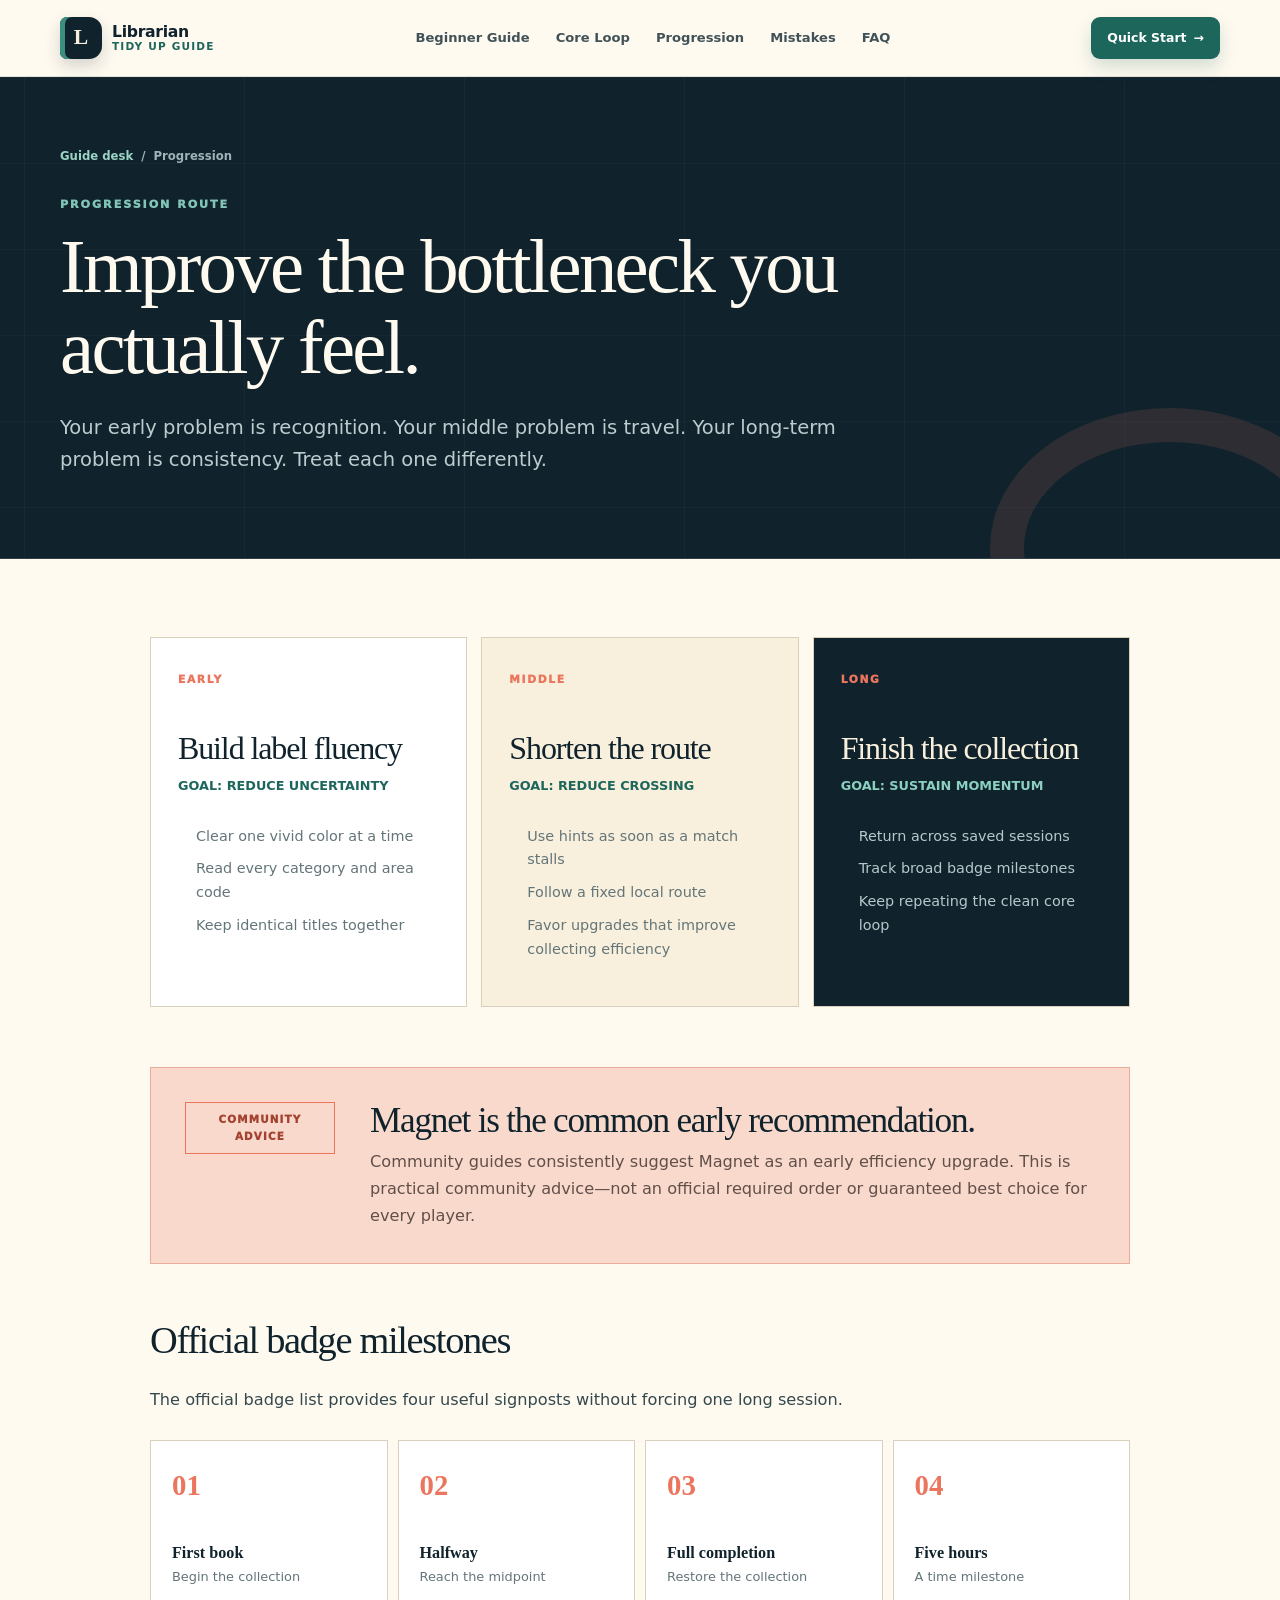
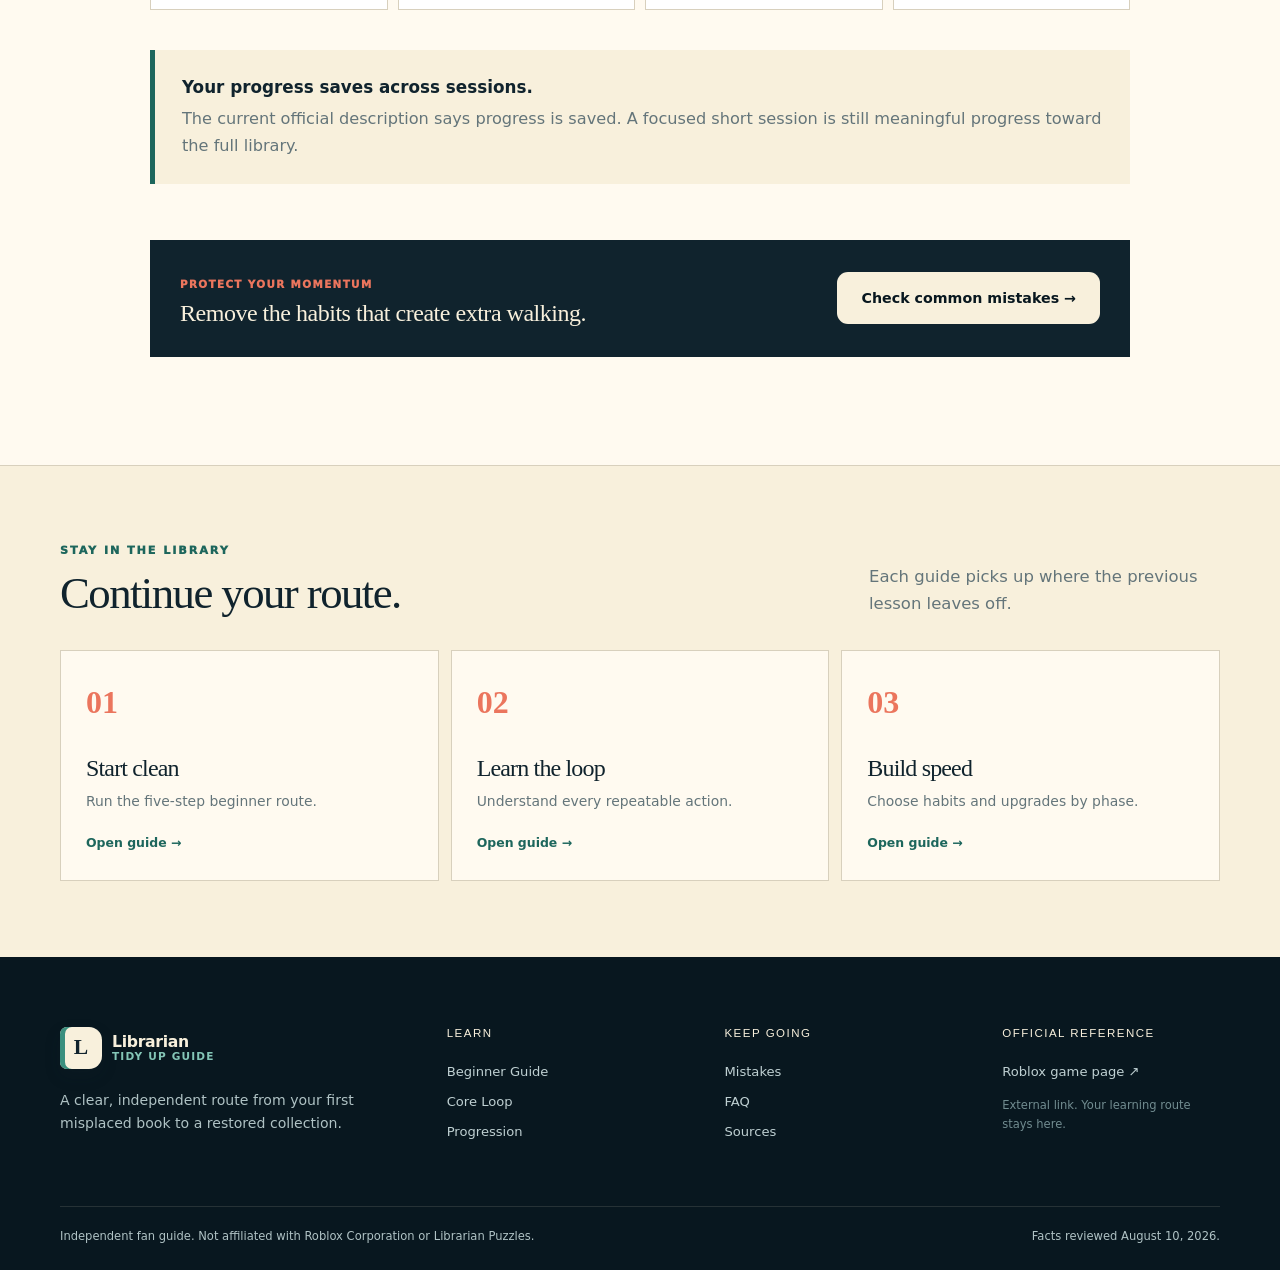
<file: progression/index.html>
<!DOCTYPE html><html lang="en"><head><meta charSet="utf-8"/><meta name="viewport" content="width=device-width, initial-scale=1"/><link rel="stylesheet" href="/_next/static/chunks/10qy_v9~w3ccm.css" data-precedence="next"/><link rel="preload" as="script" fetchPriority="low" href="/_next/static/chunks/073r9zuz9wbr..js"/><script src="/_next/static/chunks/0d_bnoetq~tja.js" async=""></script><script src="/_next/static/chunks/0dl1hh89mxqnp.js" async=""></script><script src="/_next/static/chunks/0e4yp1qj1d.0r.js" async=""></script><script src="/_next/static/chunks/turbopack-0b3q3we2kxbbf.js" async=""></script><script src="/_next/static/chunks/0g_8g044s-wq-.js" async=""></script><script src="/_next/static/chunks/0u3iu.1m~e5.u.js" async=""></script><title>Progression Route &amp; Upgrades | Librarian: Tidy Up Roblox Library</title><meta name="description" content="An early, mid, and long-term route for restoring the 2,400-book collection."/><meta name="application-name" content="Librarian: Tidy Up Roblox Library"/><meta name="robots" content="index, follow"/><meta name="category" content="game guide"/><link rel="canonical" href="https://librariantidyuprobloxlibrary.wiki/progression/"/><meta property="og:title" content="Progression Route &amp; Upgrades"/><meta property="og:description" content="An early, mid, and long-term route for restoring the 2,400-book collection."/><meta property="og:url" content="https://librariantidyuprobloxlibrary.wiki/progression/"/><meta property="og:site_name" content="Librarian: Tidy Up Roblox Library"/><meta property="og:image" content="https://librariantidyuprobloxlibrary.wiki/og.png"/><meta property="og:image:width" content="1200"/><meta property="og:image:height" content="630"/><meta property="og:image:alt" content="Librarian: Tidy Up Roblox Library — Beginner Guide • Quick Start"/><meta property="og:type" content="website"/><meta name="twitter:card" content="summary_large_image"/><meta name="twitter:title" content="Progression Route &amp; Upgrades"/><meta name="twitter:description" content="An early, mid, and long-term route for restoring the 2,400-book collection."/><meta name="twitter:image" content="https://librariantidyuprobloxlibrary.wiki/og.png"/><script src="/_next/static/chunks/03~yq9q893hmn.js" noModule=""></script></head><body><div hidden=""><!--$--><!--/$--></div><a class="skip-link" href="#main-content">Skip to content</a><script type="application/ld+json">{"@context":"https://schema.org","@type":"WebSite","name":"Librarian: Tidy Up Roblox Library","alternateName":"Librarian Guide","url":"https://librariantidyuprobloxlibrary.wiki","description":"A fact-checked beginner guide to Librarian: Tidy Up Roblox Library, with a fast first route, the book-shelving loop, progression tips, mistakes, and FAQ.","inLanguage":"en","isAccessibleForFree":true}</script><script type="application/ld+json">{"@context":"https://schema.org","@type":"VideoGame","name":"Librarian: Tidy Up Roblox Library","url":"https://www.roblox.com/games/139937995319383/Librarian-Tidy-Up-Roblox-Library","gamePlatform":"Roblox","applicationCategory":"Game","author":{"@type":"Organization","name":"Librarian Puzzles"},"description":"A library tidying game where a magical accident scatters 2,400 books and players restore the collection by matching misplaced books to labeled shelf sections."}</script><header class="site-header"><div class="shell nav-wrap"><a class="brand" aria-label="Librarian: Tidy Up Roblox Library home" href="/"><span class="brand-mark" aria-hidden="true">L</span><span class="brand-copy"><b>Librarian</b><small>Tidy Up Guide</small></span></a><nav aria-label="Main navigation"><a href="/beginner-guide/">Beginner Guide</a><a href="/gameplay/">Core Loop</a><a href="/progression/">Progression</a><a href="/mistakes/">Mistakes</a><a href="/faq/">FAQ</a></nav><a class="nav-start" href="/beginner-guide/">Quick Start <span aria-hidden="true">→</span></a></div></header><main id="main-content"><section class="page-hero"><div class="shelf-lines" aria-hidden="true"></div><div class="shell page-hero__inner"><nav class="breadcrumbs" aria-label="Breadcrumb"><a href="/">Guide desk</a><span aria-hidden="true">/</span><span>Progression</span></nav><p class="eyebrow">Progression route</p><h1>Improve the bottleneck you actually feel.</h1><p class="page-lede">Your early problem is recognition. Your middle problem is travel. Your long-term problem is consistency. Treat each one differently.</p></div></section><div class="shell narrow-page prose"><div class="phase-grid"><article><span>EARLY</span><h2>Build label fluency</h2><p class="phase-goal">Goal: <!-- -->Reduce uncertainty</p><ul><li>Clear one vivid color at a time</li><li>Read every category and area code</li><li>Keep identical titles together</li></ul></article><article><span>MIDDLE</span><h2>Shorten the route</h2><p class="phase-goal">Goal: <!-- -->Reduce crossing</p><ul><li>Use hints as soon as a match stalls</li><li>Follow a fixed local route</li><li>Favor upgrades that improve collecting efficiency</li></ul></article><article><span>LONG</span><h2>Finish the collection</h2><p class="phase-goal">Goal: <!-- -->Sustain momentum</p><ul><li>Return across saved sessions</li><li>Track broad badge milestones</li><li>Keep repeating the clean core loop</li></ul></article></div><section class="upgrade-note"><div class="upgrade-note__tag">COMMUNITY ADVICE</div><div><h2>Magnet is the common early recommendation.</h2><p>Community guides consistently suggest Magnet as an early efficiency upgrade. This is practical community advice—not an official required order or guaranteed best choice for every player.</p></div></section><h2>Official badge milestones</h2><p>The official badge list provides four useful signposts without forcing one long session.</p><div class="milestone-track"><article><span>01</span><strong>First book</strong><small>Begin the collection</small></article><article><span>02</span><strong>Halfway</strong><small>Reach the midpoint</small></article><article><span>03</span><strong>Full completion</strong><small>Restore the collection</small></article><article><span>04</span><strong>Five hours</strong><small>A time milestone</small></article></div><div class="callout"><strong>Your progress saves across sessions.</strong><p>The current official description says progress is saved. A focused short session is still meaningful progress toward the full library.</p></div><div class="next-card"><div><span>Protect your momentum</span><h3>Remove the habits that create extra walking.</h3></div><a class="button button--paper" href="/mistakes/">Check common mistakes →</a></div></div><section class="next-guides" aria-labelledby="continue-title"><div class="shell"><div class="section-heading compact-heading"><div><p class="eyebrow">Stay in the library</p><h2 id="continue-title">Continue your route.</h2></div><p>Each guide picks up where the previous lesson leaves off.</p></div><div class="continue-grid"><a href="/beginner-guide/"><span>01</span><h3>Start clean</h3><p>Run the five-step beginner route.</p><b>Open guide →</b></a><a href="/gameplay/"><span>02</span><h3>Learn the loop</h3><p>Understand every repeatable action.</p><b>Open guide →</b></a><a href="/progression/"><span>03</span><h3>Build speed</h3><p>Choose habits and upgrades by phase.</p><b>Open guide →</b></a></div></div></section><!--$--><!--/$--></main><footer class="site-footer"><div class="shell footer-grid"><div class="footer-intro"><a class="brand brand--footer" href="/"><span class="brand-mark" aria-hidden="true">L</span><span class="brand-copy"><b>Librarian</b><small>Tidy Up Guide</small></span></a><p>A clear, independent route from your first misplaced book to a restored collection.</p></div><div><h2>Learn</h2><a href="/beginner-guide/">Beginner Guide</a><a href="/gameplay/">Core Loop</a><a href="/progression/">Progression</a></div><div><h2>Keep going</h2><a href="/mistakes/">Mistakes</a><a href="/faq/">FAQ</a><a href="/sources/">Sources</a></div><div><h2>Official reference</h2><a href="https://www.roblox.com/games/139937995319383/Librarian-Tidy-Up-Roblox-Library" target="_blank" rel="noopener noreferrer">Roblox game page ↗</a><p class="footer-note">External link. Your learning route stays here.</p></div></div><div class="shell footer-bottom"><p>Independent fan guide. Not affiliated with Roblox Corporation or Librarian Puzzles.</p><p>Facts reviewed <!-- -->August 10, 2026<!-- -->.</p></div></footer><script src="/_next/static/chunks/073r9zuz9wbr..js" id="_R_" async=""></script><script>(self.__next_f=self.__next_f||[]).push([0])</script><script>self.__next_f.push([1,"1:\"$Sreact.fragment\"\n2:I[18880,[\"/_next/static/chunks/0g_8g044s-wq-.js\",\"/_next/static/chunks/0u3iu.1m~e5.u.js\"],\"\"]\n3:I[42398,[\"/_next/static/chunks/0g_8g044s-wq-.js\",\"/_next/static/chunks/0u3iu.1m~e5.u.js\"],\"default\"]\n4:I[75004,[\"/_next/static/chunks/0g_8g044s-wq-.js\",\"/_next/static/chunks/0u3iu.1m~e5.u.js\"],\"default\"]\nd:I[27042,[\"/_next/static/chunks/0g_8g044s-wq-.js\",\"/_next/static/chunks/0u3iu.1m~e5.u.js\"],\"default\",1]\n:HL[\"/_next/static/chunks/10qy_v9~w3ccm.css\",\"style\"]\n"])</script><script>self.__next_f.push([1,"0:{\"P\":null,\"c\":[\"\",\"progression\",\"\"],\"q\":\"\",\"i\":false,\"f\":[[[\"\",{\"children\":[\"progression\",{\"children\":[\"__PAGE__\",{}]}]},\"$undefined\",\"$undefined\",16],[[\"$\",\"$1\",\"c\",{\"children\":[[[\"$\",\"link\",\"0\",{\"rel\":\"stylesheet\",\"href\":\"/_next/static/chunks/10qy_v9~w3ccm.css\",\"precedence\":\"next\",\"crossOrigin\":\"$undefined\",\"nonce\":\"$undefined\"}],[\"$\",\"script\",\"script-0\",{\"src\":\"/_next/static/chunks/0g_8g044s-wq-.js\",\"async\":true,\"nonce\":\"$undefined\"}],[\"$\",\"script\",\"script-1\",{\"src\":\"/_next/static/chunks/0u3iu.1m~e5.u.js\",\"async\":true,\"nonce\":\"$undefined\"}]],[\"$\",\"html\",null,{\"lang\":\"en\",\"children\":[\"$\",\"body\",null,{\"children\":[[\"$\",\"a\",null,{\"className\":\"skip-link\",\"href\":\"#main-content\",\"children\":\"Skip to content\"}],[\"$\",\"script\",null,{\"type\":\"application/ld+json\",\"dangerouslySetInnerHTML\":{\"__html\":\"{\\\"@context\\\":\\\"https://schema.org\\\",\\\"@type\\\":\\\"WebSite\\\",\\\"name\\\":\\\"Librarian: Tidy Up Roblox Library\\\",\\\"alternateName\\\":\\\"Librarian Guide\\\",\\\"url\\\":\\\"https://librariantidyuprobloxlibrary.wiki\\\",\\\"description\\\":\\\"A fact-checked beginner guide to Librarian: Tidy Up Roblox Library, with a fast first route, the book-shelving loop, progression tips, mistakes, and FAQ.\\\",\\\"inLanguage\\\":\\\"en\\\",\\\"isAccessibleForFree\\\":true}\"}}],[\"$\",\"script\",null,{\"type\":\"application/ld+json\",\"dangerouslySetInnerHTML\":{\"__html\":\"{\\\"@context\\\":\\\"https://schema.org\\\",\\\"@type\\\":\\\"VideoGame\\\",\\\"name\\\":\\\"Librarian: Tidy Up Roblox Library\\\",\\\"url\\\":\\\"https://www.roblox.com/games/139937995319383/Librarian-Tidy-Up-Roblox-Library\\\",\\\"gamePlatform\\\":\\\"Roblox\\\",\\\"applicationCategory\\\":\\\"Game\\\",\\\"author\\\":{\\\"@type\\\":\\\"Organization\\\",\\\"name\\\":\\\"Librarian Puzzles\\\"},\\\"description\\\":\\\"A library tidying game where a magical accident scatters 2,400 books and players restore the collection by matching misplaced books to labeled shelf sections.\\\"}\"}}],[\"$\",\"header\",null,{\"className\":\"site-header\",\"children\":[\"$\",\"div\",null,{\"className\":\"shell nav-wrap\",\"children\":[[\"$\",\"$L2\",null,{\"className\":\"brand\",\"href\":\"/\",\"aria-label\":\"Librarian: Tidy Up Roblox Library home\",\"children\":[[\"$\",\"span\",null,{\"className\":\"brand-mark\",\"aria-hidden\":\"true\",\"children\":\"L\"}],[\"$\",\"span\",null,{\"className\":\"brand-copy\",\"children\":[[\"$\",\"b\",null,{\"children\":\"Librarian\"}],[\"$\",\"small\",null,{\"children\":\"Tidy Up Guide\"}]]}]]}],[\"$\",\"nav\",null,{\"aria-label\":\"Main navigation\",\"children\":[[\"$\",\"$L2\",\"/beginner-guide\",{\"href\":\"/beginner-guide\",\"children\":\"Beginner Guide\"}],[\"$\",\"$L2\",\"/gameplay\",{\"href\":\"/gameplay\",\"children\":\"Core Loop\"}],[\"$\",\"$L2\",\"/progression\",{\"href\":\"/progression\",\"children\":\"Progression\"}],[\"$\",\"$L2\",\"/mistakes\",{\"href\":\"/mistakes\",\"children\":\"Mistakes\"}],[\"$\",\"$L2\",\"/faq\",{\"href\":\"/faq\",\"children\":\"FAQ\"}]]}],[\"$\",\"$L2\",null,{\"className\":\"nav-start\",\"href\":\"/beginner-guide\",\"children\":[\"Quick Start \",[\"$\",\"span\",null,{\"aria-hidden\":\"true\",\"children\":\"→\"}]]}]]}]}],[\"$\",\"main\",null,{\"id\":\"main-content\",\"children\":[\"$\",\"$L3\",null,{\"parallelRouterKey\":\"children\",\"error\":\"$undefined\",\"errorStyles\":\"$undefined\",\"errorScripts\":\"$undefined\",\"template\":[\"$\",\"$L4\",null,{}],\"templateStyles\":\"$undefined\",\"templateScripts\":\"$undefined\",\"notFound\":[[\"$\",\"section\",null,{\"className\":\"section\",\"children\":[\"$\",\"div\",null,{\"className\":\"shell final-card\",\"children\":[[\"$\",\"p\",null,{\"className\":\"eyebrow\",\"children\":\"Wrong shelf\"}],[\"$\",\"h1\",null,{\"children\":\"That guide card is missing.\"}],[\"$\",\"p\",null,{\"children\":\"Return to the beginner route and keep shelving.\"}],[\"$\",\"$L2\",null,{\"className\":\"button button--primary\",\"href\":\"/beginner-guide\",\"children\":\"Open Beginner Guide →\"}]]}]}],[]],\"forbidden\":\"$undefined\",\"unauthorized\":\"$undefined\"}]}],[\"$\",\"footer\",null,{\"className\":\"site-footer\",\"children\":[[\"$\",\"div\",null,{\"className\":\"shell footer-grid\",\"children\":[[\"$\",\"div\",null,{\"className\":\"footer-intro\",\"children\":[[\"$\",\"$L2\",null,{\"className\":\"brand brand--footer\",\"href\":\"/\",\"children\":[[\"$\",\"span\",null,{\"className\":\"brand-mark\",\"aria-hidden\":\"true\",\"children\":\"L\"}],[\"$\",\"span\",null,{\"className\":\"brand-copy\",\"children\":[[\"$\",\"b\",null,{\"children\":\"Librarian\"}],[\"$\",\"small\",null,{\"children\":\"Tidy Up Guide\"}]]}]]}],[\"$\",\"p\",null,{\"children\":\"A clear, independent route from your first misplaced book to a restored collection.\"}]]}],[\"$\",\"div\",null,{\"children\":[[\"$\",\"h2\",null,{\"children\":\"Learn\"}],[[\"$\",\"$L2\",\"/beginner-guide\",{\"href\":\"/beginner-guide\",\"children\":\"Beginner Guide\"}],[\"$\",\"$L2\",\"/gameplay\",{\"href\":\"/gameplay\",\"children\":\"Core Loop\"}],[\"$\",\"$L2\",\"/progression\",{\"href\":\"/progression\",\"children\":\"Progression\"}]]]}],[\"$\",\"div\",null,{\"children\":[[\"$\",\"h2\",null,{\"children\":\"Keep going\"}],[[\"$\",\"$L2\",\"/mistakes\",{\"href\":\"/mistakes\",\"children\":\"Mistakes\"}],\"$L5\"],\"$L6\"]}],\"$L7\"]}],\"$L8\"]}]]}]}]]}],{\"children\":[\"$L9\",{\"children\":[\"$La\",{},null,false,null]},null,false,\"$@b\"]},null,false,null],\"$Lc\",false]],\"m\":\"$undefined\",\"G\":[\"$d\",[\"$Le\"]],\"S\":true,\"h\":null,\"s\":\"$undefined\",\"l\":\"$undefined\",\"p\":\"$undefined\",\"d\":\"$undefined\",\"b\":\"JP_Er7gaStZeEABxVbXoh\"}\n"])</script><script>self.__next_f.push([1,"12:I[15286,[\"/_next/static/chunks/0g_8g044s-wq-.js\",\"/_next/static/chunks/0u3iu.1m~e5.u.js\"],\"ViewportBoundary\"]\n14:I[15286,[\"/_next/static/chunks/0g_8g044s-wq-.js\",\"/_next/static/chunks/0u3iu.1m~e5.u.js\"],\"MetadataBoundary\"]\n15:\"$Sreact.suspense\"\n5:[\"$\",\"$L2\",\"/faq\",{\"href\":\"/faq\",\"children\":\"FAQ\"}]\n6:[\"$\",\"$L2\",null,{\"href\":\"/sources\",\"children\":\"Sources\"}]\n7:[\"$\",\"div\",null,{\"children\":[[\"$\",\"h2\",null,{\"children\":\"Official reference\"}],[\"$\",\"a\",null,{\"href\":\"https://www.roblox.com/games/139937995319383/Librarian-Tidy-Up-Roblox-Library\",\"target\":\"_blank\",\"rel\":\"noopener noreferrer\",\"children\":\"Roblox game page ↗\"}],[\"$\",\"p\",null,{\"className\":\"footer-note\",\"children\":\"External link. Your learning route stays here.\"}]]}]\n8:[\"$\",\"div\",null,{\"className\":\"shell footer-bottom\",\"children\":[[\"$\",\"p\",null,{\"children\":\"Independent fan guide. Not affiliated with Roblox Corporation or Librarian Puzzles.\"}],[\"$\",\"p\",null,{\"children\":[\"Facts reviewed \",\"August 10, 2026\",\".\"]}]]}]\n9:[\"$\",\"$1\",\"c\",{\"children\":[null,[\"$\",\"$L3\",null,{\"parallelRouterKey\":\"children\",\"error\":\"$undefined\",\"errorStyles\":\"$undefined\",\"errorScripts\":\"$undefined\",\"template\":[\"$\",\"$L4\",null,{}],\"templateStyles\":\"$undefined\",\"templateScripts\":\"$undefined\",\"notFound\":\"$undefined\",\"forbidden\":\"$undefined\",\"unauthorized\":\"$undefined\"}]]}]\n"])</script><script>self.__next_f.push([1,"a:[\"$\",\"$1\",\"c\",{\"children\":[[[\"$\",\"section\",null,{\"className\":\"page-hero\",\"children\":[[\"$\",\"div\",null,{\"className\":\"shelf-lines\",\"aria-hidden\":\"true\"}],[\"$\",\"div\",null,{\"className\":\"shell page-hero__inner\",\"children\":[[\"$\",\"nav\",null,{\"className\":\"breadcrumbs\",\"aria-label\":\"Breadcrumb\",\"children\":[[\"$\",\"$L2\",null,{\"href\":\"/\",\"children\":\"Guide desk\"}],[\"$\",\"span\",null,{\"aria-hidden\":\"true\",\"children\":\"/\"}],[\"$\",\"span\",null,{\"children\":\"Progression\"}]]}],[\"$\",\"p\",null,{\"className\":\"eyebrow\",\"children\":\"Progression route\"}],[\"$\",\"h1\",null,{\"children\":\"Improve the bottleneck you actually feel.\"}],[\"$\",\"p\",null,{\"className\":\"page-lede\",\"children\":\"Your early problem is recognition. Your middle problem is travel. Your long-term problem is consistency. Treat each one differently.\"}]]}]]}],[\"$\",\"div\",null,{\"className\":\"shell narrow-page prose\",\"children\":[[\"$\",\"div\",null,{\"className\":\"phase-grid\",\"children\":[[\"$\",\"article\",\"EARLY\",{\"children\":[[\"$\",\"span\",null,{\"children\":\"EARLY\"}],[\"$\",\"h2\",null,{\"children\":\"Build label fluency\"}],[\"$\",\"p\",null,{\"className\":\"phase-goal\",\"children\":[\"Goal: \",\"Reduce uncertainty\"]}],[\"$\",\"ul\",null,{\"children\":[[\"$\",\"li\",\"Clear one vivid color at a time\",{\"children\":\"Clear one vivid color at a time\"}],[\"$\",\"li\",\"Read every category and area code\",{\"children\":\"Read every category and area code\"}],[\"$\",\"li\",\"Keep identical titles together\",{\"children\":\"Keep identical titles together\"}]]}]]}],[\"$\",\"article\",\"MIDDLE\",{\"children\":[[\"$\",\"span\",null,{\"children\":\"MIDDLE\"}],[\"$\",\"h2\",null,{\"children\":\"Shorten the route\"}],[\"$\",\"p\",null,{\"className\":\"phase-goal\",\"children\":[\"Goal: \",\"Reduce crossing\"]}],[\"$\",\"ul\",null,{\"children\":[[\"$\",\"li\",\"Use hints as soon as a match stalls\",{\"children\":\"Use hints as soon as a match stalls\"}],[\"$\",\"li\",\"Follow a fixed local route\",{\"children\":\"Follow a fixed local route\"}],[\"$\",\"li\",\"Favor upgrades that improve collecting efficiency\",{\"children\":\"Favor upgrades that improve collecting efficiency\"}]]}]]}],[\"$\",\"article\",\"LONG\",{\"children\":[[\"$\",\"span\",null,{\"children\":\"LONG\"}],[\"$\",\"h2\",null,{\"children\":\"Finish the collection\"}],[\"$\",\"p\",null,{\"className\":\"phase-goal\",\"children\":[\"Goal: \",\"Sustain momentum\"]}],[\"$\",\"ul\",null,{\"children\":[[\"$\",\"li\",\"Return across saved sessions\",{\"children\":\"Return across saved sessions\"}],[\"$\",\"li\",\"Track broad badge milestones\",{\"children\":\"Track broad badge milestones\"}],[\"$\",\"li\",\"Keep repeating the clean core loop\",{\"children\":\"Keep repeating the clean core loop\"}]]}]]}]]}],[\"$\",\"section\",null,{\"className\":\"upgrade-note\",\"children\":[[\"$\",\"div\",null,{\"className\":\"upgrade-note__tag\",\"children\":\"COMMUNITY ADVICE\"}],[\"$\",\"div\",null,{\"children\":[[\"$\",\"h2\",null,{\"children\":\"Magnet is the common early recommendation.\"}],[\"$\",\"p\",null,{\"children\":\"Community guides consistently suggest Magnet as an early efficiency upgrade. This is practical community advice—not an official required order or guaranteed best choice for every player.\"}]]}]]}],[\"$\",\"h2\",null,{\"children\":\"Official badge milestones\"}],[\"$\",\"p\",null,{\"children\":\"The official badge list provides four useful signposts without forcing one long session.\"}],[\"$\",\"div\",null,{\"className\":\"milestone-track\",\"children\":[[\"$\",\"article\",null,{\"children\":[[\"$\",\"span\",null,{\"children\":\"01\"}],[\"$\",\"strong\",null,{\"children\":\"First book\"}],[\"$\",\"small\",null,{\"children\":\"Begin the collection\"}]]}],[\"$\",\"article\",null,{\"children\":[[\"$\",\"span\",null,{\"children\":\"02\"}],[\"$\",\"strong\",null,{\"children\":\"Halfway\"}],[\"$\",\"small\",null,{\"children\":\"Reach the midpoint\"}]]}],[\"$\",\"article\",null,{\"children\":[[\"$\",\"span\",null,{\"children\":\"03\"}],[\"$\",\"strong\",null,{\"children\":\"Full completion\"}],[\"$\",\"small\",null,{\"children\":\"Restore the collection\"}]]}],[\"$\",\"article\",null,{\"children\":[[\"$\",\"span\",null,{\"children\":\"04\"}],[\"$\",\"strong\",null,{\"children\":\"Five hours\"}],[\"$\",\"small\",null,{\"children\":\"A time milestone\"}]]}]]}],[\"$\",\"div\",null,{\"className\":\"callout\",\"children\":[[\"$\",\"strong\",null,{\"children\":\"Your progress saves across sessions.\"}],[\"$\",\"p\",null,{\"children\":\"The current official description says progress is saved. A focused short session is still meaningful progress toward the full library.\"}]]}],[\"$\",\"div\",null,{\"className\":\"next-card\",\"children\":[[\"$\",\"div\",null,{\"children\":[[\"$\",\"span\",null,{\"children\":\"Protect your momentum\"}],[\"$\",\"h3\",null,{\"children\":\"Remove the habits that create extra walking.\"}]]}],[\"$\",\"$L2\",null,{\"className\":\"button button--paper\",\"href\":\"/mistakes\",\"children\":\"Check common mistakes →\"}]]}]]}],\"$Lf\"],null,\"$L10\"]}]\n"])</script><script>self.__next_f.push([1,"11:[]\nb:\"$W11\"\nc:[\"$\",\"$1\",\"h\",{\"children\":[null,[\"$\",\"$L12\",null,{\"children\":\"$L13\"}],[\"$\",\"div\",null,{\"hidden\":true,\"children\":[\"$\",\"$L14\",null,{\"children\":[\"$\",\"$15\",null,{\"name\":\"Next.Metadata\",\"children\":\"$L16\"}]}]}],null]}]\ne:[\"$\",\"link\",\"0\",{\"rel\":\"stylesheet\",\"href\":\"/_next/static/chunks/10qy_v9~w3ccm.css\",\"precedence\":\"next\",\"crossOrigin\":\"$undefined\",\"nonce\":\"$undefined\"}]\n"])</script><script>self.__next_f.push([1,"17:I[15286,[\"/_next/static/chunks/0g_8g044s-wq-.js\",\"/_next/static/chunks/0u3iu.1m~e5.u.js\"],\"OutletBoundary\"]\nf:[\"$\",\"section\",null,{\"className\":\"next-guides\",\"aria-labelledby\":\"continue-title\",\"children\":[\"$\",\"div\",null,{\"className\":\"shell\",\"children\":[[\"$\",\"div\",null,{\"className\":\"section-heading compact-heading\",\"children\":[[\"$\",\"div\",null,{\"children\":[[\"$\",\"p\",null,{\"className\":\"eyebrow\",\"children\":\"Stay in the library\"}],[\"$\",\"h2\",null,{\"id\":\"continue-title\",\"children\":\"Continue your route.\"}]]}],[\"$\",\"p\",null,{\"children\":\"Each guide picks up where the previous lesson leaves off.\"}]]}],[\"$\",\"div\",null,{\"className\":\"continue-grid\",\"children\":[[\"$\",\"$L2\",\"/beginner-guide\",{\"href\":\"/beginner-guide\",\"children\":[[\"$\",\"span\",null,{\"children\":\"01\"}],[\"$\",\"h3\",null,{\"children\":\"Start clean\"}],[\"$\",\"p\",null,{\"children\":\"Run the five-step beginner route.\"}],[\"$\",\"b\",null,{\"children\":\"Open guide →\"}]]}],[\"$\",\"$L2\",\"/gameplay\",{\"href\":\"/gameplay\",\"children\":[[\"$\",\"span\",null,{\"children\":\"02\"}],[\"$\",\"h3\",null,{\"children\":\"Learn the loop\"}],[\"$\",\"p\",null,{\"children\":\"Understand every repeatable action.\"}],[\"$\",\"b\",null,{\"children\":\"Open guide →\"}]]}],[\"$\",\"$L2\",\"/progression\",{\"href\":\"/progression\",\"children\":[[\"$\",\"span\",null,{\"children\":\"03\"}],[\"$\",\"h3\",null,{\"children\":\"Build speed\"}],[\"$\",\"p\",null,{\"children\":\"Choose habits and upgrades by phase.\"}],[\"$\",\"b\",null,{\"children\":\"Open guide →\"}]]}]]}]]}]}]\n10:[\"$\",\"$L17\",null,{\"children\":[\"$\",\"$15\",null,{\"name\":\"Next.MetadataOutlet\",\"children\":\"$@18\"}]}]\n"])</script><script>self.__next_f.push([1,"13:[[\"$\",\"meta\",\"0\",{\"charSet\":\"utf-8\"}],[\"$\",\"meta\",\"1\",{\"name\":\"viewport\",\"content\":\"width=device-width, initial-scale=1\"}]]\n"])</script><script>self.__next_f.push([1,"16:[[\"$\",\"title\",\"0\",{\"children\":\"Progression Route \u0026 Upgrades | Librarian: Tidy Up Roblox Library\"}],[\"$\",\"meta\",\"1\",{\"name\":\"description\",\"content\":\"An early, mid, and long-term route for restoring the 2,400-book collection.\"}],[\"$\",\"meta\",\"2\",{\"name\":\"application-name\",\"content\":\"Librarian: Tidy Up Roblox Library\"}],[\"$\",\"meta\",\"3\",{\"name\":\"robots\",\"content\":\"index, follow\"}],[\"$\",\"meta\",\"4\",{\"name\":\"category\",\"content\":\"game guide\"}],[\"$\",\"link\",\"5\",{\"rel\":\"canonical\",\"href\":\"https://librariantidyuprobloxlibrary.wiki/progression/\"}],[\"$\",\"meta\",\"6\",{\"property\":\"og:title\",\"content\":\"Progression Route \u0026 Upgrades\"}],[\"$\",\"meta\",\"7\",{\"property\":\"og:description\",\"content\":\"An early, mid, and long-term route for restoring the 2,400-book collection.\"}],[\"$\",\"meta\",\"8\",{\"property\":\"og:url\",\"content\":\"https://librariantidyuprobloxlibrary.wiki/progression/\"}],[\"$\",\"meta\",\"9\",{\"property\":\"og:site_name\",\"content\":\"Librarian: Tidy Up Roblox Library\"}],[\"$\",\"meta\",\"10\",{\"property\":\"og:image\",\"content\":\"https://librariantidyuprobloxlibrary.wiki/og.png\"}],[\"$\",\"meta\",\"11\",{\"property\":\"og:image:width\",\"content\":\"1200\"}],[\"$\",\"meta\",\"12\",{\"property\":\"og:image:height\",\"content\":\"630\"}],[\"$\",\"meta\",\"13\",{\"property\":\"og:image:alt\",\"content\":\"Librarian: Tidy Up Roblox Library — Beginner Guide • Quick Start\"}],[\"$\",\"meta\",\"14\",{\"property\":\"og:type\",\"content\":\"website\"}],[\"$\",\"meta\",\"15\",{\"name\":\"twitter:card\",\"content\":\"summary_large_image\"}],[\"$\",\"meta\",\"16\",{\"name\":\"twitter:title\",\"content\":\"Progression Route \u0026 Upgrades\"}],[\"$\",\"meta\",\"17\",{\"name\":\"twitter:description\",\"content\":\"An early, mid, and long-term route for restoring the 2,400-book collection.\"}],[\"$\",\"meta\",\"18\",{\"name\":\"twitter:image\",\"content\":\"https://librariantidyuprobloxlibrary.wiki/og.png\"}]]\n"])</script><script>self.__next_f.push([1,"18:null\n"])</script>  <!-- adsterra-code-handoff:artifact-runtime:start -->
  <script type="module" src="/adsterra/runtime.js" data-adsterra-artifact-runtime data-global-fallback="true"></script>
  <!-- adsterra-code-handoff:artifact-runtime:end -->
</body></html>
</file>
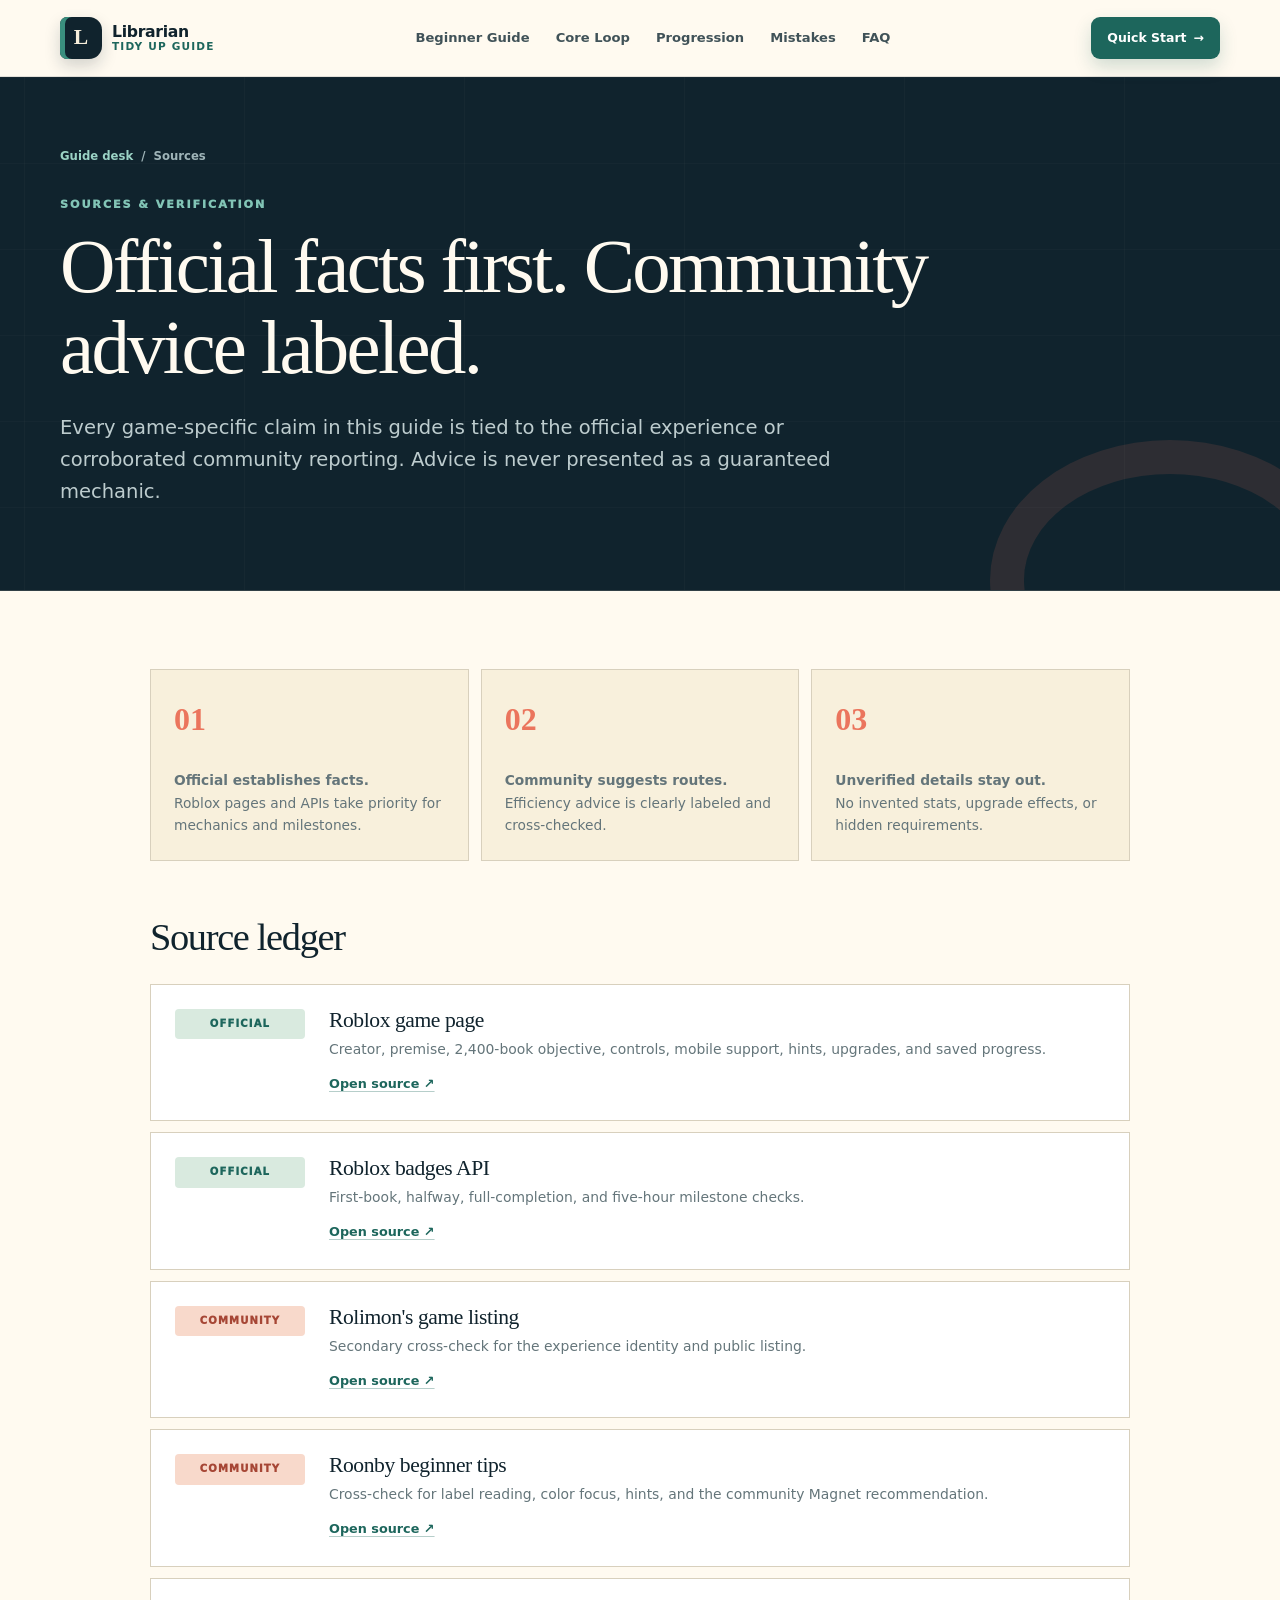
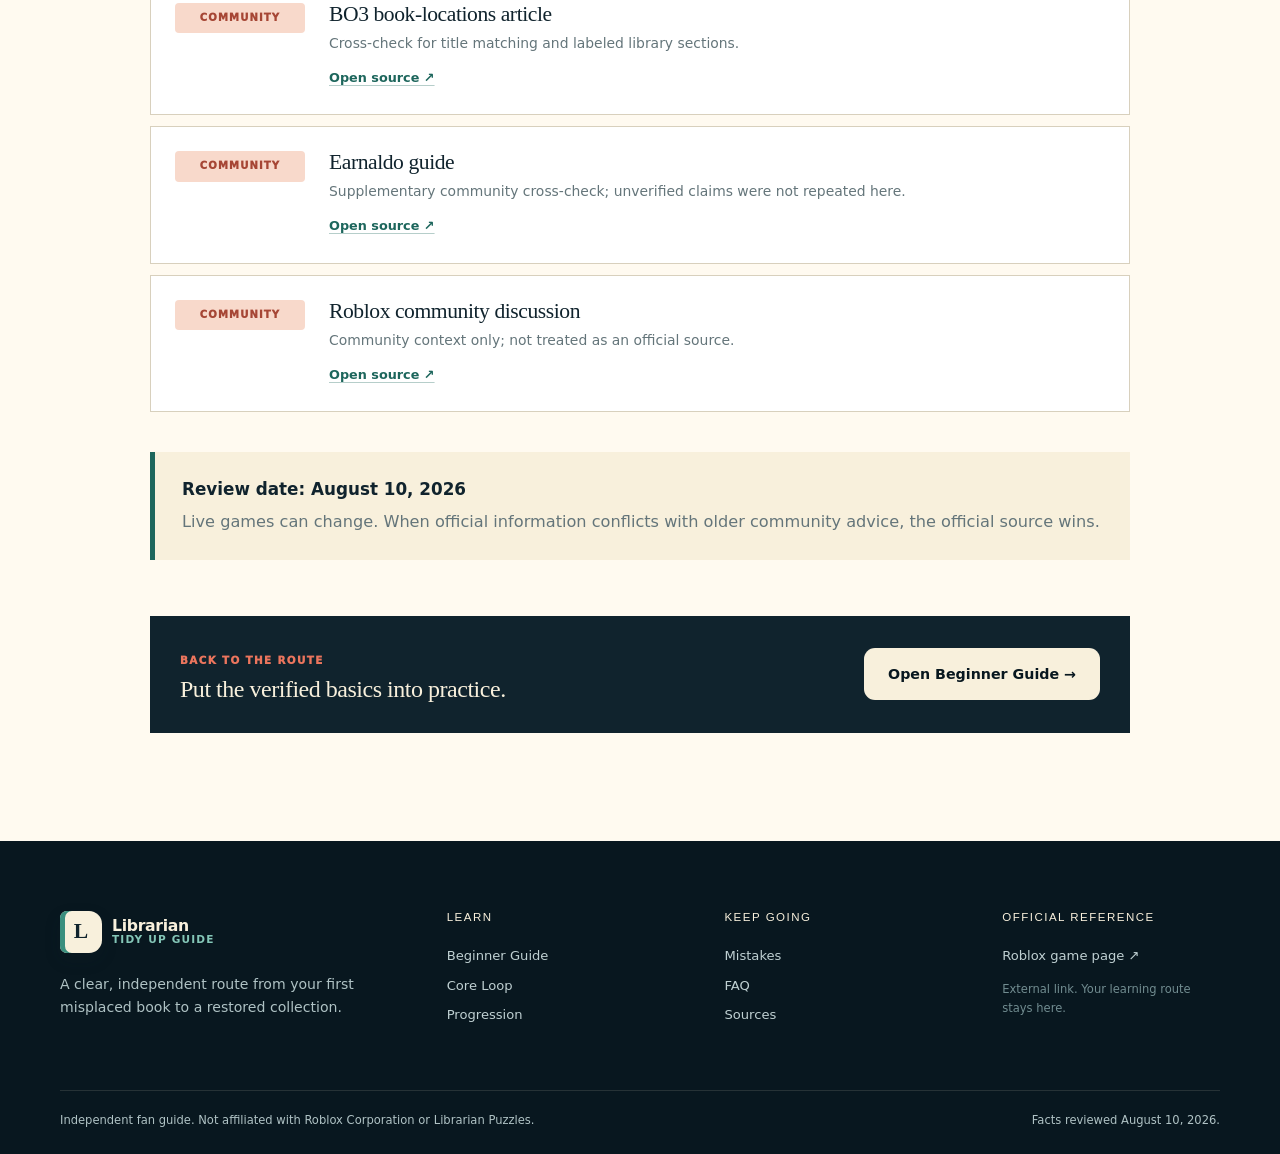
<file: sources/index.html>
<!DOCTYPE html><html lang="en"><head><meta charSet="utf-8"/><meta name="viewport" content="width=device-width, initial-scale=1"/><link rel="stylesheet" href="/_next/static/chunks/10qy_v9~w3ccm.css" data-precedence="next"/><link rel="preload" as="script" fetchPriority="low" href="/_next/static/chunks/073r9zuz9wbr..js"/><script src="/_next/static/chunks/0d_bnoetq~tja.js" async=""></script><script src="/_next/static/chunks/0dl1hh89mxqnp.js" async=""></script><script src="/_next/static/chunks/0e4yp1qj1d.0r.js" async=""></script><script src="/_next/static/chunks/turbopack-0b3q3we2kxbbf.js" async=""></script><script src="/_next/static/chunks/0g_8g044s-wq-.js" async=""></script><script src="/_next/static/chunks/0u3iu.1m~e5.u.js" async=""></script><title>Sources &amp; Verification Notes | Librarian: Tidy Up Roblox Library</title><meta name="description" content="Official and community sources used to verify this independent Librarian guide."/><meta name="application-name" content="Librarian: Tidy Up Roblox Library"/><meta name="robots" content="index, follow"/><meta name="category" content="game guide"/><link rel="canonical" href="https://librariantidyuprobloxlibrary.wiki/sources/"/><meta property="og:title" content="Sources &amp; Verification Notes"/><meta property="og:description" content="Official and community sources used to verify this independent Librarian guide."/><meta property="og:url" content="https://librariantidyuprobloxlibrary.wiki/sources/"/><meta property="og:site_name" content="Librarian: Tidy Up Roblox Library"/><meta property="og:image" content="https://librariantidyuprobloxlibrary.wiki/og.png"/><meta property="og:image:width" content="1200"/><meta property="og:image:height" content="630"/><meta property="og:image:alt" content="Librarian: Tidy Up Roblox Library — Beginner Guide • Quick Start"/><meta property="og:type" content="website"/><meta name="twitter:card" content="summary_large_image"/><meta name="twitter:title" content="Sources &amp; Verification Notes"/><meta name="twitter:description" content="Official and community sources used to verify this independent Librarian guide."/><meta name="twitter:image" content="https://librariantidyuprobloxlibrary.wiki/og.png"/><script src="/_next/static/chunks/03~yq9q893hmn.js" noModule=""></script></head><body><div hidden=""><!--$--><!--/$--></div><a class="skip-link" href="#main-content">Skip to content</a><script type="application/ld+json">{"@context":"https://schema.org","@type":"WebSite","name":"Librarian: Tidy Up Roblox Library","alternateName":"Librarian Guide","url":"https://librariantidyuprobloxlibrary.wiki","description":"A fact-checked beginner guide to Librarian: Tidy Up Roblox Library, with a fast first route, the book-shelving loop, progression tips, mistakes, and FAQ.","inLanguage":"en","isAccessibleForFree":true}</script><script type="application/ld+json">{"@context":"https://schema.org","@type":"VideoGame","name":"Librarian: Tidy Up Roblox Library","url":"https://www.roblox.com/games/139937995319383/Librarian-Tidy-Up-Roblox-Library","gamePlatform":"Roblox","applicationCategory":"Game","author":{"@type":"Organization","name":"Librarian Puzzles"},"description":"A library tidying game where a magical accident scatters 2,400 books and players restore the collection by matching misplaced books to labeled shelf sections."}</script><header class="site-header"><div class="shell nav-wrap"><a class="brand" aria-label="Librarian: Tidy Up Roblox Library home" href="/"><span class="brand-mark" aria-hidden="true">L</span><span class="brand-copy"><b>Librarian</b><small>Tidy Up Guide</small></span></a><nav aria-label="Main navigation"><a href="/beginner-guide/">Beginner Guide</a><a href="/gameplay/">Core Loop</a><a href="/progression/">Progression</a><a href="/mistakes/">Mistakes</a><a href="/faq/">FAQ</a></nav><a class="nav-start" href="/beginner-guide/">Quick Start <span aria-hidden="true">→</span></a></div></header><main id="main-content"><section class="page-hero"><div class="shelf-lines" aria-hidden="true"></div><div class="shell page-hero__inner"><nav class="breadcrumbs" aria-label="Breadcrumb"><a href="/">Guide desk</a><span aria-hidden="true">/</span><span>Sources</span></nav><p class="eyebrow">Sources &amp; verification</p><h1>Official facts first. Community advice labeled.</h1><p class="page-lede">Every game-specific claim in this guide is tied to the official experience or corroborated community reporting. Advice is never presented as a guaranteed mechanic.</p></div></section><div class="shell narrow-page prose"><div class="source-policy"><div><span>01</span><p><b>Official establishes facts.</b><br/>Roblox pages and APIs take priority for mechanics and milestones.</p></div><div><span>02</span><p><b>Community suggests routes.</b><br/>Efficiency advice is clearly labeled and cross-checked.</p></div><div><span>03</span><p><b>Unverified details stay out.</b><br/>No invented stats, upgrade effects, or hidden requirements.</p></div></div><h2>Source ledger</h2><div class="source-list"><article><span class="source-type source-type--official">OFFICIAL</span><div><h3>Roblox game page</h3><p>Creator, premise, 2,400-book objective, controls, mobile support, hints, upgrades, and saved progress.</p><a href="https://www.roblox.com/games/139937995319383/Librarian-Tidy-Up-Roblox-Library" target="_blank" rel="noopener noreferrer">Open source ↗</a></div></article><article><span class="source-type source-type--official">OFFICIAL</span><div><h3>Roblox badges API</h3><p>First-book, halfway, full-completion, and five-hour milestone checks.</p><a href="https://badges.roblox.com/v1/universes/10230860661/badges?limit=100&amp;sortOrder=Asc" target="_blank" rel="noopener noreferrer">Open source ↗</a></div></article><article><span class="source-type source-type--community">COMMUNITY</span><div><h3>Rolimon&#x27;s game listing</h3><p>Secondary cross-check for the experience identity and public listing.</p><a href="https://www.rolimons.com/game/139937995319383" target="_blank" rel="noopener noreferrer">Open source ↗</a></div></article><article><span class="source-type source-type--community">COMMUNITY</span><div><h3>Roonby beginner tips</h3><p>Cross-check for label reading, color focus, hints, and the community Magnet recommendation.</p><a href="https://roonby.com/2026/06/16/librarian-tidy-up-roblox-library-guide-best-tips-and-tricks-for-faster-progress/" target="_blank" rel="noopener noreferrer">Open source ↗</a></div></article><article><span class="source-type source-type--community">COMMUNITY</span><div><h3>BO3 book-locations article</h3><p>Cross-check for title matching and labeled library sections.</p><a href="https://bo3.gg/pl/games/articles/all-book-locations-in-librarian-tidy-up-roblox-library" target="_blank" rel="noopener noreferrer">Open source ↗</a></div></article><article><span class="source-type source-type--community">COMMUNITY</span><div><h3>Earnaldo guide</h3><p>Supplementary community cross-check; unverified claims were not repeated here.</p><a href="https://earnaldo.com/blog/librarian-free-robux-guide" target="_blank" rel="noopener noreferrer">Open source ↗</a></div></article><article><span class="source-type source-type--community">COMMUNITY</span><div><h3>Roblox community discussion</h3><p>Community context only; not treated as an official source.</p><a href="https://www.reddit.com/r/roblox/comments/1u44da2/hey_rroblox_want_to_share_a_cool_game_you_made_or/" target="_blank" rel="noopener noreferrer">Open source ↗</a></div></article></div><div class="callout"><strong>Review date: <!-- -->August 10, 2026</strong><p>Live games can change. When official information conflicts with older community advice, the official source wins.</p></div><div class="next-card"><div><span>Back to the route</span><h3>Put the verified basics into practice.</h3></div><a class="button button--paper" href="/beginner-guide/">Open Beginner Guide →</a></div></div><!--$--><!--/$--></main><footer class="site-footer"><div class="shell footer-grid"><div class="footer-intro"><a class="brand brand--footer" href="/"><span class="brand-mark" aria-hidden="true">L</span><span class="brand-copy"><b>Librarian</b><small>Tidy Up Guide</small></span></a><p>A clear, independent route from your first misplaced book to a restored collection.</p></div><div><h2>Learn</h2><a href="/beginner-guide/">Beginner Guide</a><a href="/gameplay/">Core Loop</a><a href="/progression/">Progression</a></div><div><h2>Keep going</h2><a href="/mistakes/">Mistakes</a><a href="/faq/">FAQ</a><a href="/sources/">Sources</a></div><div><h2>Official reference</h2><a href="https://www.roblox.com/games/139937995319383/Librarian-Tidy-Up-Roblox-Library" target="_blank" rel="noopener noreferrer">Roblox game page ↗</a><p class="footer-note">External link. Your learning route stays here.</p></div></div><div class="shell footer-bottom"><p>Independent fan guide. Not affiliated with Roblox Corporation or Librarian Puzzles.</p><p>Facts reviewed <!-- -->August 10, 2026<!-- -->.</p></div></footer><script src="/_next/static/chunks/073r9zuz9wbr..js" id="_R_" async=""></script><script>(self.__next_f=self.__next_f||[]).push([0])</script><script>self.__next_f.push([1,"1:\"$Sreact.fragment\"\n2:I[18880,[\"/_next/static/chunks/0g_8g044s-wq-.js\",\"/_next/static/chunks/0u3iu.1m~e5.u.js\"],\"\"]\n3:I[42398,[\"/_next/static/chunks/0g_8g044s-wq-.js\",\"/_next/static/chunks/0u3iu.1m~e5.u.js\"],\"default\"]\n4:I[75004,[\"/_next/static/chunks/0g_8g044s-wq-.js\",\"/_next/static/chunks/0u3iu.1m~e5.u.js\"],\"default\"]\nd:I[27042,[\"/_next/static/chunks/0g_8g044s-wq-.js\",\"/_next/static/chunks/0u3iu.1m~e5.u.js\"],\"default\",1]\n:HL[\"/_next/static/chunks/10qy_v9~w3ccm.css\",\"style\"]\n"])</script><script>self.__next_f.push([1,"0:{\"P\":null,\"c\":[\"\",\"sources\",\"\"],\"q\":\"\",\"i\":false,\"f\":[[[\"\",{\"children\":[\"sources\",{\"children\":[\"__PAGE__\",{}]}]},\"$undefined\",\"$undefined\",16],[[\"$\",\"$1\",\"c\",{\"children\":[[[\"$\",\"link\",\"0\",{\"rel\":\"stylesheet\",\"href\":\"/_next/static/chunks/10qy_v9~w3ccm.css\",\"precedence\":\"next\",\"crossOrigin\":\"$undefined\",\"nonce\":\"$undefined\"}],[\"$\",\"script\",\"script-0\",{\"src\":\"/_next/static/chunks/0g_8g044s-wq-.js\",\"async\":true,\"nonce\":\"$undefined\"}],[\"$\",\"script\",\"script-1\",{\"src\":\"/_next/static/chunks/0u3iu.1m~e5.u.js\",\"async\":true,\"nonce\":\"$undefined\"}]],[\"$\",\"html\",null,{\"lang\":\"en\",\"children\":[\"$\",\"body\",null,{\"children\":[[\"$\",\"a\",null,{\"className\":\"skip-link\",\"href\":\"#main-content\",\"children\":\"Skip to content\"}],[\"$\",\"script\",null,{\"type\":\"application/ld+json\",\"dangerouslySetInnerHTML\":{\"__html\":\"{\\\"@context\\\":\\\"https://schema.org\\\",\\\"@type\\\":\\\"WebSite\\\",\\\"name\\\":\\\"Librarian: Tidy Up Roblox Library\\\",\\\"alternateName\\\":\\\"Librarian Guide\\\",\\\"url\\\":\\\"https://librariantidyuprobloxlibrary.wiki\\\",\\\"description\\\":\\\"A fact-checked beginner guide to Librarian: Tidy Up Roblox Library, with a fast first route, the book-shelving loop, progression tips, mistakes, and FAQ.\\\",\\\"inLanguage\\\":\\\"en\\\",\\\"isAccessibleForFree\\\":true}\"}}],[\"$\",\"script\",null,{\"type\":\"application/ld+json\",\"dangerouslySetInnerHTML\":{\"__html\":\"{\\\"@context\\\":\\\"https://schema.org\\\",\\\"@type\\\":\\\"VideoGame\\\",\\\"name\\\":\\\"Librarian: Tidy Up Roblox Library\\\",\\\"url\\\":\\\"https://www.roblox.com/games/139937995319383/Librarian-Tidy-Up-Roblox-Library\\\",\\\"gamePlatform\\\":\\\"Roblox\\\",\\\"applicationCategory\\\":\\\"Game\\\",\\\"author\\\":{\\\"@type\\\":\\\"Organization\\\",\\\"name\\\":\\\"Librarian Puzzles\\\"},\\\"description\\\":\\\"A library tidying game where a magical accident scatters 2,400 books and players restore the collection by matching misplaced books to labeled shelf sections.\\\"}\"}}],[\"$\",\"header\",null,{\"className\":\"site-header\",\"children\":[\"$\",\"div\",null,{\"className\":\"shell nav-wrap\",\"children\":[[\"$\",\"$L2\",null,{\"className\":\"brand\",\"href\":\"/\",\"aria-label\":\"Librarian: Tidy Up Roblox Library home\",\"children\":[[\"$\",\"span\",null,{\"className\":\"brand-mark\",\"aria-hidden\":\"true\",\"children\":\"L\"}],[\"$\",\"span\",null,{\"className\":\"brand-copy\",\"children\":[[\"$\",\"b\",null,{\"children\":\"Librarian\"}],[\"$\",\"small\",null,{\"children\":\"Tidy Up Guide\"}]]}]]}],[\"$\",\"nav\",null,{\"aria-label\":\"Main navigation\",\"children\":[[\"$\",\"$L2\",\"/beginner-guide\",{\"href\":\"/beginner-guide\",\"children\":\"Beginner Guide\"}],[\"$\",\"$L2\",\"/gameplay\",{\"href\":\"/gameplay\",\"children\":\"Core Loop\"}],[\"$\",\"$L2\",\"/progression\",{\"href\":\"/progression\",\"children\":\"Progression\"}],[\"$\",\"$L2\",\"/mistakes\",{\"href\":\"/mistakes\",\"children\":\"Mistakes\"}],[\"$\",\"$L2\",\"/faq\",{\"href\":\"/faq\",\"children\":\"FAQ\"}]]}],[\"$\",\"$L2\",null,{\"className\":\"nav-start\",\"href\":\"/beginner-guide\",\"children\":[\"Quick Start \",[\"$\",\"span\",null,{\"aria-hidden\":\"true\",\"children\":\"→\"}]]}]]}]}],[\"$\",\"main\",null,{\"id\":\"main-content\",\"children\":[\"$\",\"$L3\",null,{\"parallelRouterKey\":\"children\",\"error\":\"$undefined\",\"errorStyles\":\"$undefined\",\"errorScripts\":\"$undefined\",\"template\":[\"$\",\"$L4\",null,{}],\"templateStyles\":\"$undefined\",\"templateScripts\":\"$undefined\",\"notFound\":[[\"$\",\"section\",null,{\"className\":\"section\",\"children\":[\"$\",\"div\",null,{\"className\":\"shell final-card\",\"children\":[[\"$\",\"p\",null,{\"className\":\"eyebrow\",\"children\":\"Wrong shelf\"}],[\"$\",\"h1\",null,{\"children\":\"That guide card is missing.\"}],[\"$\",\"p\",null,{\"children\":\"Return to the beginner route and keep shelving.\"}],[\"$\",\"$L2\",null,{\"className\":\"button button--primary\",\"href\":\"/beginner-guide\",\"children\":\"Open Beginner Guide →\"}]]}]}],[]],\"forbidden\":\"$undefined\",\"unauthorized\":\"$undefined\"}]}],[\"$\",\"footer\",null,{\"className\":\"site-footer\",\"children\":[[\"$\",\"div\",null,{\"className\":\"shell footer-grid\",\"children\":[[\"$\",\"div\",null,{\"className\":\"footer-intro\",\"children\":[[\"$\",\"$L2\",null,{\"className\":\"brand brand--footer\",\"href\":\"/\",\"children\":[[\"$\",\"span\",null,{\"className\":\"brand-mark\",\"aria-hidden\":\"true\",\"children\":\"L\"}],[\"$\",\"span\",null,{\"className\":\"brand-copy\",\"children\":[[\"$\",\"b\",null,{\"children\":\"Librarian\"}],[\"$\",\"small\",null,{\"children\":\"Tidy Up Guide\"}]]}]]}],[\"$\",\"p\",null,{\"children\":\"A clear, independent route from your first misplaced book to a restored collection.\"}]]}],[\"$\",\"div\",null,{\"children\":[[\"$\",\"h2\",null,{\"children\":\"Learn\"}],[[\"$\",\"$L2\",\"/beginner-guide\",{\"href\":\"/beginner-guide\",\"children\":\"Beginner Guide\"}],[\"$\",\"$L2\",\"/gameplay\",{\"href\":\"/gameplay\",\"children\":\"Core Loop\"}],[\"$\",\"$L2\",\"/progression\",{\"href\":\"/progression\",\"children\":\"Progression\"}]]]}],[\"$\",\"div\",null,{\"children\":[[\"$\",\"h2\",null,{\"children\":\"Keep going\"}],[[\"$\",\"$L2\",\"/mistakes\",{\"href\":\"/mistakes\",\"children\":\"Mistakes\"}],\"$L5\"],\"$L6\"]}],\"$L7\"]}],\"$L8\"]}]]}]}]]}],{\"children\":[\"$L9\",{\"children\":[\"$La\",{},null,false,null]},null,false,\"$@b\"]},null,false,null],\"$Lc\",false]],\"m\":\"$undefined\",\"G\":[\"$d\",[\"$Le\"]],\"S\":true,\"h\":null,\"s\":\"$undefined\",\"l\":\"$undefined\",\"p\":\"$undefined\",\"d\":\"$undefined\",\"b\":\"JP_Er7gaStZeEABxVbXoh\"}\n"])</script><script>self.__next_f.push([1,"16:I[15286,[\"/_next/static/chunks/0g_8g044s-wq-.js\",\"/_next/static/chunks/0u3iu.1m~e5.u.js\"],\"ViewportBoundary\"]\n18:I[15286,[\"/_next/static/chunks/0g_8g044s-wq-.js\",\"/_next/static/chunks/0u3iu.1m~e5.u.js\"],\"MetadataBoundary\"]\n19:\"$Sreact.suspense\"\n5:[\"$\",\"$L2\",\"/faq\",{\"href\":\"/faq\",\"children\":\"FAQ\"}]\n6:[\"$\",\"$L2\",null,{\"href\":\"/sources\",\"children\":\"Sources\"}]\n7:[\"$\",\"div\",null,{\"children\":[[\"$\",\"h2\",null,{\"children\":\"Official reference\"}],[\"$\",\"a\",null,{\"href\":\"https://www.roblox.com/games/139937995319383/Librarian-Tidy-Up-Roblox-Library\",\"target\":\"_blank\",\"rel\":\"noopener noreferrer\",\"children\":\"Roblox game page ↗\"}],[\"$\",\"p\",null,{\"className\":\"footer-note\",\"children\":\"External link. Your learning route stays here.\"}]]}]\n8:[\"$\",\"div\",null,{\"className\":\"shell footer-bottom\",\"children\":[[\"$\",\"p\",null,{\"children\":\"Independent fan guide. Not affiliated with Roblox Corporation or Librarian Puzzles.\"}],[\"$\",\"p\",null,{\"children\":[\"Facts reviewed \",\"August 10, 2026\",\".\"]}]]}]\n9:[\"$\",\"$1\",\"c\",{\"children\":[null,[\"$\",\"$L3\",null,{\"parallelRouterKey\":\"children\",\"error\":\"$undefined\",\"errorStyles\":\"$undefined\",\"errorScripts\":\"$undefined\",\"template\":[\"$\",\"$L4\",null,{}],\"templateStyles\":\"$undefined\",\"templateScripts\":\"$undefined\",\"notFound\":\"$undefined\",\"forbidden\":\"$undefined\",\"unauthorized\":\"$undefined\"}]]}]\n"])</script><script>self.__next_f.push([1,"a:[\"$\",\"$1\",\"c\",{\"children\":[[[\"$\",\"section\",null,{\"className\":\"page-hero\",\"children\":[[\"$\",\"div\",null,{\"className\":\"shelf-lines\",\"aria-hidden\":\"true\"}],[\"$\",\"div\",null,{\"className\":\"shell page-hero__inner\",\"children\":[[\"$\",\"nav\",null,{\"className\":\"breadcrumbs\",\"aria-label\":\"Breadcrumb\",\"children\":[[\"$\",\"$L2\",null,{\"href\":\"/\",\"children\":\"Guide desk\"}],[\"$\",\"span\",null,{\"aria-hidden\":\"true\",\"children\":\"/\"}],[\"$\",\"span\",null,{\"children\":\"Sources\"}]]}],[\"$\",\"p\",null,{\"className\":\"eyebrow\",\"children\":\"Sources \u0026 verification\"}],[\"$\",\"h1\",null,{\"children\":\"Official facts first. Community advice labeled.\"}],[\"$\",\"p\",null,{\"className\":\"page-lede\",\"children\":\"Every game-specific claim in this guide is tied to the official experience or corroborated community reporting. Advice is never presented as a guaranteed mechanic.\"}]]}]]}],[\"$\",\"div\",null,{\"className\":\"shell narrow-page prose\",\"children\":[[\"$\",\"div\",null,{\"className\":\"source-policy\",\"children\":[[\"$\",\"div\",null,{\"children\":[[\"$\",\"span\",null,{\"children\":\"01\"}],[\"$\",\"p\",null,{\"children\":[[\"$\",\"b\",null,{\"children\":\"Official establishes facts.\"}],[\"$\",\"br\",null,{}],\"Roblox pages and APIs take priority for mechanics and milestones.\"]}]]}],[\"$\",\"div\",null,{\"children\":[[\"$\",\"span\",null,{\"children\":\"02\"}],[\"$\",\"p\",null,{\"children\":[[\"$\",\"b\",null,{\"children\":\"Community suggests routes.\"}],[\"$\",\"br\",null,{}],\"Efficiency advice is clearly labeled and cross-checked.\"]}]]}],[\"$\",\"div\",null,{\"children\":[[\"$\",\"span\",null,{\"children\":\"03\"}],[\"$\",\"p\",null,{\"children\":[[\"$\",\"b\",null,{\"children\":\"Unverified details stay out.\"}],[\"$\",\"br\",null,{}],\"No invented stats, upgrade effects, or hidden requirements.\"]}]]}]]}],[\"$\",\"h2\",null,{\"children\":\"Source ledger\"}],[\"$\",\"div\",null,{\"className\":\"source-list\",\"children\":[[\"$\",\"article\",\"https://www.roblox.com/games/139937995319383/Librarian-Tidy-Up-Roblox-Library\",{\"children\":[[\"$\",\"span\",null,{\"className\":\"source-type source-type--official\",\"children\":\"OFFICIAL\"}],[\"$\",\"div\",null,{\"children\":[[\"$\",\"h3\",null,{\"children\":\"Roblox game page\"}],[\"$\",\"p\",null,{\"children\":\"Creator, premise, 2,400-book objective, controls, mobile support, hints, upgrades, and saved progress.\"}],[\"$\",\"a\",null,{\"href\":\"https://www.roblox.com/games/139937995319383/Librarian-Tidy-Up-Roblox-Library\",\"target\":\"_blank\",\"rel\":\"noopener noreferrer\",\"children\":\"Open source ↗\"}]]}]]}],[\"$\",\"article\",\"https://badges.roblox.com/v1/universes/10230860661/badges?limit=100\u0026sortOrder=Asc\",{\"children\":[[\"$\",\"span\",null,{\"className\":\"source-type source-type--official\",\"children\":\"OFFICIAL\"}],[\"$\",\"div\",null,{\"children\":[[\"$\",\"h3\",null,{\"children\":\"Roblox badges API\"}],[\"$\",\"p\",null,{\"children\":\"First-book, halfway, full-completion, and five-hour milestone checks.\"}],[\"$\",\"a\",null,{\"href\":\"https://badges.roblox.com/v1/universes/10230860661/badges?limit=100\u0026sortOrder=Asc\",\"target\":\"_blank\",\"rel\":\"noopener noreferrer\",\"children\":\"Open source ↗\"}]]}]]}],[\"$\",\"article\",\"https://www.rolimons.com/game/139937995319383\",{\"children\":[[\"$\",\"span\",null,{\"className\":\"source-type source-type--community\",\"children\":\"COMMUNITY\"}],[\"$\",\"div\",null,{\"children\":[[\"$\",\"h3\",null,{\"children\":\"Rolimon's game listing\"}],[\"$\",\"p\",null,{\"children\":\"Secondary cross-check for the experience identity and public listing.\"}],[\"$\",\"a\",null,{\"href\":\"https://www.rolimons.com/game/139937995319383\",\"target\":\"_blank\",\"rel\":\"noopener noreferrer\",\"children\":\"Open source ↗\"}]]}]]}],[\"$\",\"article\",\"https://roonby.com/2026/06/16/librarian-tidy-up-roblox-library-guide-best-tips-and-tricks-for-faster-progress/\",{\"children\":[[\"$\",\"span\",null,{\"className\":\"source-type source-type--community\",\"children\":\"COMMUNITY\"}],[\"$\",\"div\",null,{\"children\":[[\"$\",\"h3\",null,{\"children\":\"Roonby beginner tips\"}],[\"$\",\"p\",null,{\"children\":\"Cross-check for label reading, color focus, hints, and the community Magnet recommendation.\"}],[\"$\",\"a\",null,{\"href\":\"https://roonby.com/2026/06/16/librarian-tidy-up-roblox-library-guide-best-tips-and-tricks-for-faster-progress/\",\"target\":\"_blank\",\"rel\":\"noopener noreferrer\",\"children\":\"Open source ↗\"}]]}]]}],[\"$\",\"article\",\"https://bo3.gg/pl/games/articles/all-book-locations-in-librarian-tidy-up-roblox-library\",{\"children\":[[\"$\",\"span\",null,{\"className\":\"source-type source-type--community\",\"children\":\"COMMUNITY\"}],\"$Lf\"]}],\"$L10\",\"$L11\"]}],\"$L12\",\"$L13\"]}]],null,\"$L14\"]}]\n"])</script><script>self.__next_f.push([1,"15:[]\nb:\"$W15\"\nc:[\"$\",\"$1\",\"h\",{\"children\":[null,[\"$\",\"$L16\",null,{\"children\":\"$L17\"}],[\"$\",\"div\",null,{\"hidden\":true,\"children\":[\"$\",\"$L18\",null,{\"children\":[\"$\",\"$19\",null,{\"name\":\"Next.Metadata\",\"children\":\"$L1a\"}]}]}],null]}]\ne:[\"$\",\"link\",\"0\",{\"rel\":\"stylesheet\",\"href\":\"/_next/static/chunks/10qy_v9~w3ccm.css\",\"precedence\":\"next\",\"crossOrigin\":\"$undefined\",\"nonce\":\"$undefined\"}]\n"])</script><script>self.__next_f.push([1,"1b:I[15286,[\"/_next/static/chunks/0g_8g044s-wq-.js\",\"/_next/static/chunks/0u3iu.1m~e5.u.js\"],\"OutletBoundary\"]\nf:[\"$\",\"div\",null,{\"children\":[[\"$\",\"h3\",null,{\"children\":\"BO3 book-locations article\"}],[\"$\",\"p\",null,{\"children\":\"Cross-check for title matching and labeled library sections.\"}],[\"$\",\"a\",null,{\"href\":\"https://bo3.gg/pl/games/articles/all-book-locations-in-librarian-tidy-up-roblox-library\",\"target\":\"_blank\",\"rel\":\"noopener noreferrer\",\"children\":\"Open source ↗\"}]]}]\n10:[\"$\",\"article\",\"https://earnaldo.com/blog/librarian-free-robux-guide\",{\"children\":[[\"$\",\"span\",null,{\"className\":\"source-type source-type--community\",\"children\":\"COMMUNITY\"}],[\"$\",\"div\",null,{\"children\":[[\"$\",\"h3\",null,{\"children\":\"Earnaldo guide\"}],[\"$\",\"p\",null,{\"children\":\"Supplementary community cross-check; unverified claims were not repeated here.\"}],[\"$\",\"a\",null,{\"href\":\"https://earnaldo.com/blog/librarian-free-robux-guide\",\"target\":\"_blank\",\"rel\":\"noopener noreferrer\",\"children\":\"Open source ↗\"}]]}]]}]\n11:[\"$\",\"article\",\"https://www.reddit.com/r/roblox/comments/1u44da2/hey_rroblox_want_to_share_a_cool_game_you_made_or/\",{\"children\":[[\"$\",\"span\",null,{\"className\":\"source-type source-type--community\",\"children\":\"COMMUNITY\"}],[\"$\",\"div\",null,{\"children\":[[\"$\",\"h3\",null,{\"children\":\"Roblox community discussion\"}],[\"$\",\"p\",null,{\"children\":\"Community context only; not treated as an official source.\"}],[\"$\",\"a\",null,{\"href\":\"https://www.reddit.com/r/roblox/comments/1u44da2/hey_rroblox_want_to_share_a_cool_game_you_made_or/\",\"target\":\"_blank\",\"rel\":\"noopener noreferrer\",\"children\":\"Open source ↗\"}]]}]]}]\n12:[\"$\",\"div\",null,{\"className\":\"callout\",\"children\":[[\"$\",\"strong\",null,{\"children\":[\"Review date: \",\"August 10, 2026\"]}],[\"$\",\"p\",null,{\"children\":\"Live games can change. When official information conflicts with older community advice, the official source wins.\"}]]}]\n13:[\"$\",\"div\",null,{\"className\":\"next-card\",\"children\":[[\"$\",\"div\",null,{\"children\":[[\"$\",\"span\",null,{\"children\":\"Back to the route\"}],[\"$\",\"h3\",null,{\"children\":\"Put the verified basics into practice.\"}]]}],[\"$\",\"$L2\",null,{\"className\":\"button button--paper\",\"href\":\"/beginner-guide\",\"children\":\"Open Beginner Guide →\"}]]}]\n14:[\"$\",\"$L1b\",null,{\"children\":[\"$\",\"$19\",null,{\"name\":\"Next.MetadataOutlet\",\"children\":\"$@1c\"}]}]\n"])</script><script>self.__next_f.push([1,"17:[[\"$\",\"meta\",\"0\",{\"charSet\":\"utf-8\"}],[\"$\",\"meta\",\"1\",{\"name\":\"viewport\",\"content\":\"width=device-width, initial-scale=1\"}]]\n"])</script><script>self.__next_f.push([1,"1a:[[\"$\",\"title\",\"0\",{\"children\":\"Sources \u0026 Verification Notes | Librarian: Tidy Up Roblox Library\"}],[\"$\",\"meta\",\"1\",{\"name\":\"description\",\"content\":\"Official and community sources used to verify this independent Librarian guide.\"}],[\"$\",\"meta\",\"2\",{\"name\":\"application-name\",\"content\":\"Librarian: Tidy Up Roblox Library\"}],[\"$\",\"meta\",\"3\",{\"name\":\"robots\",\"content\":\"index, follow\"}],[\"$\",\"meta\",\"4\",{\"name\":\"category\",\"content\":\"game guide\"}],[\"$\",\"link\",\"5\",{\"rel\":\"canonical\",\"href\":\"https://librariantidyuprobloxlibrary.wiki/sources/\"}],[\"$\",\"meta\",\"6\",{\"property\":\"og:title\",\"content\":\"Sources \u0026 Verification Notes\"}],[\"$\",\"meta\",\"7\",{\"property\":\"og:description\",\"content\":\"Official and community sources used to verify this independent Librarian guide.\"}],[\"$\",\"meta\",\"8\",{\"property\":\"og:url\",\"content\":\"https://librariantidyuprobloxlibrary.wiki/sources/\"}],[\"$\",\"meta\",\"9\",{\"property\":\"og:site_name\",\"content\":\"Librarian: Tidy Up Roblox Library\"}],[\"$\",\"meta\",\"10\",{\"property\":\"og:image\",\"content\":\"https://librariantidyuprobloxlibrary.wiki/og.png\"}],[\"$\",\"meta\",\"11\",{\"property\":\"og:image:width\",\"content\":\"1200\"}],[\"$\",\"meta\",\"12\",{\"property\":\"og:image:height\",\"content\":\"630\"}],[\"$\",\"meta\",\"13\",{\"property\":\"og:image:alt\",\"content\":\"Librarian: Tidy Up Roblox Library — Beginner Guide • Quick Start\"}],[\"$\",\"meta\",\"14\",{\"property\":\"og:type\",\"content\":\"website\"}],[\"$\",\"meta\",\"15\",{\"name\":\"twitter:card\",\"content\":\"summary_large_image\"}],[\"$\",\"meta\",\"16\",{\"name\":\"twitter:title\",\"content\":\"Sources \u0026 Verification Notes\"}],[\"$\",\"meta\",\"17\",{\"name\":\"twitter:description\",\"content\":\"Official and community sources used to verify this independent Librarian guide.\"}],[\"$\",\"meta\",\"18\",{\"name\":\"twitter:image\",\"content\":\"https://librariantidyuprobloxlibrary.wiki/og.png\"}]]\n"])</script><script>self.__next_f.push([1,"1c:null\n"])</script></body></html>
</file>
<file: _next/static/chunks/10qy_v9~w3ccm.css>
@layer theme{:root,:host{--font-sans:ui-sans-serif, system-ui, sans-serif, "Apple Color Emoji", "Segoe UI Emoji", "Segoe UI Symbol", "Noto Color Emoji";--font-mono:ui-monospace, SFMono-Regular, Menlo, Monaco, Consolas, "Liberation Mono", "Courier New", monospace;--spacing:.25rem;--default-font-family:var(--font-sans);--default-mono-font-family:var(--font-mono)}}@layer base{*,:after,:before,::backdrop{box-sizing:border-box;border:0 solid;margin:0;padding:0}::file-selector-button{box-sizing:border-box;border:0 solid;margin:0;padding:0}html,:host{-webkit-text-size-adjust:100%;tab-size:4;line-height:1.5;font-family:var(--default-font-family,ui-sans-serif, system-ui, sans-serif, "Apple Color Emoji", "Segoe UI Emoji", "Segoe UI Symbol", "Noto Color Emoji");font-feature-settings:var(--default-font-feature-settings,normal);font-variation-settings:var(--default-font-variation-settings,normal);-webkit-tap-highlight-color:transparent}hr{height:0;color:inherit;border-top-width:1px}abbr:where([title]){-webkit-text-decoration:underline dotted;text-decoration:underline dotted}h1,h2,h3,h4,h5,h6{font-size:inherit;font-weight:inherit}a{color:inherit;-webkit-text-decoration:inherit;-webkit-text-decoration:inherit;-webkit-text-decoration:inherit;-webkit-text-decoration:inherit;text-decoration:inherit}b,strong{font-weight:bolder}code,kbd,samp,pre{font-family:var(--default-mono-font-family,ui-monospace, SFMono-Regular, Menlo, Monaco, Consolas, "Liberation Mono", "Courier New", monospace);font-feature-settings:var(--default-mono-font-feature-settings,normal);font-variation-settings:var(--default-mono-font-variation-settings,normal);font-size:1em}small{font-size:80%}sub,sup{vertical-align:baseline;font-size:75%;line-height:0;position:relative}sub{bottom:-.25em}sup{top:-.5em}table{text-indent:0;border-color:inherit;border-collapse:collapse}:-moz-focusring{outline:auto}progress{vertical-align:baseline}summary{display:list-item}ol,ul,menu{list-style:none}img,svg,video,canvas,audio,iframe,embed,object{vertical-align:middle;display:block}img,video{max-width:100%;height:auto}button,input,select,optgroup,textarea{font:inherit;font-feature-settings:inherit;font-variation-settings:inherit;letter-spacing:inherit;color:inherit;opacity:1;background-color:#0000;border-radius:0}::file-selector-button{font:inherit;font-feature-settings:inherit;font-variation-settings:inherit;letter-spacing:inherit;color:inherit;opacity:1;background-color:#0000;border-radius:0}:where(select:is([multiple],[size])) optgroup{font-weight:bolder}:where(select:is([multiple],[size])) optgroup option{padding-inline-start:20px}::file-selector-button{margin-inline-end:4px}::placeholder{opacity:1}@supports (not ((-webkit-appearance:-apple-pay-button))) or (contain-intrinsic-size:1px){::placeholder{color:currentColor}@supports (color:color-mix(in lab, red, red)){::placeholder{color:color-mix(in oklab, currentcolor 50%, transparent)}}}textarea{resize:vertical}::-webkit-search-decoration{-webkit-appearance:none}::-webkit-date-and-time-value{min-height:1lh;text-align:inherit}::-webkit-datetime-edit{display:inline-flex}::-webkit-datetime-edit-fields-wrapper{padding:0}::-webkit-datetime-edit{padding-block:0}::-webkit-datetime-edit-year-field{padding-block:0}::-webkit-datetime-edit-month-field{padding-block:0}::-webkit-datetime-edit-day-field{padding-block:0}::-webkit-datetime-edit-hour-field{padding-block:0}::-webkit-datetime-edit-minute-field{padding-block:0}::-webkit-datetime-edit-second-field{padding-block:0}::-webkit-datetime-edit-millisecond-field{padding-block:0}::-webkit-datetime-edit-meridiem-field{padding-block:0}::-webkit-calendar-picker-indicator{line-height:1}:-moz-ui-invalid{box-shadow:none}button,input:where([type=button],[type=reset],[type=submit]){appearance:button}::file-selector-button{appearance:button}::-webkit-inner-spin-button{height:auto}::-webkit-outer-spin-button{height:auto}[hidden]:where(:not([hidden=until-found])){display:none!important}}@layer components;@layer utilities{.fixed{position:fixed}.start{inset-inline-start:var(--spacing)}.end{inset-inline-end:var(--spacing)}.hidden{display:none}}:root{--ink:#10232d;--ink-deep:#08171f;--navy-soft:#173743;--paper:#f8f0dc;--paper-light:#fffaf0;--paper-deep:#e8dcc2;--green:#1d665c;--green-bright:#3a8f7e;--mint:#d9eadf;--coral:#eb755d;--coral-soft:#f8d9cb;--gold:#d6a84b;--text:#263b42;--muted:#64757a;--line:#d8d0bd;--white:#fffdf7;--shadow:0 24px 70px #08171f26}*{box-sizing:border-box}html{scroll-behavior:smooth}body{background:var(--paper-light);color:var(--text);text-rendering:optimizelegibility;margin:0;font-family:Inter,ui-sans-serif,system-ui,-apple-system,BlinkMacSystemFont,Segoe UI,sans-serif;font-size:16px;line-height:1.65;overflow-x:hidden}a{color:inherit;text-decoration:none}button,input,textarea{font:inherit}::selection{background:var(--coral-soft);color:var(--ink-deep)}:focus-visible{outline:3px solid var(--coral);outline-offset:4px}.shell{width:min(1160px,100% - 40px);margin-inline:auto}h1,h2,h3{color:var(--ink);letter-spacing:-.035em;margin:0;font-family:Georgia,Times New Roman,serif;line-height:1.06}h1{font-size:clamp(3.4rem,7vw,6.9rem)}h2{font-size:clamp(2.2rem,4.4vw,4.15rem)}h3{font-size:1.5rem}p{margin:0}.skip-link{z-index:1000;background:var(--ink-deep);color:#fff;border-radius:8px;padding:10px 16px;transition:transform .2s;position:fixed;top:12px;left:12px;transform:translateY(-180%)}.skip-link:focus{transform:translateY(0)}.site-header{z-index:50;-webkit-backdrop-filter:blur(16px);backdrop-filter:blur(16px);background:#fffaf0f2;border-bottom:1px solid #10232d1f;position:sticky;top:0}.nav-wrap{align-items:center;gap:32px;min-height:76px;display:flex}.brand{flex:none;align-items:center;gap:10px;display:inline-flex}.brand-mark{background:var(--ink);width:42px;height:42px;color:var(--paper);box-shadow:inset 5px 0 0 var(--green-bright), 0 7px 16px #10232d2e;border-radius:7px 13px 13px 7px;place-items:center;font-family:Georgia,serif;font-size:1.35rem;font-weight:800;display:grid}.brand-copy{flex-direction:column;line-height:1.07;display:flex}.brand-copy b{color:var(--ink);letter-spacing:-.02em;font-size:.98rem}.brand-copy small{color:var(--green);letter-spacing:.11em;text-transform:uppercase;font-size:.66rem;font-weight:900}.site-header nav{flex:1;justify-content:center;align-items:center;gap:26px;display:flex}.site-header nav a{color:#405258;white-space:nowrap;font-size:.82rem;font-weight:800;position:relative}.site-header nav a:after{background:var(--coral);content:"";height:2px;transition:transform .2s;position:absolute;bottom:-8px;left:0;right:0;transform:scaleX(0)}.site-header nav a:hover:after{transform:scaleX(1)}.nav-start{background:var(--green);color:#fff;border-radius:9px;align-items:center;gap:7px;min-height:42px;padding:0 16px;font-size:.78rem;font-weight:900;display:inline-flex;box-shadow:0 8px 18px #1d665c33}.button{border:1px solid #0000;border-radius:11px;justify-content:center;align-items:center;gap:9px;min-height:52px;padding:0 23px;font-size:.89rem;font-weight:900;line-height:1.2;transition:transform .2s,box-shadow .2s,background .2s;display:inline-flex}.button:hover{transform:translateY(-2px)}.button--primary{background:var(--coral);color:var(--ink-deep);box-shadow:0 14px 30px #eb755d47}.button--primary:hover{background:#f0836b;box-shadow:0 17px 36px #eb755d5c}.button--secondary{color:#fff;background:#ffffff12;border-color:#f8f0dc59}.button--secondary:hover{background:#ffffff1f}.button--paper{background:var(--paper);color:var(--ink-deep)}.button--paper:hover{background:#fff;box-shadow:0 12px 28px #00000029}.button--hero{min-height:58px;padding-inline:28px;font-size:.96rem}.text-link{color:var(--green);border-bottom:2px solid var(--coral);margin-top:34px;font-weight:900;display:inline-block}.home-hero{background:radial-gradient(circle at 77% 25%, #3a8f7e3b, transparent 31%), linear-gradient(118deg, var(--ink-deep) 0%, #112b36 58%, #173e47 100%);color:#fff;min-height:720px;position:relative;overflow:hidden}.shelf-lines{opacity:.22;pointer-events:none;background-image:linear-gradient(90deg,#0000 0 11%,#f8f0dc1f 11% 11.18%,#0000 11.18% 100%),linear-gradient(#f8f0dc1a 1px,#0000 1px);background-size:220px 100%,100% 86px;position:absolute;inset:0}.hero-grid{z-index:1;grid-template-columns:1.1fr .9fr;align-items:center;gap:86px;padding-block:94px 104px;display:grid;position:relative}.hero-copy h1{max-width:770px;color:var(--paper-light);font-size:clamp(3.2rem,6.1vw,6.1rem)}.hero-label{color:#b9ded4;letter-spacing:.14em;text-transform:uppercase;background:#ffffff0d;border:1px solid #f8f0dc38;border-radius:99px;align-items:center;gap:8px;margin-bottom:24px;padding:7px 12px;font-size:.73rem;font-weight:950;display:inline-flex}.hero-label span{color:var(--coral)}.hero-lede{color:#c9d6d6;max-width:700px;margin:26px 0 32px;font-size:clamp(1.05rem,1.5vw,1.22rem)}.hero-actions{flex-wrap:wrap;gap:12px;display:flex}.external-reference{color:#95b2b3;text-underline-offset:3px;margin-top:20px;font-size:.76rem;font-weight:750;-webkit-text-decoration:underline #95b2b366;text-decoration:underline #95b2b366;display:inline-block}.external-reference:hover{color:#fff}.return-cart{background:var(--paper);width:min(100%,440px);min-height:500px;color:var(--ink);box-shadow:23px 25px 0 #05111838, var(--shadow);border:1px solid #10232d29;border-radius:5px 5px 28px;margin-left:auto;padding:50px 44px 36px;position:relative;transform:rotate(1.3deg)}.return-cart:before{content:"";pointer-events:none;border:1px solid #10232d26;position:absolute;inset:17px}.card-clip{z-index:2;background:#b8a77f;border-radius:12px 12px 4px 4px;width:88px;height:46px;position:absolute;top:-17px;left:50%;transform:translate(-50%);box-shadow:inset 0 -7px #4436232b}.return-cart__stamp{color:var(--coral);letter-spacing:.2em;font-size:.66rem;font-weight:950}.return-cart__number{color:var(--green);letter-spacing:-.06em;margin-top:13px;font-family:Georgia,serif;font-size:clamp(4.6rem,8vw,7.4rem);font-weight:800;line-height:.82}.return-cart h2{margin-top:10px;font-size:2rem}.return-cart ol{margin:34px 0 0;padding:0;list-style:none}.return-cart li{border-top:1px solid #10232d24;align-items:center;gap:12px;padding:13px 0;font-size:.88rem;font-weight:800;display:flex}.return-cart li span{color:var(--coral);letter-spacing:.1em;font-size:.68rem}.return-cart__footer{gap:10px;margin-top:24px;display:flex}.return-cart__footer span{background:var(--mint);color:var(--green);letter-spacing:.06em;text-transform:uppercase;border-radius:4px;padding:5px 9px;font-size:.65rem;font-weight:900}.fact-strip{background:var(--paper);border-bottom:1px solid var(--line)}.fact-grid{grid-template-columns:repeat(4,1fr);display:grid}.fact-grid div{border-left:1px solid var(--line);flex-direction:column;justify-content:center;min-height:106px;padding:18px 27px;display:flex}.fact-grid div:last-child{border-right:1px solid var(--line)}.fact-grid span{color:var(--muted);letter-spacing:.13em;text-transform:uppercase;font-size:.65rem;font-weight:950}.fact-grid strong{color:var(--ink);margin-top:5px;font-family:Georgia,serif;font-size:1.02rem}.section{padding-block:108px}.section--cream{background:var(--paper)}.section--ink{background:var(--ink-deep);color:#fff}.eyebrow{color:var(--green);letter-spacing:.17em;text-transform:uppercase;font-size:.7rem;font-weight:950}.eyebrow--light{color:#87c6b8}.section-heading{grid-template-columns:1.35fr .65fr;align-items:end;gap:80px;margin-bottom:48px;display:grid}.section-heading h2{max-width:730px;margin-top:10px}.section-heading>p{color:var(--muted);font-size:1.03rem}.compact-heading{margin-bottom:32px}.compact-heading h2{font-size:clamp(2rem,3.5vw,3.1rem)}.habit-grid{grid-template-columns:repeat(3,1fr);gap:16px;display:grid}.habit-grid article{border:1px solid var(--line);background:var(--paper-light);border-radius:5px 5px 24px;min-height:260px;padding:30px}.habit-grid article:nth-child(2){transform:translateY(16px)}.habit-grid span{color:var(--coral);opacity:.75;font-family:Georgia,serif;font-size:2.6rem;font-weight:800}.habit-grid h3{margin-top:42px;font-size:1.7rem}.habit-grid p{color:var(--muted);margin-top:12px}.inline-cta{border-left:5px solid var(--coral);background:#fff;justify-content:space-between;align-items:center;gap:30px;margin-top:62px;padding:25px 28px;display:flex;box-shadow:0 12px 34px #10232d0f}.inline-cta a{color:var(--green);flex:none;font-weight:900}.loop-section{background:var(--paper-light)}.loop-track{grid-template-columns:repeat(5,1fr);gap:10px;display:grid;position:relative}.loop-track:before{content:"";border-top:2px dashed #1d665c40;position:absolute;top:35px;left:7%;right:7%}.loop-track article{z-index:1;border:1px solid var(--line);background:#fff;min-height:230px;padding:24px;position:relative}.loop-track article:nth-child(2n){margin-top:22px}.loop-track span{background:var(--mint);width:48px;height:48px;color:var(--green);border:1px solid #1d665c38;border-radius:50%;place-items:center;font-family:Georgia,serif;font-weight:800;display:grid}.loop-track h3{margin-top:35px}.loop-track p{color:var(--muted);margin-top:10px;font-size:.86rem}.route-split{grid-template-columns:.9fr 1.1fr;align-items:center;gap:90px;display:grid}.route-split h2{max-width:650px;color:var(--paper-light);margin:13px 0 22px}.route-split>div:first-child>p:not(.eyebrow){color:#b8cacc;max-width:620px;margin-bottom:28px}.route-ledger{background:#ffffff09;border:1px solid #f8f0dc29}.route-ledger article{border-bottom:1px solid #f8f0dc24;grid-template-columns:100px 1fr;align-items:center;gap:24px;min-height:112px;padding:22px 28px;display:grid}.route-ledger article:last-child{border-bottom:0}.route-ledger span{color:var(--coral);letter-spacing:.14em;font-size:.67rem;font-weight:950}.route-ledger strong{color:var(--paper);font-family:Georgia,serif;font-size:1.42rem}.mistakes-preview{background:var(--coral-soft)}.mistakes-split{grid-template-columns:1.15fr .85fr;align-items:end;gap:100px;display:grid}.mistakes-split h2{margin-top:10px}.mistakes-split>div:last-child>p{color:#5f4d4a;font-size:1.08rem}.final-cta{background:var(--paper-light)}.final-card{border:1px solid var(--line);background:var(--paper);text-align:center;box-shadow:18px 18px 0 var(--ink);padding:74px 40px}.final-card h2{margin:12px auto 17px}.final-card>p:not(.eyebrow){color:var(--muted)}.final-card .button{margin-top:27px}.page-hero{background:var(--ink);color:#fff;border-bottom:1px solid #f8f0dc24;padding:70px 0 82px;position:relative;overflow:hidden}.page-hero:after{content:"";border:34px solid #eb755d21;border-radius:50%;width:360px;height:280px;position:absolute;bottom:-130px;right:-70px}.page-hero__inner{z-index:1;position:relative}.breadcrumbs{color:#9fb4b8;gap:8px;margin-bottom:30px;font-size:.73rem;font-weight:800;display:flex}.breadcrumbs a{color:#9bd3c5}.page-hero .eyebrow{color:#82c5b6}.page-hero h1{max-width:900px;color:var(--paper-light);margin-top:11px;font-size:clamp(3.1rem,6vw,5.7rem)}.page-lede{color:#bdccce;max-width:790px;margin-top:23px;font-size:clamp(1.04rem,1.8vw,1.22rem)}.content-layout{grid-template-columns:minmax(0,1fr) 292px;align-items:start;gap:72px;padding-block:78px 108px;display:grid}.narrow-page{max-width:980px;padding-block:78px 108px}.prose{color:#34484e;font-size:1.01rem}.prose>*+*{margin-top:26px}.prose>h2{margin-top:56px;font-size:clamp(1.9rem,3vw,2.75rem)}.prose h3{letter-spacing:-.02em}.prose a:not(.button){color:var(--green);text-underline-offset:3px;font-weight:850;-webkit-text-decoration:underline #1d665c52;text-decoration:underline #1d665c52}.prose ul,.prose ol{margin:17px 0 0;padding-left:22px}.prose li+li{margin-top:9px}.prose blockquote{border-left:5px solid var(--coral);background:var(--paper);color:var(--ink);margin:24px 0;padding:27px 30px;font-family:Georgia,serif;font-size:1.33rem;font-weight:650}.guide-intro{background:#ecf6f1;border:1px solid #bed8ce;align-items:center;gap:22px;padding:24px 26px;display:flex}.guide-intro__badge{background:var(--green);color:#fff;letter-spacing:.1em;border-radius:4px;flex:none;padding:8px 11px;font-size:.65rem;font-weight:950}.guide-intro strong{color:var(--ink);font-size:1.05rem}.guide-intro p{color:var(--muted);margin-top:2px}.control-grid{grid-template-columns:1fr 1fr;gap:12px;display:grid}.control-grid>div{border:1px solid var(--line);background:#fff;align-items:center;gap:16px;padding:18px;display:flex}.control-grid kbd{background:var(--paper);min-width:62px;min-height:46px;color:var(--ink);border:1px solid #b8ad95;border-bottom-width:4px;border-radius:7px;place-items:center;padding:0 8px;font-family:ui-monospace,monospace;font-size:.84rem;font-weight:900;display:grid}.control-grid span{flex-direction:column;display:flex}.control-grid b{color:var(--ink);font-size:.86rem}.control-grid small{color:var(--muted);font-size:.73rem}.step-list{gap:13px;display:grid}.step-card{border:1px solid var(--line);background:#fff;grid-template-columns:82px 1fr;gap:24px;padding:28px;display:grid}.step-card__number{color:var(--coral);font-family:Georgia,serif;font-size:3rem;font-weight:800;line-height:1}.step-card h3{font-size:1.6rem}.step-card p{color:var(--muted);margin-top:8px}.step-card .why-line{border-top:1px dashed var(--line);color:#486058;margin-top:15px;padding-top:13px;font-size:.84rem}.callout{border-left:5px solid var(--green);background:var(--paper);padding:24px 27px;margin-top:40px!important}.callout--teal{background:#e8f4ef}.callout strong{color:var(--ink);font-size:1.05rem;display:block}.callout p{color:var(--muted);margin-top:5px}.side-card{border:1px solid var(--line);background:var(--paper);padding:26px;position:sticky;top:102px;box-shadow:13px 13px #10232d14}.side-card--coral{background:#fce9e1;border-color:#edb5a8}.side-card__label{color:var(--coral);letter-spacing:.14em;font-size:.65rem;font-weight:950}.side-card h2{margin-top:8px;font-size:1.8rem}.side-card p{color:var(--muted);margin:12px 0 18px;font-size:.89rem}.side-card ol{color:var(--muted);margin:18px 0 20px;padding-left:20px;font-size:.86rem}.side-card li+li{margin-top:7px}.side-card a{color:var(--green);font-size:.82rem;font-weight:900}.next-card{background:var(--ink);color:#fff;justify-content:space-between;align-items:center;gap:28px;padding:30px;display:flex;margin-top:56px!important}.next-card span{color:var(--coral);letter-spacing:.13em;text-transform:uppercase;font-size:.65rem;font-weight:950}.next-card h3{color:var(--paper);margin-top:5px}.next-card p{color:#aec3c5;max-width:470px;margin-top:5px;font-size:.84rem}.loop-vertical{gap:0;display:grid;position:relative}.loop-vertical:before{content:"";border-left:2px dashed #1d665c40;position:absolute;top:40px;bottom:40px;left:32px}.loop-vertical section{z-index:1;grid-template-columns:66px 1fr;gap:25px;padding:23px 0;display:grid;position:relative}.loop-vertical section>span{background:var(--paper-light);width:66px;height:66px;color:var(--green);border:1px solid #b9d4ca;border-radius:50%;place-items:center;font-family:Georgia,serif;font-weight:800;display:grid}.loop-vertical h2{margin:0;font-size:2.25rem}.loop-vertical p{color:var(--muted);margin-top:7px}.micro-note{background:var(--paper);padding:7px 10px;font-size:.79rem;display:inline-block}.check-list{list-style:none;padding:0!important}.check-list li{padding-left:34px;position:relative}.check-list li:before{background:var(--mint);width:23px;height:23px;color:var(--green);content:"✓";border-radius:50%;place-items:center;font-size:.73rem;font-weight:950;display:grid;position:absolute;top:1px;left:0}.phase-grid{grid-template-columns:repeat(3,1fr);gap:14px;display:grid}.phase-grid article{border:1px solid var(--line);background:#fff;min-height:370px;padding:27px}.phase-grid article:nth-child(2){background:var(--paper)}.phase-grid article:nth-child(3){background:var(--ink);color:#fff}.phase-grid article>span{color:var(--coral);letter-spacing:.15em;font-size:.67rem;font-weight:950}.phase-grid h2{margin-top:40px;font-size:2rem}.phase-grid article:nth-child(3) h2{color:var(--paper)}.phase-goal{color:var(--green);text-transform:uppercase;margin-top:10px;font-size:.8rem;font-weight:900}.phase-grid article:nth-child(3) .phase-goal{color:#8bd0c0}.phase-grid ul{color:var(--muted);margin-top:28px;padding-left:18px;font-size:.9rem}.phase-grid article:nth-child(3) ul{color:#b5c9cb}.upgrade-note{background:var(--coral-soft);border:1px solid #e9ac9d;grid-template-columns:150px 1fr;gap:35px;padding:34px;display:grid;margin-top:60px!important}.upgrade-note__tag{border:1px solid var(--coral);color:#a44232;letter-spacing:.11em;text-align:center;align-self:start;padding:8px 10px;font-size:.65rem;font-weight:950}.upgrade-note h2{margin:0;font-size:2.2rem}.upgrade-note p{color:#614f4a;margin-top:10px}.milestone-track{grid-template-columns:repeat(4,1fr);gap:10px;display:grid}.milestone-track article{border:1px solid var(--line);background:#fff;flex-direction:column;min-height:170px;padding:21px;display:flex}.milestone-track span{color:var(--coral);font-family:Georgia,serif;font-size:1.8rem;font-weight:800}.milestone-track strong{color:var(--ink);margin-top:auto;font-family:Georgia,serif}.milestone-track small{color:var(--muted)}.mistake-list{gap:14px;display:grid}.mistake-list article{border:1px solid var(--line);background:#fff;grid-template-columns:110px 1fr;gap:28px;padding:30px;display:grid}.mistake-number{color:var(--coral);opacity:.8;font-family:Georgia,serif;font-size:4.5rem;font-weight:800;line-height:.9}.mistake-list h2{margin:0;font-size:2rem}.mistake-list p{color:var(--muted);margin-top:11px}.mistake-list .fix-line{color:#365850;background:#e9f4ef;padding:12px 15px}.faq-page{grid-template-columns:minmax(0,1fr) 300px;align-items:start;gap:78px;padding-block:78px 108px;display:grid}.faq-list details{border-top:1px solid var(--line)}.faq-list details:last-child{border-bottom:1px solid var(--line)}.faq-list summary{color:var(--ink);cursor:pointer;padding:25px 48px 25px 0;font-family:Georgia,serif;font-size:1.2rem;font-weight:700;list-style:none;position:relative}.faq-list summary::-webkit-details-marker{display:none}.faq-list summary:after{color:var(--coral);content:"+";font-family:ui-sans-serif,sans-serif;font-size:1.6rem;font-weight:400;position:absolute;top:20px;right:8px}.faq-list details[open] summary:after{content:"−"}.faq-list details p{max-width:750px;color:var(--muted);padding:0 48px 26px 0}.source-policy{grid-template-columns:repeat(3,1fr);gap:12px;display:grid}.source-policy>div{border:1px solid var(--line);background:var(--paper);padding:23px}.source-policy span{color:var(--coral);font-family:Georgia,serif;font-size:2rem;font-weight:800}.source-policy p{color:var(--muted);margin-top:23px;font-size:.86rem}.source-list{gap:11px;display:grid}.source-list article{border:1px solid var(--line);background:#fff;grid-template-columns:130px 1fr;gap:24px;padding:24px;display:grid}.source-type{letter-spacing:.11em;text-align:center;border-radius:4px;align-self:start;padding:7px 9px;font-size:.63rem;font-weight:950}.source-type--official{background:var(--mint);color:var(--green)}.source-type--community{background:var(--coral-soft);color:#a64635}.source-list h3{font-size:1.35rem}.source-list p{color:var(--muted);margin:6px 0 9px;font-size:.87rem}.source-list a{font-size:.8rem}.next-guides{border-top:1px solid var(--line);background:var(--paper);padding-block:76px}.continue-grid{grid-template-columns:repeat(3,1fr);gap:12px;display:grid}.continue-grid>a{border:1px solid var(--line);background:var(--paper-light);min-height:225px;padding:25px;transition:transform .2s,box-shadow .2s}.continue-grid>a:hover{transform:translateY(-3px);box-shadow:0 15px 30px #10232d17}.continue-grid span{color:var(--coral);font-family:Georgia,serif;font-size:2rem;font-weight:800}.continue-grid h3{margin-top:28px}.continue-grid p{color:var(--muted);margin-top:8px;font-size:.87rem}.continue-grid b{color:var(--green);margin-top:20px;font-size:.78rem;display:inline-block}.site-footer{background:var(--ink-deep);color:#afc2c4;padding:70px 0 24px}.footer-grid{grid-template-columns:1.5fr repeat(3,1fr);gap:60px;display:grid}.brand--footer .brand-mark{background:var(--paper);color:var(--ink)}.brand--footer .brand-copy b{color:var(--paper)}.brand--footer .brand-copy small{color:#84c6b7}.footer-intro>p{max-width:320px;margin-top:20px;font-size:.88rem}.site-footer h2{color:var(--paper);letter-spacing:.13em;text-transform:uppercase;margin-bottom:18px;font-family:ui-sans-serif,sans-serif;font-size:.72rem}.site-footer>.footer-grid>div:not(.footer-intro){flex-direction:column;align-items:flex-start;display:flex}.site-footer>.footer-grid a:not(.brand){color:#bfd0d2;margin:4px 0;font-size:.82rem}.site-footer>.footer-grid a:hover{color:#fff}.footer-note{color:#718c90;margin-top:9px;font-size:.72rem}.footer-bottom{border-top:1px solid #f8f0dc1f;justify-content:space-between;gap:30px;margin-top:60px;padding-top:20px;font-size:.72rem;display:flex}@media (max-width:1050px){.site-header nav{gap:15px}.hero-grid{gap:45px}.return-cart{padding-inline:34px}.loop-track{grid-template-columns:repeat(3,1fr)}.loop-track:before{display:none}.loop-track article:nth-child(2n){margin-top:0}.footer-grid{grid-template-columns:1.3fr repeat(3,1fr);gap:35px}}@media (max-width:860px){.site-header nav{display:none}.nav-wrap{justify-content:space-between}.hero-grid,.route-split,.mistakes-split{grid-template-columns:1fr}.hero-grid{gap:64px;padding-block:76px 92px}.return-cart{margin:0 auto}.fact-grid{grid-template-columns:1fr 1fr}.fact-grid div:nth-child(2){border-right:1px solid var(--line)}.section-heading{grid-template-columns:1fr;gap:18px}.habit-grid,.phase-grid,.continue-grid{grid-template-columns:1fr}.habit-grid article:nth-child(2){transform:none}.habit-grid article{min-height:215px}.content-layout,.faq-page{grid-template-columns:1fr;gap:45px}.side-card{position:static}.milestone-track{grid-template-columns:1fr 1fr}.source-policy{grid-template-columns:1fr}.footer-grid{grid-template-columns:1fr 1fr}}@media (max-width:640px){.shell{width:min(100% - 28px,1160px)}body{font-size:15px}.nav-wrap{min-height:68px}.brand-mark{width:38px;height:38px}.brand-copy b{font-size:.88rem}.nav-start{min-height:38px;padding-inline:12px}.home-hero{min-height:auto}.hero-grid{padding-block:58px 76px}.hero-copy h1{font-size:clamp(2.9rem,15vw,4.5rem)}.hero-actions{display:grid}.button{width:100%}.return-cart{min-height:470px;padding:46px 27px 30px;box-shadow:11px 14px #05111838}.return-cart:before{inset:11px}.return-cart__number{font-size:5rem}.fact-grid{grid-template-columns:1fr}.fact-grid div{border-right:1px solid var(--line);border-bottom:1px solid var(--line);min-height:86px}.section{padding-block:76px}.loop-track{grid-template-columns:1fr}.loop-track article{min-height:190px}.inline-cta,.next-card{flex-direction:column;align-items:flex-start}.route-ledger article{grid-template-columns:76px 1fr;padding-inline:20px}.page-hero{padding-block:54px 64px}.page-hero h1{font-size:clamp(2.7rem,13vw,4.4rem)}.content-layout,.narrow-page,.faq-page{padding-block:56px 78px}.control-grid{grid-template-columns:1fr}.step-card,.mistake-list article{grid-template-columns:1fr;gap:17px;padding:23px}.step-card__number,.mistake-number{font-size:2.8rem}.upgrade-note{grid-template-columns:1fr;gap:18px;padding:25px}.milestone-track{grid-template-columns:1fr}.source-list article{grid-template-columns:1fr;gap:15px}.source-type{justify-self:start}.footer-grid{grid-template-columns:1fr}.footer-bottom{flex-direction:column}}@media (prefers-reduced-motion:reduce){html{scroll-behavior:auto}*,:before,:after{scroll-behavior:auto!important;transition-duration:.01ms!important}}
</file>
